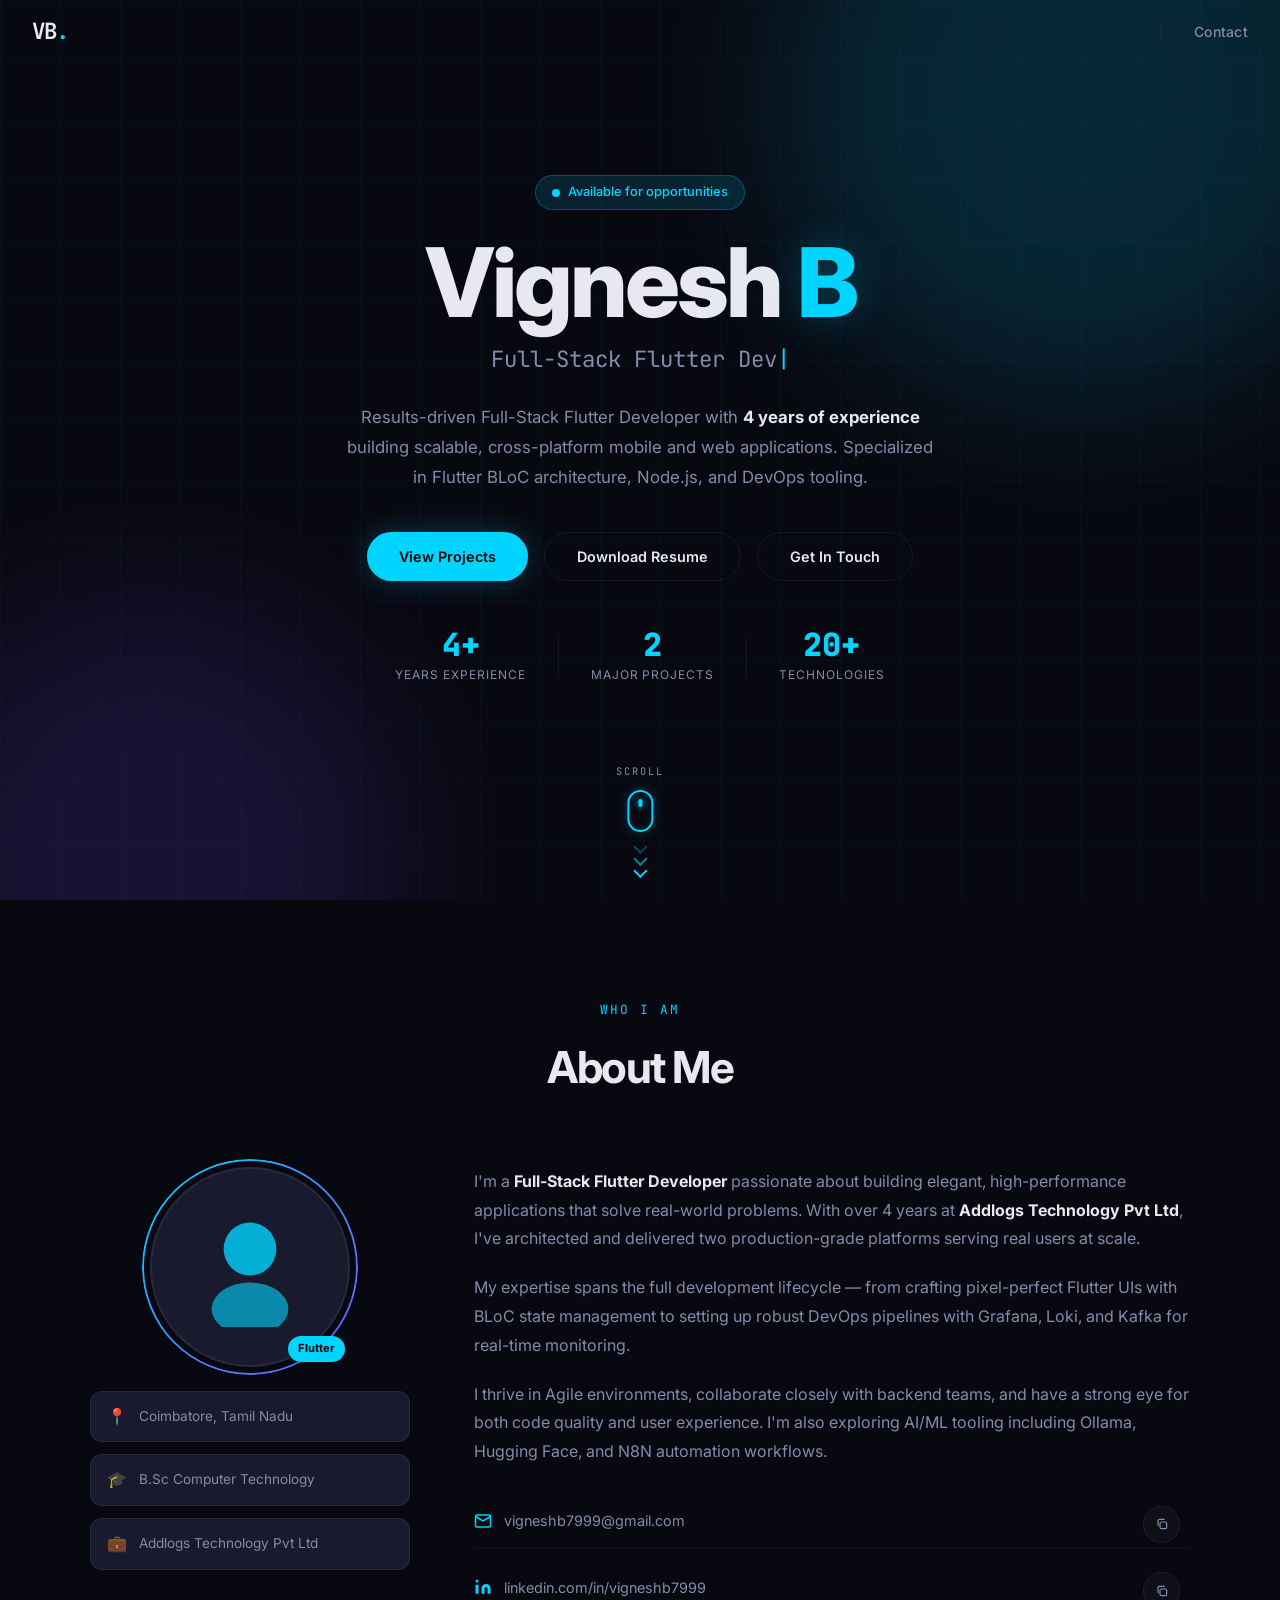
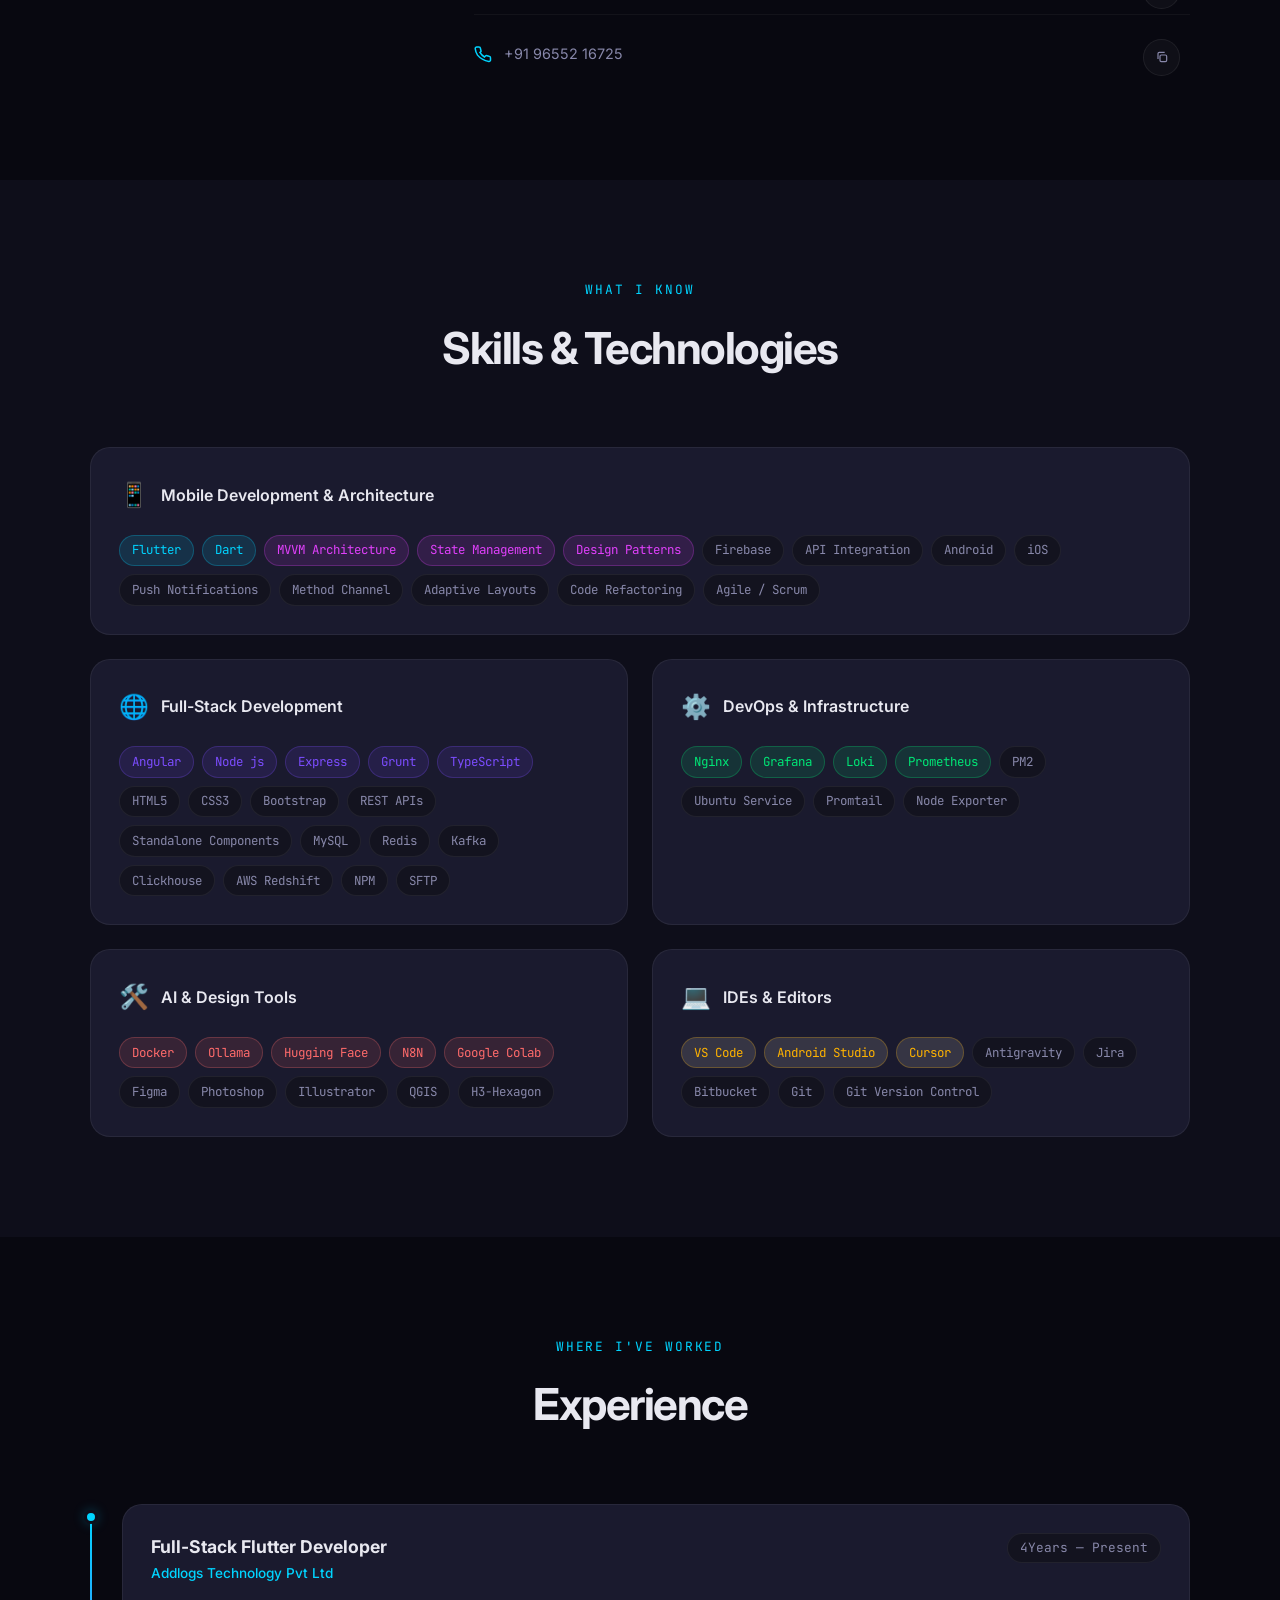
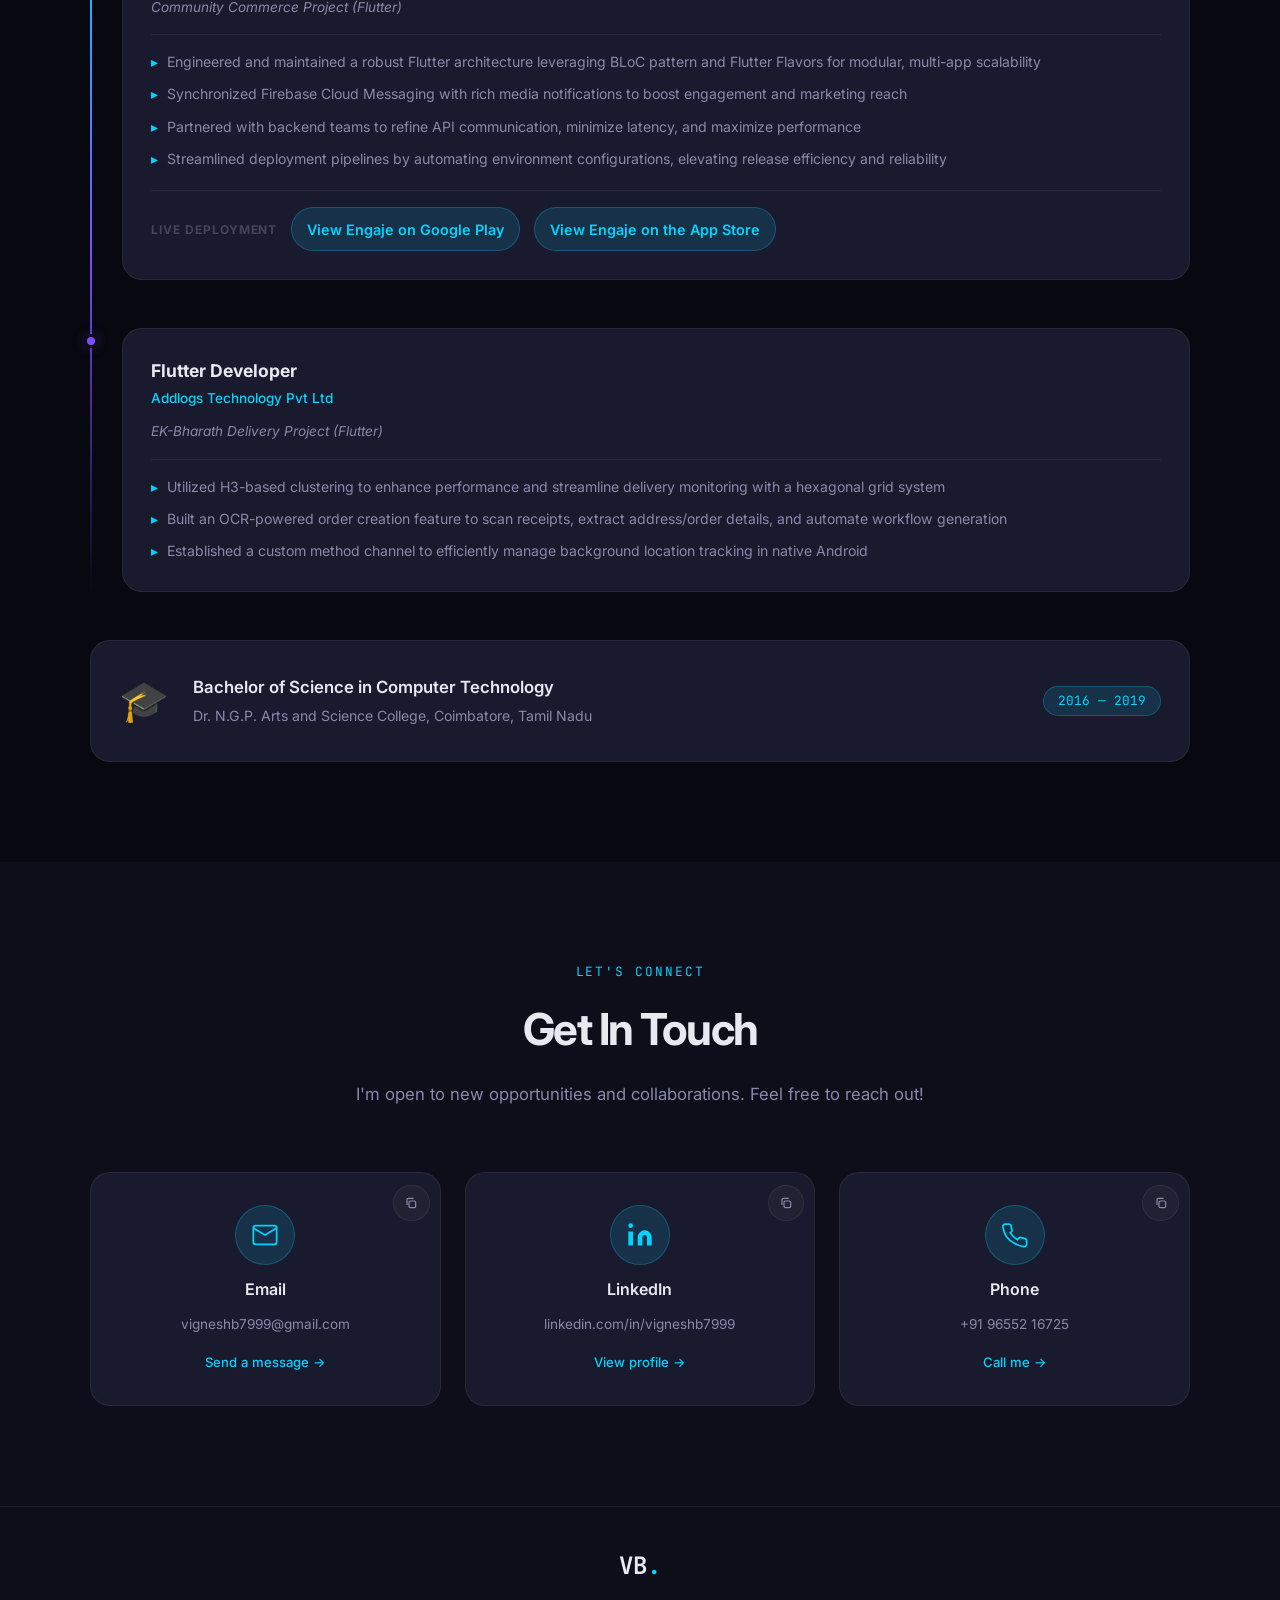
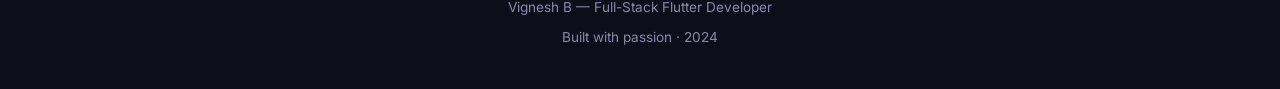
<file: index.html>
<!DOCTYPE html>
<html lang="en">
<head>
  <meta charset="UTF-8" />
  <meta name="viewport" content="width=device-width, initial-scale=1.0" />
  <title>Vignesh B — Full-Stack Flutter Developer</title>
  <link rel="icon" type="image/svg+xml" href="assets/favicon.svg" />
  <link rel="stylesheet" href="css/style.css" />
  <link href="https://fonts.googleapis.com/css2?family=Inter:wght@300;400;500;600;700;800&family=JetBrains+Mono:wght@400;500&display=swap" rel="stylesheet" />
</head>
<body>

  <!-- Navbar -->
  <nav class="navbar" id="navbar">
    <a href="index.html" class="nav-logo">VB<span class="dot">.</span></a>
    <ul class="nav-links">
      <!-- <li><a href="index.html" class="nav-active">Home</a></li> -->
      <!-- <li class="nav-sep"></li> -->
      <!-- <li><a href="flutter.html" class="nav-tech" style="--tc:#00d4ff">Flutter</a></li>
      <li><a href="angular.html" class="nav-tech" style="--tc:#dd0031">Angular</a></li>
      <li><a href="nodejs.html" class="nav-tech" style="--tc:#68a063">Node.js</a></li>
      <li><a href="devops.html" class="nav-tech" style="--tc:#ff9800">DevOps</a></li> -->
      <li class="nav-sep"></li>
      <li><a href="#contact">Contact</a></li>
    </ul>
    <!-- <button class="hamburger" id="hamburger" aria-label="Menu">
      <span></span><span></span><span></span>
    </button> -->
  </nav>

  <!-- Mobile Menu -->
  <!-- <div class="mobile-menu" id="mobileMenu">
    <ul>
      <li><a href="index.html" onclick="closeMobileMenu()">Home</a></li>
      <li><a href="flutter.html" onclick="closeMobileMenu()" style="color:#00d4ff">Flutter</a></li>
      <li><a href="angular.html" onclick="closeMobileMenu()" style="color:#dd0031">Angular</a></li>
      <li><a href="nodejs.html" onclick="closeMobileMenu()" style="color:#68a063">Node.js</a></li>
      <li><a href="devops.html" onclick="closeMobileMenu()" style="color:#ff9800">DevOps</a></li>
      <li><a href="#contact" onclick="closeMobileMenu()">Contact</a></li>
    </ul>
  </div> -->

  <!-- Hero Section -->
  <section class="hero" id="home">
    <div class="hero-bg">
      <div class="orb orb-1"></div>
      <div class="orb orb-2"></div>
      <div class="grid-overlay"></div>
    </div>
    <div class="hero-content">
      <div class="hero-badge">
        <span class="badge-dot"></span>
        Available for opportunities
      </div>
      <h1 class="hero-name">Vignesh <span class="highlight">B</span></h1>
      <div class="hero-title">
        <span class="typed-text" id="typedText"></span><span class="cursor">|</span>
      </div>
      <p class="hero-summary">
        Results-driven Full-Stack Flutter Developer with <strong>4 years of experience</strong> building
        scalable, cross-platform mobile and web applications. Specialized in Flutter BLoC architecture,
        Node.js, and DevOps tooling.
      </p>
      <div class="hero-actions">
        <a href="#projects" class="btn btn-primary">View Projects</a>
        <a href="assets/resume.pdf" class="btn btn-outline" download="Vignesh-B-Resume.pdf">Download Resume</a>
        <a href="#contact" class="btn btn-outline">Get In Touch</a>
      </div>
      <div class="hero-stats">
        <div class="stat">
          <span class="stat-num">4+</span>
          <span class="stat-label">Years Experience</span>
        </div>
        <div class="stat-divider"></div>
        <div class="stat">
          <span class="stat-num">2</span>
          <span class="stat-label">Major Projects</span>
        </div>
        <div class="stat-divider"></div>
        <div class="stat">
          <span class="stat-num">20+</span>
          <span class="stat-label">Technologies</span>
        </div>
      </div>
    </div>
    <div class="scroll-indicator">
      <span class="scroll-label">Scroll</span>
      <div class="scroll-mouse">
        <div class="scroll-wheel"></div>
      </div>
      <div class="scroll-arrows">
        <span></span>
        <span></span>
        <span></span>
      </div>
    </div>
  </section>

  <!-- About Section -->
  <section class="section" id="about">
    <div class="container">
      <div class="section-header">
        <span class="section-tag">Who I Am</span>
        <h2 class="section-title">About Me</h2>
      </div>
      <div class="about-grid">
        <div class="about-avatar">
          <div class="avatar-wrapper">
            <div class="avatar-placeholder">
              <svg viewBox="0 0 100 100" xmlns="http://www.w3.org/2000/svg">
                <circle cx="50" cy="35" r="22" fill="#00d4ff" opacity="0.8"/>
                <ellipse cx="50" cy="85" rx="32" ry="22" fill="#00d4ff" opacity="0.6"/>
              </svg>
            </div>
            <div class="avatar-ring"></div>
            <div class="avatar-badge">
              <span>Flutter</span>
            </div>
          </div>
          <div class="about-info-cards">
            <div class="info-card">
              <span class="info-icon">📍</span>
              <span>Coimbatore, Tamil Nadu</span>
            </div>
            <div class="info-card">
              <span class="info-icon">🎓</span>
              <span>B.Sc Computer Technology</span>
            </div>
            <div class="info-card">
              <span class="info-icon">💼</span>
              <span>Addlogs Technology Pvt Ltd</span>
            </div>
          </div>
        </div>
        <div class="about-text">
          <p>
            I'm a <strong>Full-Stack Flutter Developer</strong> passionate about building elegant,
            high-performance applications that solve real-world problems. With over 4 years at
            <strong>Addlogs Technology Pvt Ltd</strong>, I've architected and delivered two
            production-grade platforms serving real users at scale.
          </p>
          <p>
            My expertise spans the full development lifecycle — from crafting pixel-perfect Flutter UIs
            with BLoC state management to setting up robust DevOps pipelines with Grafana, Loki, and
            Kafka for real-time monitoring.
          </p>
          <p>
            I thrive in Agile environments, collaborate closely with backend teams, and have a strong
            eye for both code quality and user experience. I'm also exploring AI/ML tooling including
            Ollama, Hugging Face, and N8N automation workflows.
          </p>
          <div class="about-contact-links">
            <div class="contact-link-row">
              <button type="button" class="copy-btn contact-copy-corner" data-copy="vigneshb7999@gmail.com" data-label="Email" data-feedback="Copy" aria-label="Copy email address" title="Copy email address">
                <svg viewBox="0 0 24 24" fill="none" stroke="currentColor" stroke-width="1.8" aria-hidden="true">
                  <rect x="9" y="9" width="10" height="10" rx="2"></rect>
                  <path d="M6 15V7a2 2 0 0 1 2-2h8"></path>
                </svg>
                <span class="sr-only">Copy email address</span>
              </button>
              <a href="mailto:vigneshb7999@gmail.com" class="contact-link">
                <svg viewBox="0 0 24 24" fill="none" stroke="currentColor" stroke-width="2"><path d="M4 4h16c1.1 0 2 .9 2 2v12c0 1.1-.9 2-2 2H4c-1.1 0-2-.9-2-2V6c0-1.1.9-2 2-2z"/><polyline points="22,6 12,12 2,6"/></svg>
                vigneshb7999@gmail.com
              </a>
            </div>
            <div class="contact-link-row">
              <button type="button" class="copy-btn contact-copy-corner" data-copy="https://linkedin.com/in/vigneshb7999" data-label="LinkedIn URL" data-feedback="Copy" aria-label="Copy LinkedIn URL" title="Copy LinkedIn URL">
                <svg viewBox="0 0 24 24" fill="none" stroke="currentColor" stroke-width="1.8" aria-hidden="true">
                  <rect x="9" y="9" width="10" height="10" rx="2"></rect>
                  <path d="M6 15V7a2 2 0 0 1 2-2h8"></path>
                </svg>
                <span class="sr-only">Copy LinkedIn URL</span>
              </button>
              <a href="https://linkedin.com/in/vigneshb7999" target="_blank" rel="noopener noreferrer" class="contact-link">
                <svg viewBox="0 0 24 24" fill="currentColor"><path d="M16 8a6 6 0 0 1 6 6v7h-4v-7a2 2 0 0 0-2-2 2 2 0 0 0-2 2v7h-4v-7a6 6 0 0 1 6-6z"/><rect x="2" y="9" width="4" height="12"/><circle cx="4" cy="4" r="2"/></svg>
                linkedin.com/in/vigneshb7999
              </a>
            </div>
            <div class="contact-link-row">
              <button type="button" class="copy-btn contact-copy-corner" data-copy="+91 96552 16725" data-label="Phone number" data-feedback="Copy" aria-label="Copy phone number" title="Copy phone number">
                <svg viewBox="0 0 24 24" fill="none" stroke="currentColor" stroke-width="1.8" aria-hidden="true">
                  <rect x="9" y="9" width="10" height="10" rx="2"></rect>
                  <path d="M6 15V7a2 2 0 0 1 2-2h8"></path>
                </svg>
                <span class="sr-only">Copy phone number</span>
              </button>
              <a href="tel:+919655216725" class="contact-link">
                <svg viewBox="0 0 24 24" fill="none" stroke="currentColor" stroke-width="2"><path d="M22 16.92v3a2 2 0 0 1-2.18 2 19.79 19.79 0 0 1-8.63-3.07A19.5 19.5 0 0 1 4.69 13.5a19.79 19.79 0 0 1-3.07-8.67A2 2 0 0 1 3.6 2.69h3a2 2 0 0 1 2 1.72 12.84 12.84 0 0 0 .7 2.81 2 2 0 0 1-.45 2.11L7.91 9.91a16 16 0 0 0 6.08 6.08l1.27-1.27a2 2 0 0 1 2.11-.45 12.84 12.84 0 0 0 2.81.7A2 2 0 0 1 22 16.92z"/></svg>
                +91 96552 16725
              </a>
            </div>
          </div>
        </div>
      </div>
    </div>
  </section>

  <!-- Skills Section -->
  <section class="section section-alt" id="skills">
    <div class="container">
      <div class="section-header">
        <span class="section-tag">What I Know</span>
        <h2 class="section-title">Skills & Technologies</h2>
      </div>
      <div class="skills-grid">

        <div class="skill-category skill-category-wide">
          <div class="skill-category-header">
            <span class="skill-icon">📱</span>
            <h3>Mobile Development & Architecture</h3>
          </div>
          <div class="skill-tags">
            <span class="tag tag-primary">Flutter</span>
            <span class="tag tag-primary">Dart</span>
            <span class="tag tag-arch">MVVM Architecture</span>
            <span class="tag tag-arch">State Management</span>
            <span class="tag tag-arch">Design Patterns</span>
            <span class="tag">Firebase</span>
            <span class="tag">API Integration</span>
            <span class="tag">Android</span>
            <span class="tag">iOS</span>
            <span class="tag">Push Notifications</span>
            <span class="tag">Method Channel</span>
            <span class="tag">Adaptive Layouts</span>
            <span class="tag">Code Refactoring</span>
            <span class="tag">Agile / Scrum</span>
          </div>
        </div>

        <div class="skill-category">
          <div class="skill-category-header">
            <span class="skill-icon">🌐</span>
            <h3>Full-Stack Development</h3>
          </div>
          <div class="skill-tags">
            <span class="tag tag-secondary">Angular</span>
            <span class="tag tag-secondary">Node js</span>
            <span class="tag tag-secondary">Express</span>
            <span class="tag tag-secondary">Grunt</span>
            <span class="tag tag-secondary">TypeScript</span>
            <span class="tag">HTML5</span>
            <span class="tag">CSS3</span>
            <span class="tag">Bootstrap</span>
            <span class="tag">REST APIs</span>
            <span class="tag">Standalone Components</span>
            <span class="tag">MySQL</span>
            <span class="tag">Redis</span>
            <span class="tag">Kafka</span>
            <span class="tag">Clickhouse</span>
            <span class="tag">AWS Redshift</span>
            <span class="tag">NPM</span>
            <span class="tag">SFTP</span>
          </div>
        </div>

        <div class="skill-category">
          <div class="skill-category-header">
            <span class="skill-icon">⚙️</span>
            <h3>DevOps & Infrastructure</h3>
          </div>
          <div class="skill-tags">
            <span class="tag tag-devops">Nginx</span>
            <span class="tag tag-devops">Grafana</span>
            <span class="tag tag-devops">Loki</span>
            <span class="tag tag-devops">Prometheus</span>
            <span class="tag">PM2</span>
            <span class="tag">Ubuntu Service</span>
            <span class="tag">Promtail</span>
            <span class="tag">Node Exporter</span>
          </div>
        </div>

        <div class="skill-category">
          <div class="skill-category-header">
            <span class="skill-icon">🛠️</span>
            <h3>AI & Design Tools</h3>
          </div>
          <div class="skill-tags">
            <span class="tag tag-ai">Docker</span>
            <span class="tag tag-ai">Ollama</span>
            <span class="tag tag-ai">Hugging Face</span>
            <span class="tag tag-ai">N8N</span>
            <span class="tag tag-ai">Google Colab</span>
            <span class="tag">Figma</span>
            <span class="tag">Photoshop</span>
            <span class="tag">Illustrator</span>
            <span class="tag">QGIS</span>
            <span class="tag">H3-Hexagon</span>
          </div>
        </div>

        <div class="skill-category">
          <div class="skill-category-header">
            <span class="skill-icon">💻</span>
            <h3>IDEs & Editors</h3>
          </div>
          <div class="skill-tags">
            <span class="tag tag-ide">VS Code</span>
            <span class="tag tag-ide">Android Studio</span>
            <span class="tag tag-ide">Cursor</span>
            <span class="tag">Antigravity</span>
            <span class="tag">Jira</span>
            <span class="tag">Bitbucket</span>
            <span class="tag">Git</span>
            <span class="tag">Git Version Control</span>
          </div>
        </div>


      </div>
    </div>
  </section>

  <!-- Experience Section -->
  <section class="section" id="experience">
    <div class="container">
      <div class="section-header">
        <span class="section-tag">Where I've Worked</span>
        <h2 class="section-title">Experience</h2>
      </div>
      <div class="timeline">

        <div class="timeline-item">
          <div class="timeline-dot"></div>
          <div class="timeline-content">
            <div class="timeline-header">
              <div>
                <h3 class="timeline-role">Full-Stack Flutter Developer</h3>
                <span class="timeline-company">Addlogs Technology Pvt Ltd</span>
              </div>
              <span class="timeline-period">4Years — Present</span>
            </div>
            <p class="timeline-project">Community Commerce Project (Flutter)</p>
            <ul class="timeline-points">
              <li>Engineered and maintained a robust Flutter architecture leveraging BLoC pattern and Flutter Flavors for modular, multi-app scalability</li>
              <li>Synchronized Firebase Cloud Messaging with rich media notifications to boost engagement and marketing reach</li>
              <li>Partnered with backend teams to refine API communication, minimize latency, and maximize performance</li>
              <li>Streamlined deployment pipelines by automating environment configurations, elevating release efficiency and reliability</li>
            </ul>
            <div class="timeline-deployment">
              <span class="timeline-deployment-label">Live Deployment</span>
              <a
                href="https://play.google.com/store/apps/developer?id=Engaje+Community&hl=en"
                target="_blank"
                rel="noopener noreferrer"
                class="timeline-deployment-link"
              >
                View Engaje on Google Play
              </a>
              <a
                href="https://apps.apple.com/us/developer/ca-management-services-pty-ltd/id1517774663"
                target="_blank"
                rel="noopener noreferrer"
                class="timeline-deployment-link"
              >
                View Engaje on the App Store
              </a>
            </div>
          </div>
        </div>

        <div class="timeline-item">
          <div class="timeline-dot timeline-dot-secondary"></div>
          <div class="timeline-content">
            <div class="timeline-header">
              <div>
                <h3 class="timeline-role">Flutter Developer</h3>
                <span class="timeline-company">Addlogs Technology Pvt Ltd</span>
              </div>
            </div>
            <p class="timeline-project">EK-Bharath Delivery Project (Flutter)</p>
            <ul class="timeline-points">
              <li>Utilized H3-based clustering to enhance performance and streamline delivery monitoring with a hexagonal grid system</li>
              <li>Built an OCR-powered order creation feature to scan receipts, extract address/order details, and automate workflow generation</li>
              <li>Established a custom method channel to efficiently manage background location tracking in native Android</li>
            </ul>
          </div>
        </div>

      </div>

      <!-- Education -->
      <div class="education-card">
        <div class="education-icon">🎓</div>
        <div class="education-info">
          <h3>Bachelor of Science in Computer Technology</h3>
          <p>Dr. N.G.P. Arts and Science College, Coimbatore, Tamil Nadu</p>
        </div>
        <span class="education-period">2016 — 2019</span>
      </div>

    </div>
  </section>

  <!-- Contact Section -->
  <section class="section section-alt" id="contact">
    <div class="container">
      <div class="section-header">
        <span class="section-tag">Let's Connect</span>
        <h2 class="section-title">Get In Touch</h2>
        <p class="section-subtitle">
          I'm open to new opportunities and collaborations. Feel free to reach out!
        </p>
      </div>
      <div class="contact-grid">
        <div class="contact-card">
          <button type="button" class="copy-btn contact-copy-corner" data-copy="vigneshb7999@gmail.com" data-label="Email" data-feedback="Copy" aria-label="Copy email address" title="Copy email address">
            <svg viewBox="0 0 24 24" fill="none" stroke="currentColor" stroke-width="1.8" aria-hidden="true">
              <rect x="9" y="9" width="10" height="10" rx="2"></rect>
              <path d="M6 15V7a2 2 0 0 1 2-2h8"></path>
            </svg>
            <span class="sr-only">Copy email address</span>
          </button>
          <div class="contact-card-icon">
            <svg viewBox="0 0 24 24" fill="none" stroke="currentColor" stroke-width="1.5">
              <path d="M4 4h16c1.1 0 2 .9 2 2v12c0 1.1-.9 2-2 2H4c-1.1 0-2-.9-2-2V6c0-1.1.9-2 2-2z"/>
              <polyline points="22,6 12,12 2,6"/>
            </svg>
          </div>
          <h3>Email</h3>
          <p>vigneshb7999@gmail.com</p>
          <div class="contact-card-actions">
            <a href="mailto:vigneshb7999@gmail.com" class="contact-card-action">Send a message →</a>
          </div>
        </div>
        <div class="contact-card">
          <button type="button" class="copy-btn contact-copy-corner" data-copy="https://linkedin.com/in/vigneshb7999" data-label="LinkedIn URL" data-feedback="Copy" aria-label="Copy LinkedIn URL" title="Copy LinkedIn URL">
            <svg viewBox="0 0 24 24" fill="none" stroke="currentColor" stroke-width="1.8" aria-hidden="true">
              <rect x="9" y="9" width="10" height="10" rx="2"></rect>
              <path d="M6 15V7a2 2 0 0 1 2-2h8"></path>
            </svg>
            <span class="sr-only">Copy LinkedIn URL</span>
          </button>
          <div class="contact-card-icon">
            <svg viewBox="0 0 24 24" fill="currentColor">
              <path d="M16 8a6 6 0 0 1 6 6v7h-4v-7a2 2 0 0 0-2-2 2 2 0 0 0-2 2v7h-4v-7a6 6 0 0 1 6-6z"/>
              <rect x="2" y="9" width="4" height="12"/>
              <circle cx="4" cy="4" r="2"/>
            </svg>
          </div>
          <h3>LinkedIn</h3>
          <p>linkedin.com/in/vigneshb7999</p>
          <div class="contact-card-actions">
            <a href="https://linkedin.com/in/vigneshb7999" target="_blank" rel="noopener noreferrer" class="contact-card-action">View profile →</a>
          </div>
        </div>
        <div class="contact-card">
          <button type="button" class="copy-btn contact-copy-corner" data-copy="+91 96552 16725" data-label="Phone number" data-feedback="Copy" aria-label="Copy phone number" title="Copy phone number">
            <svg viewBox="0 0 24 24" fill="none" stroke="currentColor" stroke-width="1.8" aria-hidden="true">
              <rect x="9" y="9" width="10" height="10" rx="2"></rect>
              <path d="M6 15V7a2 2 0 0 1 2-2h8"></path>
            </svg>
            <span class="sr-only">Copy phone number</span>
          </button>
          <div class="contact-card-icon">
            <svg viewBox="0 0 24 24" fill="none" stroke="currentColor" stroke-width="1.5">
              <path d="M22 16.92v3a2 2 0 0 1-2.18 2 19.79 19.79 0 0 1-8.63-3.07A19.5 19.5 0 0 1 4.69 13.5a19.79 19.79 0 0 1-3.07-8.67A2 2 0 0 1 3.6 2.69h3a2 2 0 0 1 2 1.72 12.84 12.84 0 0 0 .7 2.81 2 2 0 0 1-.45 2.11L7.91 9.91a16 16 0 0 0 6.08 6.08l1.27-1.27a2 2 0 0 1 2.11-.45 12.84 12.84 0 0 0 2.81.7A2 2 0 0 1 22 16.92z"/>
            </svg>
          </div>
          <h3>Phone</h3>
          <p>+91 96552 16725</p>
          <div class="contact-card-actions">
            <a href="tel:+919655216725" class="contact-card-action">Call me →</a>
          </div>
        </div>
      </div>
    </div>
  </section>

  <!-- Footer -->
  <footer class="footer">
    <div class="container">
      <div class="footer-content">
        <div class="footer-logo">VB<span class="dot">.</span></div>
        <p>Vignesh B — Full-Stack Flutter Developer</p>
        <p class="footer-copy">Built with passion · 2024</p>
      </div>
    </div>
  </footer>

  <script src="js/script.js"></script>
</body>
</html>
</file>
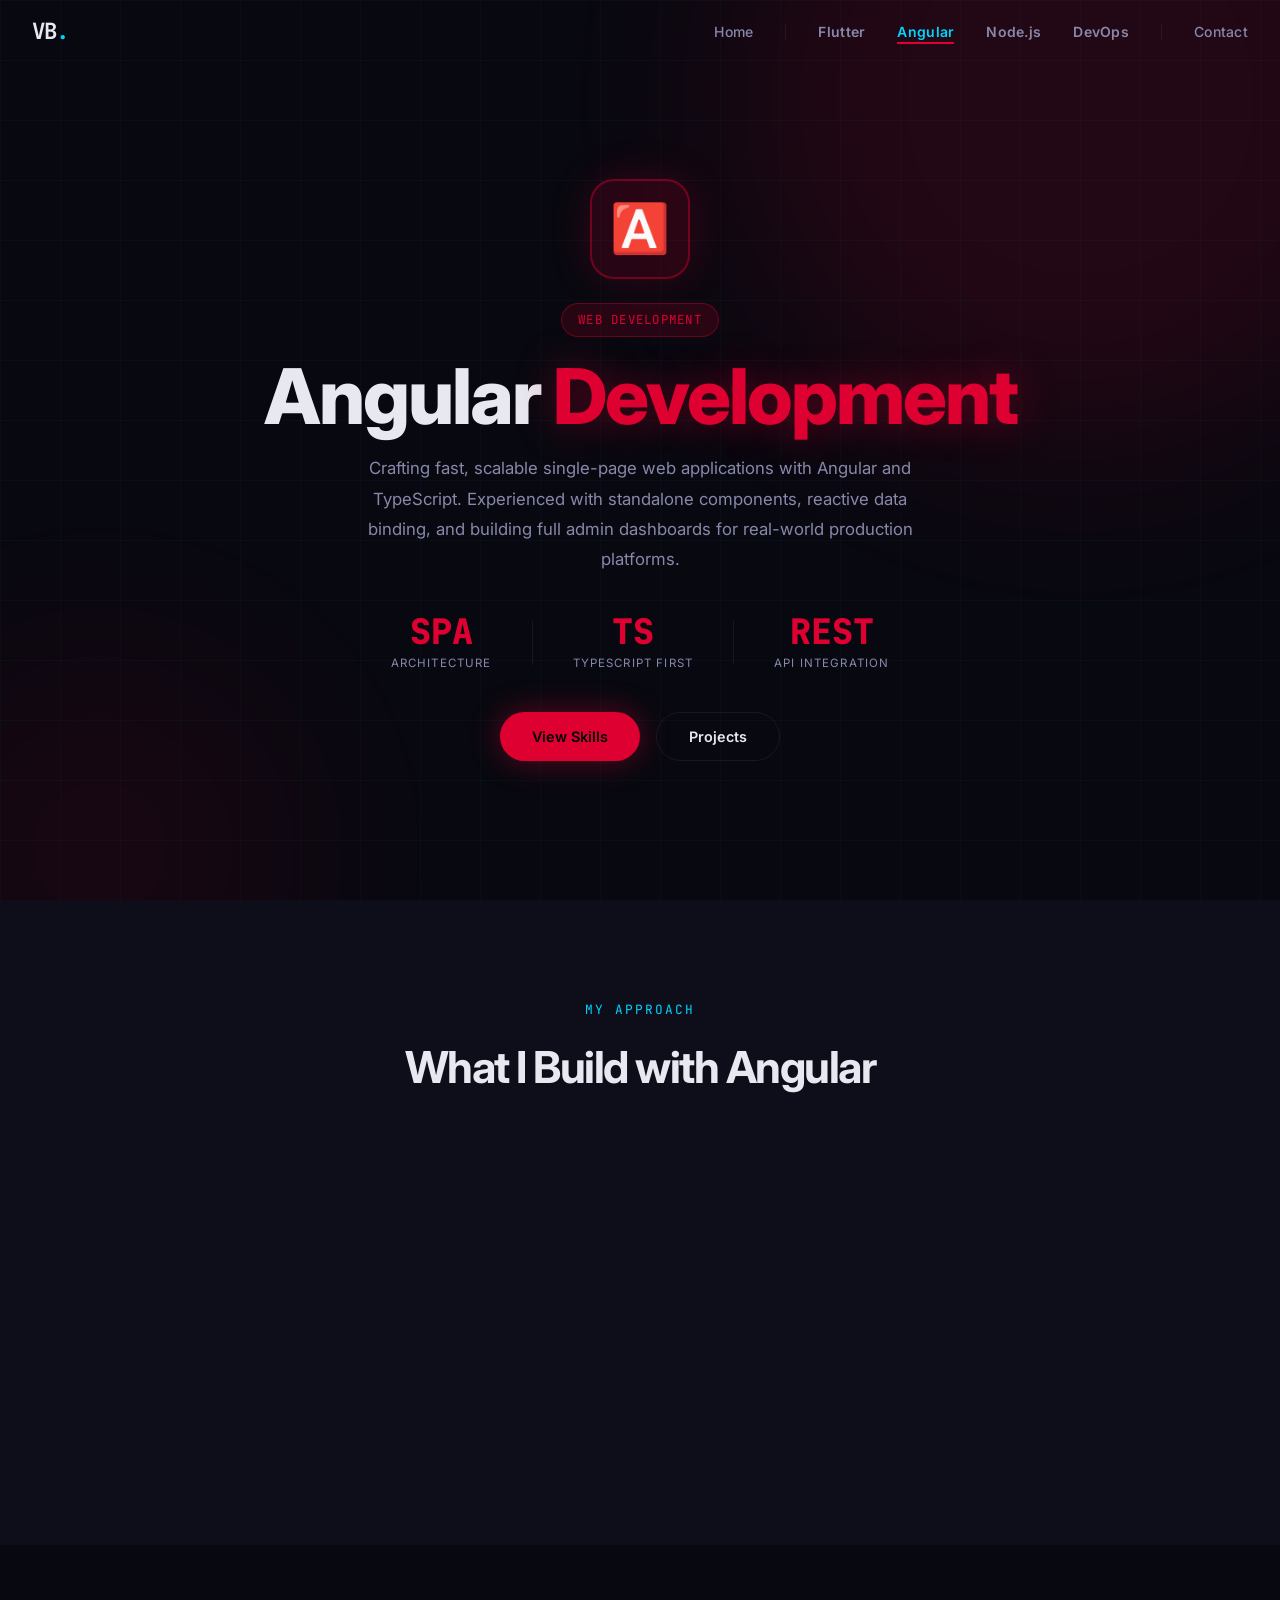
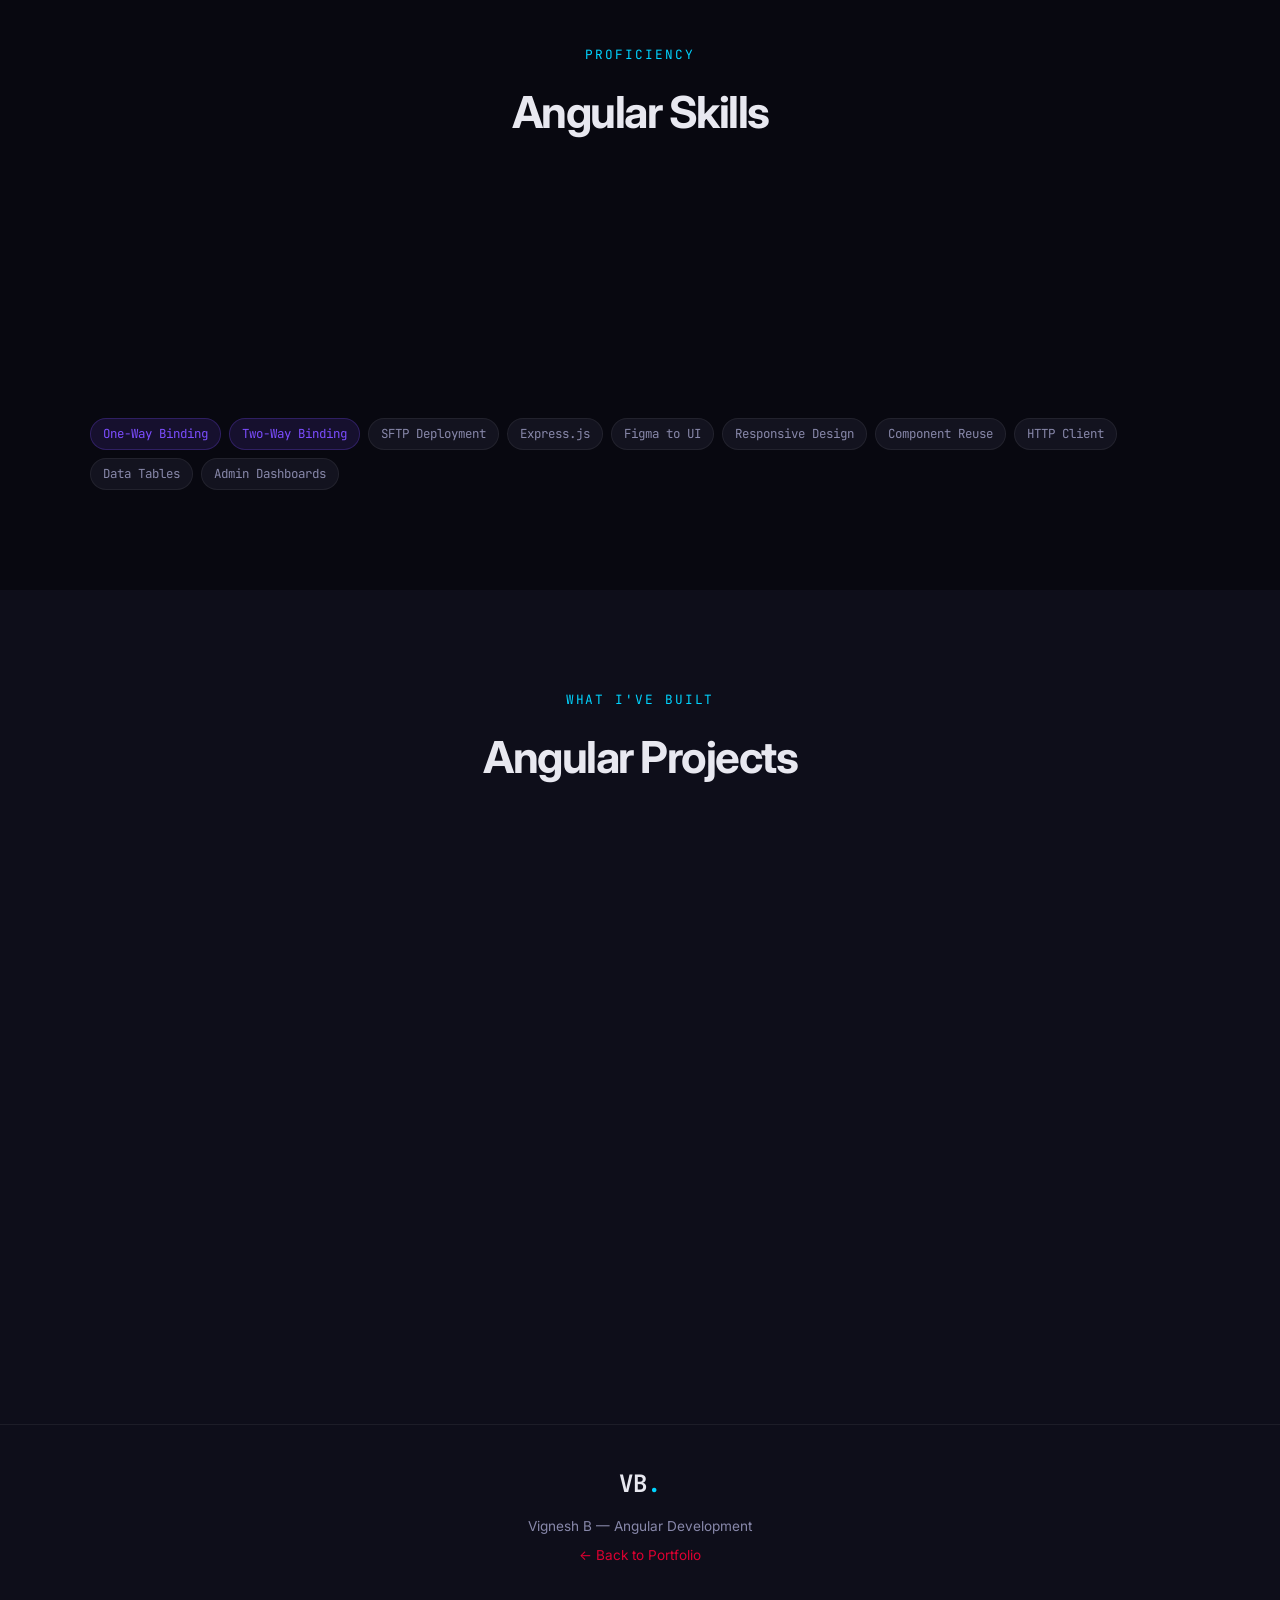
<file: angular.html>
<!DOCTYPE html>
<html lang="en">
<head>
  <meta charset="UTF-8" />
  <meta name="viewport" content="width=device-width, initial-scale=1.0" />
  <title>Angular — Vignesh B</title>
  <link rel="stylesheet" href="css/style.css" />
  <link href="https://fonts.googleapis.com/css2?family=Inter:wght@300;400;500;600;700;800&family=JetBrains+Mono:wght@400;500&display=swap" rel="stylesheet" />
  <style>:root { --pa: #dd0031; }</style>
</head>
<body>

  <!-- Navbar -->
  <nav class="navbar" id="navbar">
    <a href="index.html" class="nav-logo">VB<span class="dot">.</span></a>
    <ul class="nav-links">
      <li><a href="index.html">Home</a></li>
      <li class="nav-sep"></li>
      <li><a href="flutter.html" class="nav-tech" style="--tc:#00d4ff">Flutter</a></li>
      <li><a href="angular.html" class="nav-tech nav-active" style="--tc:#dd0031">Angular</a></li>
      <li><a href="nodejs.html" class="nav-tech" style="--tc:#68a063">Node.js</a></li>
      <li><a href="devops.html" class="nav-tech" style="--tc:#ff9800">DevOps</a></li>
      <li class="nav-sep"></li>
      <li><a href="index.html#contact">Contact</a></li>
    </ul>
    <button class="hamburger" id="hamburger" aria-label="Menu">
      <span></span><span></span><span></span>
    </button>
  </nav>

  <!-- Mobile Menu -->
  <div class="mobile-menu" id="mobileMenu">
    <ul>
      <li><a href="index.html" onclick="closeMobileMenu()">Home</a></li>
      <li><a href="flutter.html" onclick="closeMobileMenu()" style="color:#00d4ff">Flutter</a></li>
      <li><a href="angular.html" onclick="closeMobileMenu()" style="color:#dd0031">Angular</a></li>
      <li><a href="nodejs.html" onclick="closeMobileMenu()" style="color:#68a063">Node.js</a></li>
      <li><a href="devops.html" onclick="closeMobileMenu()" style="color:#ff9800">DevOps</a></li>
      <li><a href="index.html#contact" onclick="closeMobileMenu()">Contact</a></li>
    </ul>
  </div>

  <!-- Hero -->
  <section class="tech-hero">
    <div class="tech-hero-bg">
      <div class="tech-orb tech-orb-1"></div>
      <div class="tech-orb tech-orb-2"></div>
      <div class="grid-overlay"></div>
    </div>
    <div class="tech-hero-content">
      <div class="tech-icon-wrap">🅰️</div>
      <div class="tech-page-badge">Web Development</div>
      <h1 class="tech-hero-title">Angular <span>Development</span></h1>
      <p class="tech-hero-sub">
        Crafting fast, scalable single-page web applications with Angular and TypeScript.
        Experienced with standalone components, reactive data binding, and building
        full admin dashboards for real-world production platforms.
      </p>
      <div class="tech-stats">
        <div class="tech-stat">
          <span class="tech-stat-num">SPA</span>
          <span class="tech-stat-label">Architecture</span>
        </div>
        <div class="tech-stat-divider"></div>
        <div class="tech-stat">
          <span class="tech-stat-num">TS</span>
          <span class="tech-stat-label">TypeScript First</span>
        </div>
        <div class="tech-stat-divider"></div>
        <div class="tech-stat">
          <span class="tech-stat-num">REST</span>
          <span class="tech-stat-label">API Integration</span>
        </div>
      </div>
      <div class="tech-hero-actions">
        <a href="#skills" class="btn btn-tech">View Skills</a>
        <a href="#projects" class="btn btn-outline">Projects</a>
      </div>
    </div>
  </section>

  <!-- Overview -->
  <section class="section section-alt">
    <div class="container">
      <div class="section-header">
        <span class="section-tag">My Approach</span>
        <h2 class="section-title">What I Build with Angular</h2>
      </div>
      <div class="overview-grid">
        <div class="overview-card fade-up">
          <span class="overview-icon">🧩</span>
          <h3>Component Architecture</h3>
          <p>Building reusable, standalone Angular components with clean one-way and two-way data binding — structured for scalability and easy maintenance across large web apps.</p>
        </div>
        <div class="overview-card fade-up">
          <span class="overview-icon">🔗</span>
          <h3>API-Driven Interfaces</h3>
          <p>Integrating RESTful APIs with Angular's HTTP client to build dynamic dashboards, data tables, and real-time views — connecting seamlessly with Node.js backends.</p>
        </div>
        <div class="overview-card fade-up">
          <span class="overview-icon">📱</span>
          <h3>Responsive Web UIs</h3>
          <p>Creating mobile-friendly, responsive web interfaces with Bootstrap and CSS — matching design specs from Figma and delivering polished, production-ready layouts.</p>
        </div>
      </div>
    </div>
  </section>

  <!-- Skills -->
  <section class="section" id="skills">
    <div class="container">
      <div class="section-header">
        <span class="section-tag">Proficiency</span>
        <h2 class="section-title">Angular Skills</h2>
      </div>
      <div class="skill-bars-grid">
        <div class="skill-bar-item fade-up">
          <div class="skill-bar-meta">
            <span class="skill-bar-name">Angular</span>
            <span class="skill-bar-level">Advanced</span>
          </div>
          <div class="skill-bar-track"><div class="skill-bar-fill" style="--pct:82%"></div></div>
        </div>
        <div class="skill-bar-item fade-up">
          <div class="skill-bar-meta">
            <span class="skill-bar-name">TypeScript</span>
            <span class="skill-bar-level">Advanced</span>
          </div>
          <div class="skill-bar-track"><div class="skill-bar-fill" style="--pct:85%"></div></div>
        </div>
        <div class="skill-bar-item fade-up">
          <div class="skill-bar-meta">
            <span class="skill-bar-name">HTML5 & CSS3</span>
            <span class="skill-bar-level">Advanced</span>
          </div>
          <div class="skill-bar-track"><div class="skill-bar-fill" style="--pct:88%"></div></div>
        </div>
        <div class="skill-bar-item fade-up">
          <div class="skill-bar-meta">
            <span class="skill-bar-name">Bootstrap</span>
            <span class="skill-bar-level">Advanced</span>
          </div>
          <div class="skill-bar-track"><div class="skill-bar-fill" style="--pct:82%"></div></div>
        </div>
        <div class="skill-bar-item fade-up">
          <div class="skill-bar-meta">
            <span class="skill-bar-name">REST API Integration</span>
            <span class="skill-bar-level">Advanced</span>
          </div>
          <div class="skill-bar-track"><div class="skill-bar-fill" style="--pct:86%"></div></div>
        </div>
        <div class="skill-bar-item fade-up">
          <div class="skill-bar-meta">
            <span class="skill-bar-name">Standalone Components</span>
            <span class="skill-bar-level">Advanced</span>
          </div>
          <div class="skill-bar-track"><div class="skill-bar-fill" style="--pct:80%"></div></div>
        </div>
        <div class="skill-bar-item fade-up">
          <div class="skill-bar-meta">
            <span class="skill-bar-name">Grunt / Build Tools</span>
            <span class="skill-bar-level">Intermediate</span>
          </div>
          <div class="skill-bar-track"><div class="skill-bar-fill" style="--pct:72%"></div></div>
        </div>
        <div class="skill-bar-item fade-up">
          <div class="skill-bar-meta">
            <span class="skill-bar-name">NPM Packages</span>
            <span class="skill-bar-level">Advanced</span>
          </div>
          <div class="skill-bar-track"><div class="skill-bar-fill" style="--pct:80%"></div></div>
        </div>
      </div>
      <div class="tech-tags-row">
        <span class="tag tag-secondary">One-Way Binding</span>
        <span class="tag tag-secondary">Two-Way Binding</span>
        <span class="tag">SFTP Deployment</span>
        <span class="tag">Express.js</span>
        <span class="tag">Figma to UI</span>
        <span class="tag">Responsive Design</span>
        <span class="tag">Component Reuse</span>
        <span class="tag">HTTP Client</span>
        <span class="tag">Data Tables</span>
        <span class="tag">Admin Dashboards</span>
      </div>
    </div>
  </section>

  <!-- Projects -->
  <section class="section section-alt" id="projects">
    <div class="container">
      <div class="section-header">
        <span class="section-tag">What I've Built</span>
        <h2 class="section-title">Angular Projects</h2>
      </div>
      <div class="projects-grid">
        <div class="tech-project-card fade-up">
          <span class="tech-project-label">Angular · TypeScript · REST API</span>
          <div class="project-icon" style="margin-bottom:0.75rem">🏪</div>
          <h3 class="project-title">Community Commerce Web Portal</h3>
          <p class="project-desc">Admin and merchant web dashboard for the Community Commerce platform — built with Angular standalone components and integrated with the Node.js backend.</p>
          <ul class="project-highlights" style="margin-top:1rem">
            <li><span class="highlight-icon">📊</span><span>Real-time data dashboards with Angular's reactive HTTP client integration</span></li>
            <li><span class="highlight-icon">🧩</span><span>Standalone Angular components for modular, reusable UI architecture</span></li>
            <li><span class="highlight-icon">🎨</span><span>Pixel-perfect Figma-to-code implementation with Bootstrap responsive layout</span></li>
            <li><span class="highlight-icon">🔐</span><span>Role-based UI views for stores, admins, and service providers</span></li>
          </ul>
        </div>
        <div class="tech-project-card fade-up">
          <span class="tech-project-label">Angular · TypeScript · Data Visualization</span>
          <div class="project-icon" style="margin-bottom:0.75rem">🚚</div>
          <h3 class="project-title">EK-Bharath Operations Dashboard</h3>
          <p class="project-desc">Web-based operations dashboard for managing delivery partners, tracking orders, and visualizing logistics performance data in real time.</p>
          <ul class="project-highlights" style="margin-top:1rem">
            <li><span class="highlight-icon">📍</span><span>Live delivery partner tracking with map-based status views</span></li>
            <li><span class="highlight-icon">📈</span><span>Order analytics and performance reporting with dynamic data tables</span></li>
            <li><span class="highlight-icon">⚙️</span><span>REST API integration with the Node.js/Express backend services</span></li>
            <li><span class="highlight-icon">📱</span><span>Fully responsive layout for desktop and tablet management views</span></li>
          </ul>
        </div>
      </div>
    </div>
  </section>

  <!-- Footer -->
  <footer class="footer">
    <div class="container">
      <div class="footer-content">
        <div class="footer-logo">VB<span class="dot">.</span></div>
        <p>Vignesh B — Angular Development</p>
        <p class="footer-copy">
          <a href="index.html" style="color:var(--pa);text-decoration:none">← Back to Portfolio</a>
        </p>
      </div>
    </div>
  </footer>

  <script src="js/script.js"></script>
  <script>
    const fills = document.querySelectorAll('.skill-bar-fill');
    const barObserver = new IntersectionObserver((entries) => {
      entries.forEach(e => { if (e.isIntersecting) { e.target.classList.add('animated'); barObserver.unobserve(e.target); } });
    }, { threshold: 0.3 });
    fills.forEach(f => barObserver.observe(f));
  </script>
</body>
</html>
</file>
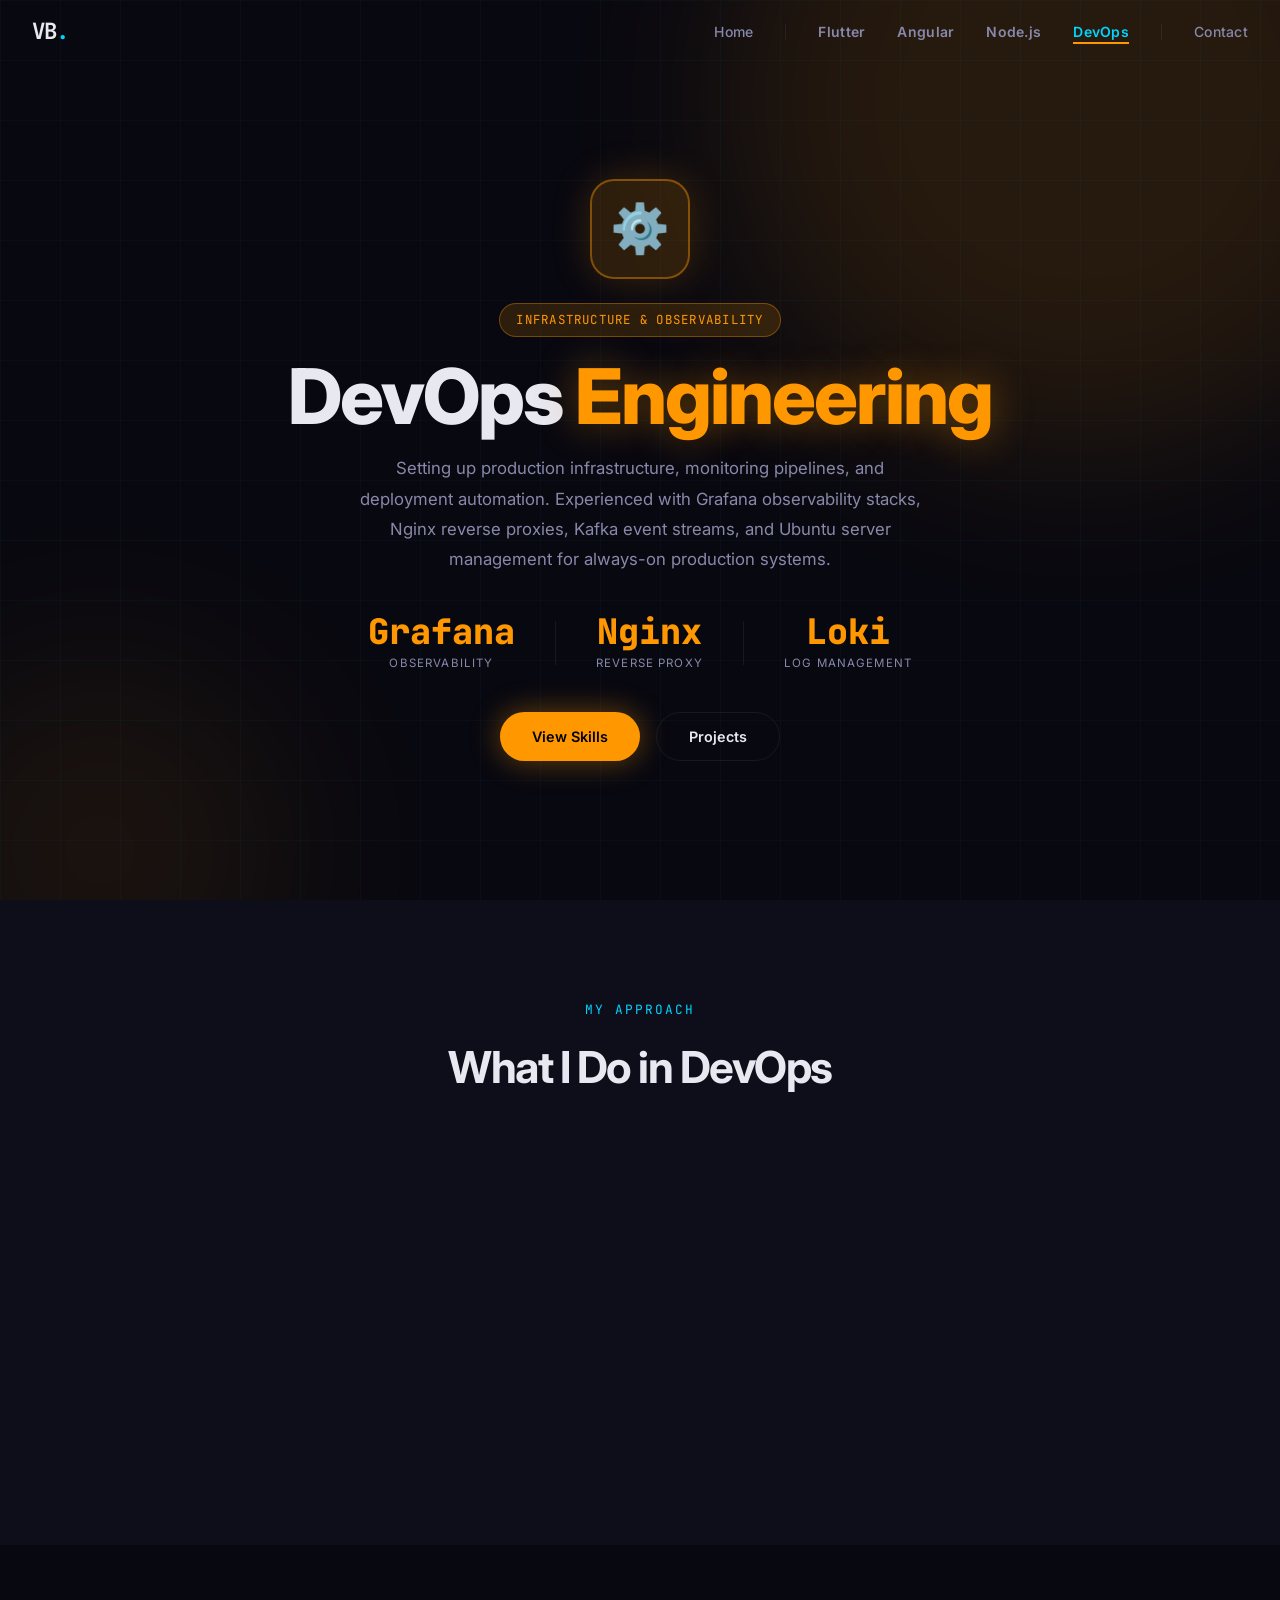
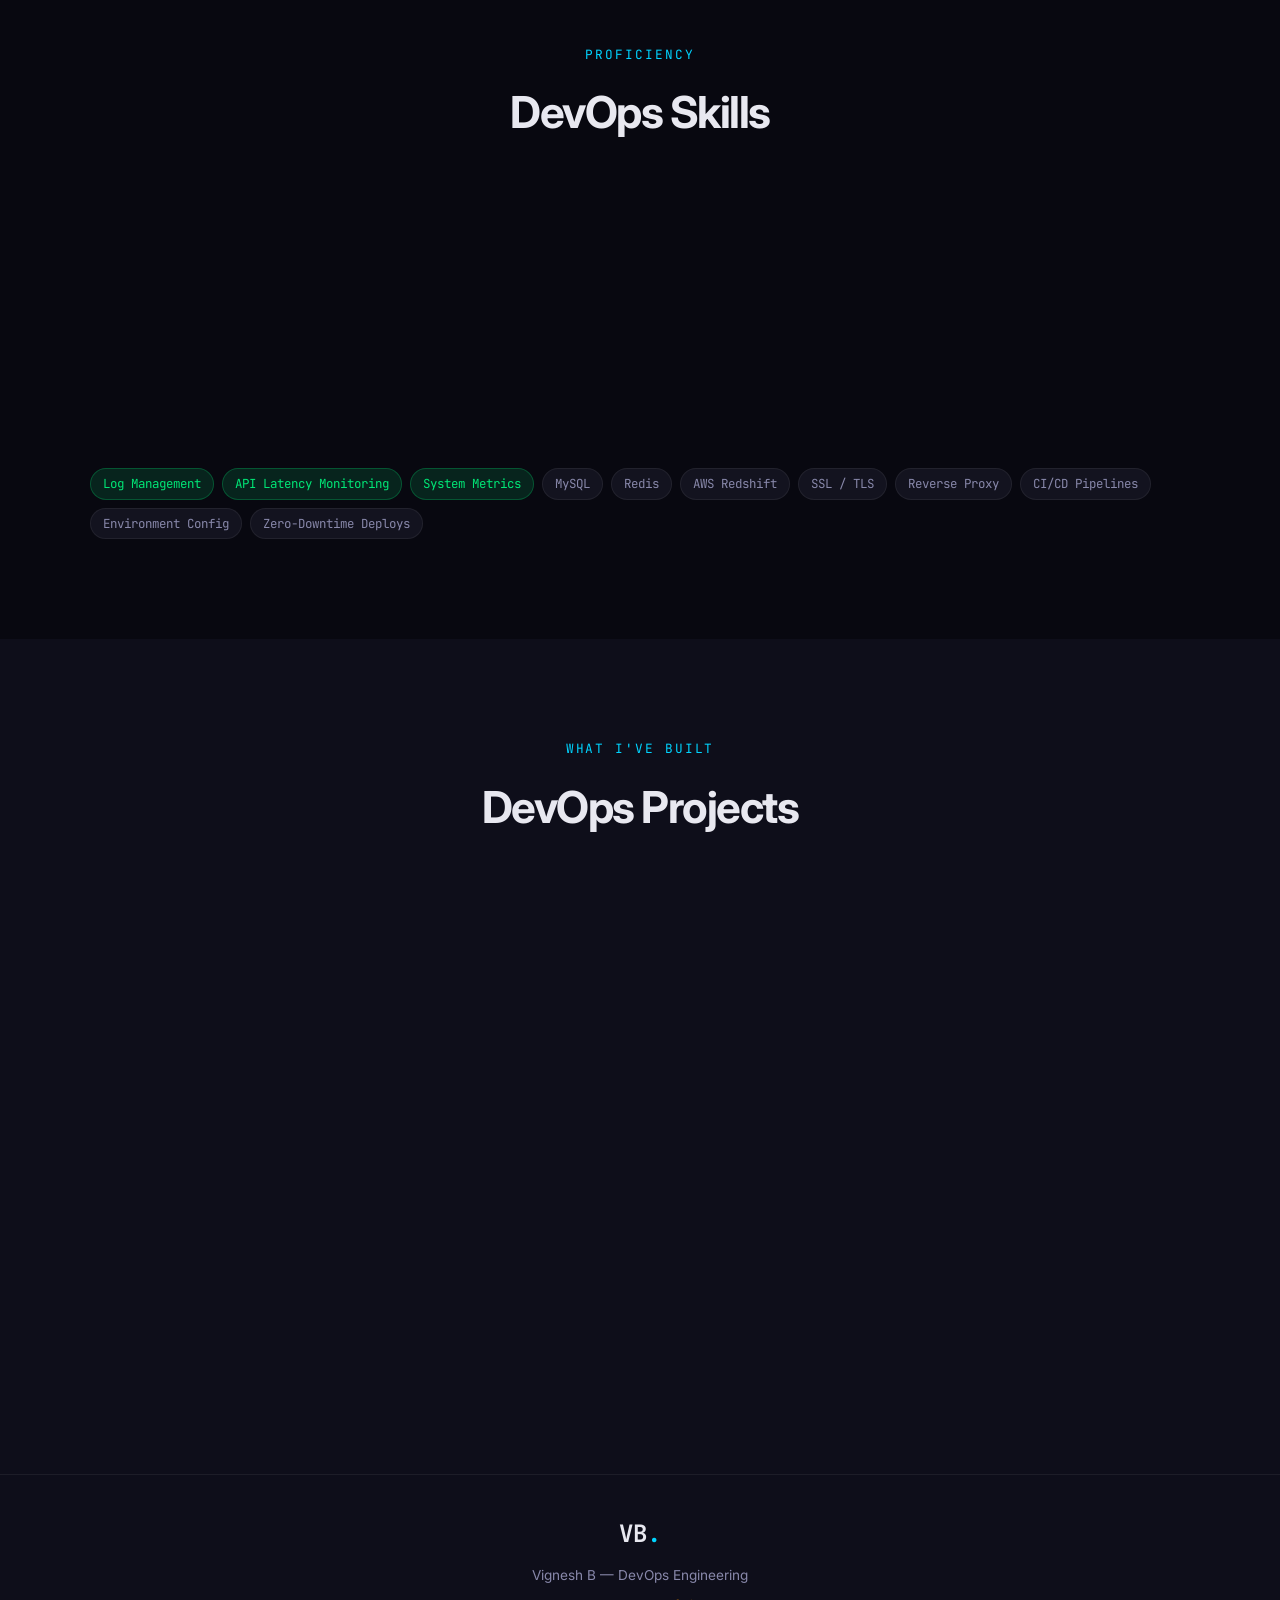
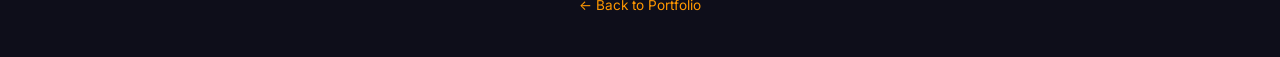
<file: devops.html>
<!DOCTYPE html>
<html lang="en">
<head>
  <meta charset="UTF-8" />
  <meta name="viewport" content="width=device-width, initial-scale=1.0" />
  <title>DevOps — Vignesh B</title>
  <link rel="stylesheet" href="css/style.css" />
  <link href="https://fonts.googleapis.com/css2?family=Inter:wght@300;400;500;600;700;800&family=JetBrains+Mono:wght@400;500&display=swap" rel="stylesheet" />
  <style>:root { --pa: #ff9800; }</style>
</head>
<body>

  <!-- Navbar -->
  <nav class="navbar" id="navbar">
    <a href="index.html" class="nav-logo">VB<span class="dot">.</span></a>
    <ul class="nav-links">
      <li><a href="index.html">Home</a></li>
      <li class="nav-sep"></li>
      <li><a href="flutter.html" class="nav-tech" style="--tc:#00d4ff">Flutter</a></li>
      <li><a href="angular.html" class="nav-tech" style="--tc:#dd0031">Angular</a></li>
      <li><a href="nodejs.html" class="nav-tech" style="--tc:#68a063">Node.js</a></li>
      <li><a href="devops.html" class="nav-tech nav-active" style="--tc:#ff9800">DevOps</a></li>
      <li class="nav-sep"></li>
      <li><a href="index.html#contact">Contact</a></li>
    </ul>
    <button class="hamburger" id="hamburger" aria-label="Menu">
      <span></span><span></span><span></span>
    </button>
  </nav>

  <!-- Mobile Menu -->
  <div class="mobile-menu" id="mobileMenu">
    <ul>
      <li><a href="index.html" onclick="closeMobileMenu()">Home</a></li>
      <li><a href="flutter.html" onclick="closeMobileMenu()" style="color:#00d4ff">Flutter</a></li>
      <li><a href="angular.html" onclick="closeMobileMenu()" style="color:#dd0031">Angular</a></li>
      <li><a href="nodejs.html" onclick="closeMobileMenu()" style="color:#68a063">Node.js</a></li>
      <li><a href="devops.html" onclick="closeMobileMenu()" style="color:#ff9800">DevOps</a></li>
      <li><a href="index.html#contact" onclick="closeMobileMenu()">Contact</a></li>
    </ul>
  </div>

  <!-- Hero -->
  <section class="tech-hero">
    <div class="tech-hero-bg">
      <div class="tech-orb tech-orb-1"></div>
      <div class="tech-orb tech-orb-2"></div>
      <div class="grid-overlay"></div>
    </div>
    <div class="tech-hero-content">
      <div class="tech-icon-wrap">⚙️</div>
      <div class="tech-page-badge">Infrastructure & Observability</div>
      <h1 class="tech-hero-title">DevOps <span>Engineering</span></h1>
      <p class="tech-hero-sub">
        Setting up production infrastructure, monitoring pipelines, and deployment automation.
        Experienced with Grafana observability stacks, Nginx reverse proxies, Kafka event streams,
        and Ubuntu server management for always-on production systems.
      </p>
      <div class="tech-stats">
        <div class="tech-stat">
          <span class="tech-stat-num">Grafana</span>
          <span class="tech-stat-label">Observability</span>
        </div>
        <div class="tech-stat-divider"></div>
        <div class="tech-stat">
          <span class="tech-stat-num">Nginx</span>
          <span class="tech-stat-label">Reverse Proxy</span>
        </div>
        <div class="tech-stat-divider"></div>
        <div class="tech-stat">
          <span class="tech-stat-num">Loki</span>
          <span class="tech-stat-label">Log Management</span>
        </div>
      </div>
      <div class="tech-hero-actions">
        <a href="#skills" class="btn btn-tech">View Skills</a>
        <a href="#projects" class="btn btn-outline">Projects</a>
      </div>
    </div>
  </section>

  <!-- Overview -->
  <section class="section section-alt">
    <div class="container">
      <div class="section-header">
        <span class="section-tag">My Approach</span>
        <h2 class="section-title">What I Do in DevOps</h2>
      </div>
      <div class="overview-grid">
        <div class="overview-card fade-up">
          <span class="overview-icon">📊</span>
          <h3>Full Observability Stack</h3>
          <p>Building end-to-end observability with Grafana dashboards, Loki log aggregation, Prometheus metrics, Promtail log shipping, and Node Exporter system monitoring — giving full visibility into production health.</p>
        </div>
        <div class="overview-card fade-up">
          <span class="overview-icon">🌐</span>
          <h3>Server & Deployment</h3>
          <p>Configuring Nginx as reverse proxy with SSL termination, managing Ubuntu services, running Node.js apps with PM2 in cluster mode, and automating environment configs for reliable deployments.</p>
        </div>
        <div class="overview-card fade-up">
          <span class="overview-icon">🔄</span>
          <h3>Event Infrastructure</h3>
          <p>Managing Apache Kafka clusters for high-throughput event streaming between services — ensuring reliable message delivery, consumer group management, and topic partitioning strategies.</p>
        </div>
      </div>
    </div>
  </section>

  <!-- Skills -->
  <section class="section" id="skills">
    <div class="container">
      <div class="section-header">
        <span class="section-tag">Proficiency</span>
        <h2 class="section-title">DevOps Skills</h2>
      </div>
      <div class="skill-bars-grid">
        <div class="skill-bar-item fade-up">
          <div class="skill-bar-meta">
            <span class="skill-bar-name">Grafana</span>
            <span class="skill-bar-level">Advanced</span>
          </div>
          <div class="skill-bar-track"><div class="skill-bar-fill" style="--pct:82%"></div></div>
        </div>
        <div class="skill-bar-item fade-up">
          <div class="skill-bar-meta">
            <span class="skill-bar-name">Nginx</span>
            <span class="skill-bar-level">Advanced</span>
          </div>
          <div class="skill-bar-track"><div class="skill-bar-fill" style="--pct:80%"></div></div>
        </div>
        <div class="skill-bar-item fade-up">
          <div class="skill-bar-meta">
            <span class="skill-bar-name">Loki (Log Aggregation)</span>
            <span class="skill-bar-level">Advanced</span>
          </div>
          <div class="skill-bar-track"><div class="skill-bar-fill" style="--pct:78%"></div></div>
        </div>
        <div class="skill-bar-item fade-up">
          <div class="skill-bar-meta">
            <span class="skill-bar-name">Prometheus</span>
            <span class="skill-bar-level">Intermediate</span>
          </div>
          <div class="skill-bar-track"><div class="skill-bar-fill" style="--pct:74%"></div></div>
        </div>
        <div class="skill-bar-item fade-up">
          <div class="skill-bar-meta">
            <span class="skill-bar-name">PM2 (Process Manager)</span>
            <span class="skill-bar-level">Advanced</span>
          </div>
          <div class="skill-bar-track"><div class="skill-bar-fill" style="--pct:82%"></div></div>
        </div>
        <div class="skill-bar-item fade-up">
          <div class="skill-bar-meta">
            <span class="skill-bar-name">Ubuntu Server</span>
            <span class="skill-bar-level">Advanced</span>
          </div>
          <div class="skill-bar-track"><div class="skill-bar-fill" style="--pct:80%"></div></div>
        </div>
        <div class="skill-bar-item fade-up">
          <div class="skill-bar-meta">
            <span class="skill-bar-name">Promtail</span>
            <span class="skill-bar-level">Intermediate</span>
          </div>
          <div class="skill-bar-track"><div class="skill-bar-fill" style="--pct:72%"></div></div>
        </div>
        <div class="skill-bar-item fade-up">
          <div class="skill-bar-meta">
            <span class="skill-bar-name">Node Exporter</span>
            <span class="skill-bar-level">Intermediate</span>
          </div>
          <div class="skill-bar-track"><div class="skill-bar-fill" style="--pct:70%"></div></div>
        </div>
        <div class="skill-bar-item fade-up">
          <div class="skill-bar-meta">
            <span class="skill-bar-name">Apache Kafka</span>
            <span class="skill-bar-level">Intermediate</span>
          </div>
          <div class="skill-bar-track"><div class="skill-bar-fill" style="--pct:74%"></div></div>
        </div>
        <div class="skill-bar-item fade-up">
          <div class="skill-bar-meta">
            <span class="skill-bar-name">Docker</span>
            <span class="skill-bar-level">Intermediate</span>
          </div>
          <div class="skill-bar-track"><div class="skill-bar-fill" style="--pct:68%"></div></div>
        </div>
      </div>
      <div class="tech-tags-row">
        <span class="tag tag-devops">Log Management</span>
        <span class="tag tag-devops">API Latency Monitoring</span>
        <span class="tag tag-devops">System Metrics</span>
        <span class="tag">MySQL</span>
        <span class="tag">Redis</span>
        <span class="tag">AWS Redshift</span>
        <span class="tag">SSL / TLS</span>
        <span class="tag">Reverse Proxy</span>
        <span class="tag">CI/CD Pipelines</span>
        <span class="tag">Environment Config</span>
        <span class="tag">Zero-Downtime Deploys</span>
      </div>
    </div>
  </section>

  <!-- Projects -->
  <section class="section section-alt" id="projects">
    <div class="container">
      <div class="section-header">
        <span class="section-tag">What I've Built</span>
        <h2 class="section-title">DevOps Projects</h2>
      </div>
      <div class="projects-grid">
        <div class="tech-project-card fade-up">
          <span class="tech-project-label">Grafana · Loki · Prometheus · Nginx</span>
          <div class="project-icon" style="margin-bottom:0.75rem">📊</div>
          <h3 class="project-title">Full Observability Stack</h3>
          <p class="project-desc">End-to-end monitoring and logging infrastructure for the Community Commerce and EK-Bharath platforms — giving the team real-time visibility into system health, API performance, and application logs.</p>
          <ul class="project-highlights" style="margin-top:1rem">
            <li><span class="highlight-icon">📈</span><span>Grafana dashboards with custom panels for API latency, error rates, and system metrics</span></li>
            <li><span class="highlight-icon">📝</span><span>Loki + Promtail for centralized log aggregation across all services</span></li>
            <li><span class="highlight-icon">🔔</span><span>Prometheus + Node Exporter for CPU, memory, and disk alerting</span></li>
            <li><span class="highlight-icon">🌐</span><span>Nginx reverse proxy routing with SSL termination for all services</span></li>
          </ul>
        </div>
        <div class="tech-project-card fade-up">
          <span class="tech-project-label">Kafka · PM2 · Ubuntu · Docker</span>
          <div class="project-icon" style="margin-bottom:0.75rem">🚀</div>
          <h3 class="project-title">Deployment & Event Infrastructure</h3>
          <p class="project-desc">Production deployment pipeline and Kafka event infrastructure supporting both platforms — ensuring high availability, automated environment configs, and reliable message streaming.</p>
          <ul class="project-highlights" style="margin-top:1rem">
            <li><span class="highlight-icon">⚡</span><span>Apache Kafka cluster for async event streaming between app services</span></li>
            <li><span class="highlight-icon">🔄</span><span>PM2 cluster mode for zero-downtime Node.js deployments</span></li>
            <li><span class="highlight-icon">⚙️</span><span>Automated environment configuration management for multi-stage deployments</span></li>
            <li><span class="highlight-icon">🐳</span><span>Docker-based service isolation for consistent, portable environments</span></li>
          </ul>
        </div>
      </div>
    </div>
  </section>

  <!-- Footer -->
  <footer class="footer">
    <div class="container">
      <div class="footer-content">
        <div class="footer-logo">VB<span class="dot">.</span></div>
        <p>Vignesh B — DevOps Engineering</p>
        <p class="footer-copy">
          <a href="index.html" style="color:var(--pa);text-decoration:none">← Back to Portfolio</a>
        </p>
      </div>
    </div>
  </footer>

  <script src="js/script.js"></script>
  <script>
    const fills = document.querySelectorAll('.skill-bar-fill');
    const barObserver = new IntersectionObserver((entries) => {
      entries.forEach(e => { if (e.isIntersecting) { e.target.classList.add('animated'); barObserver.unobserve(e.target); } });
    }, { threshold: 0.3 });
    fills.forEach(f => barObserver.observe(f));
  </script>
</body>
</html>
</file>
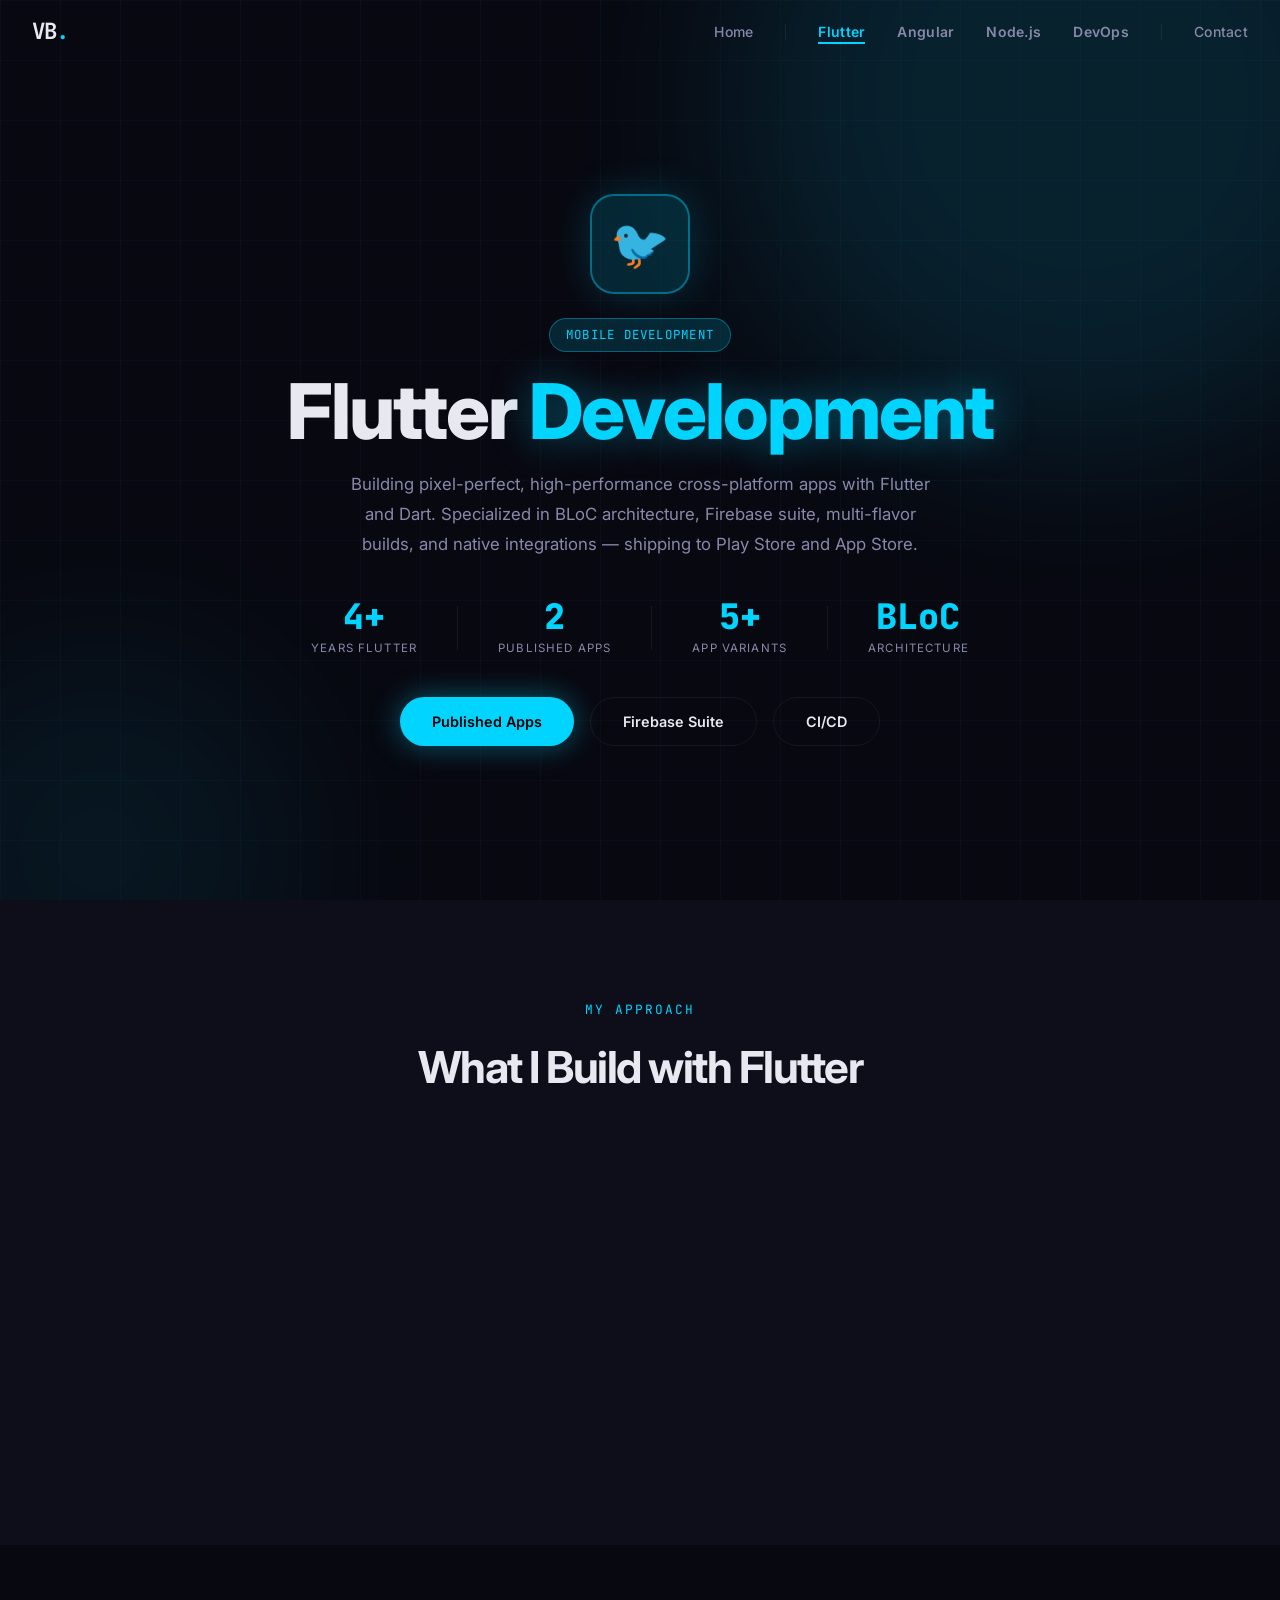
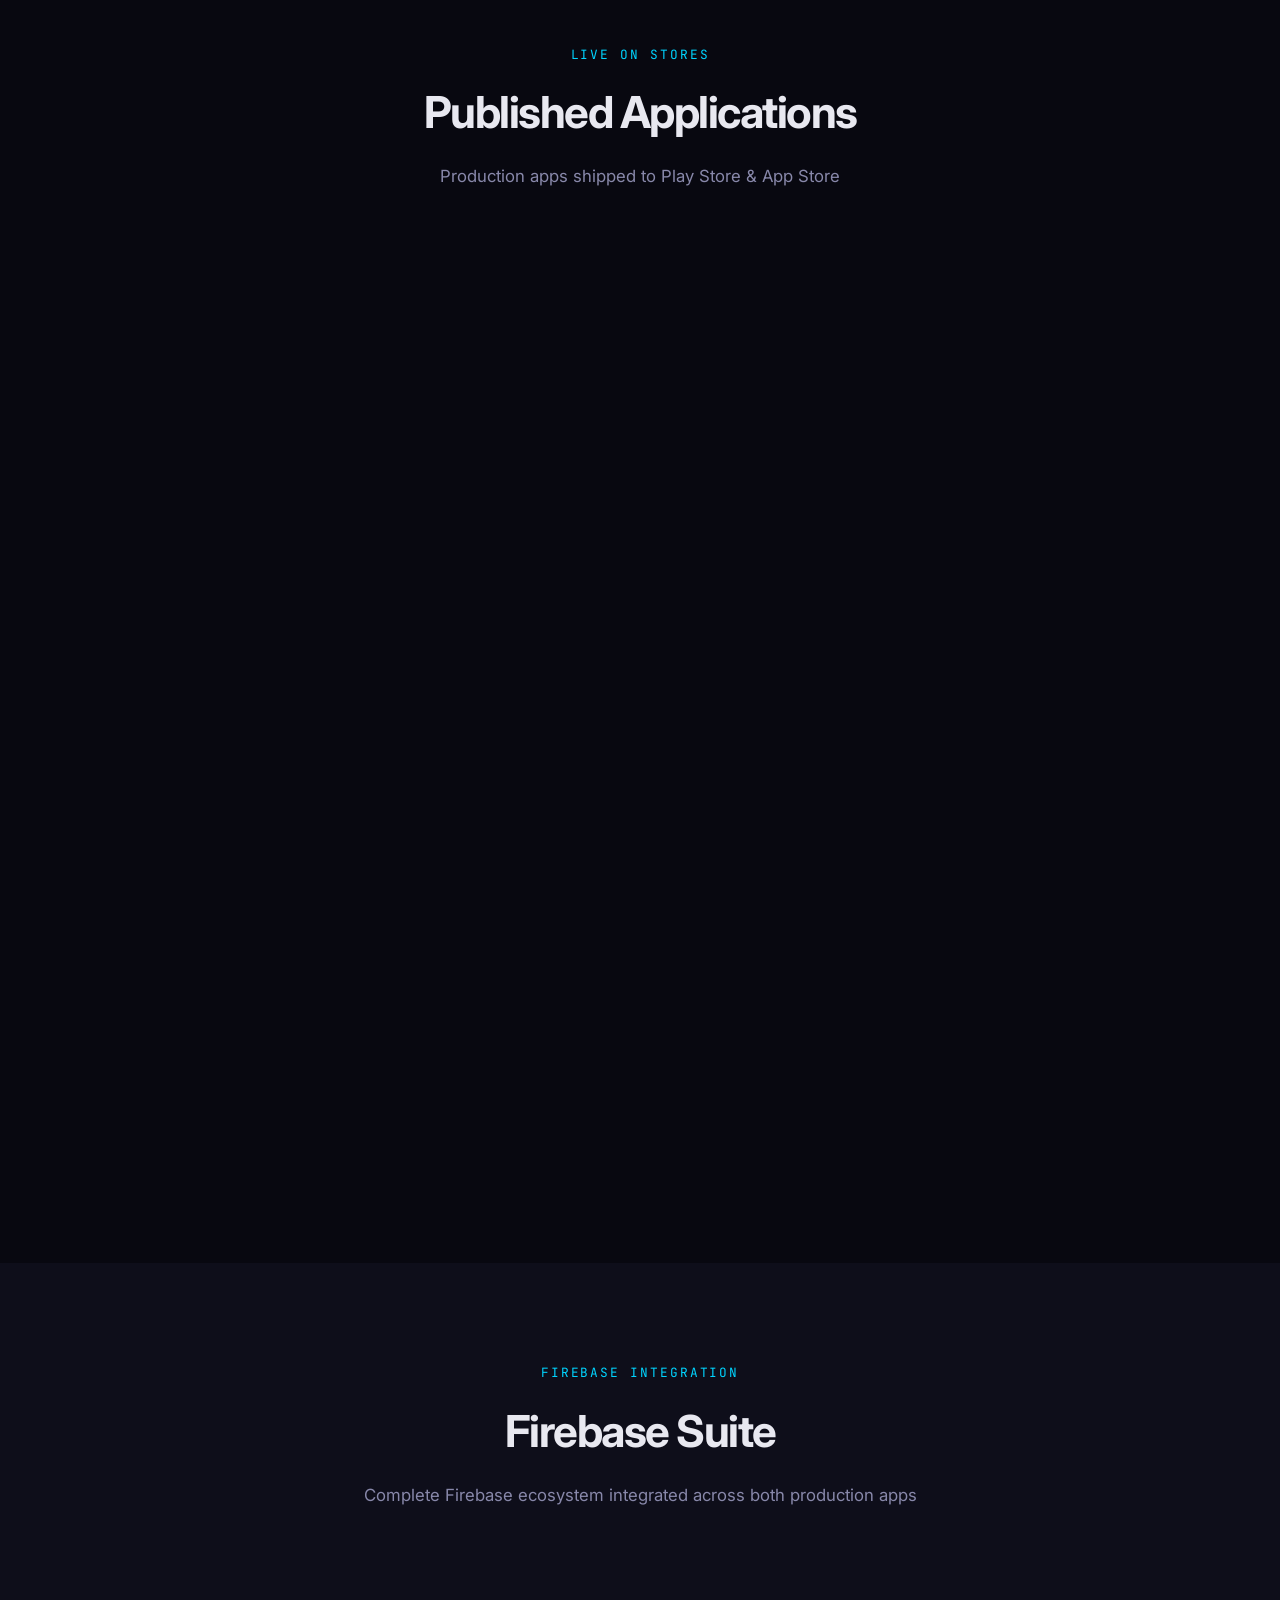
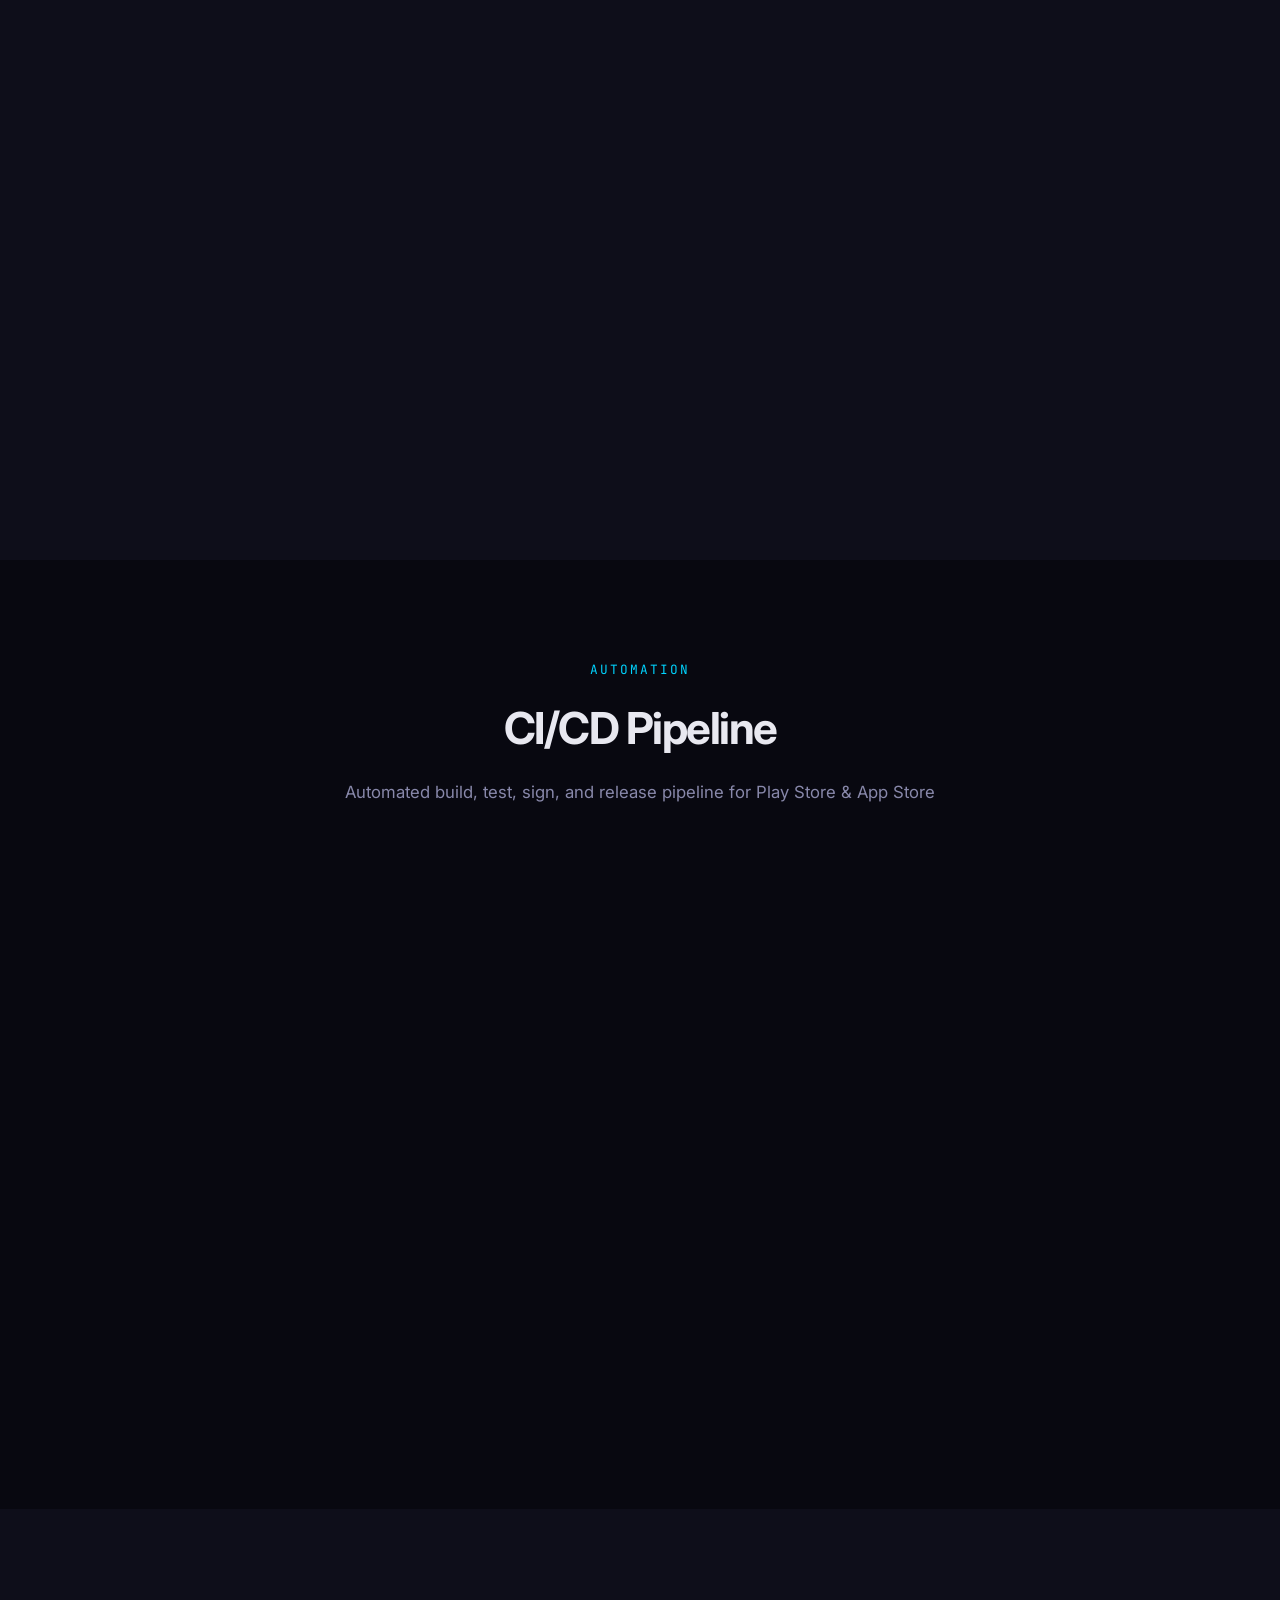
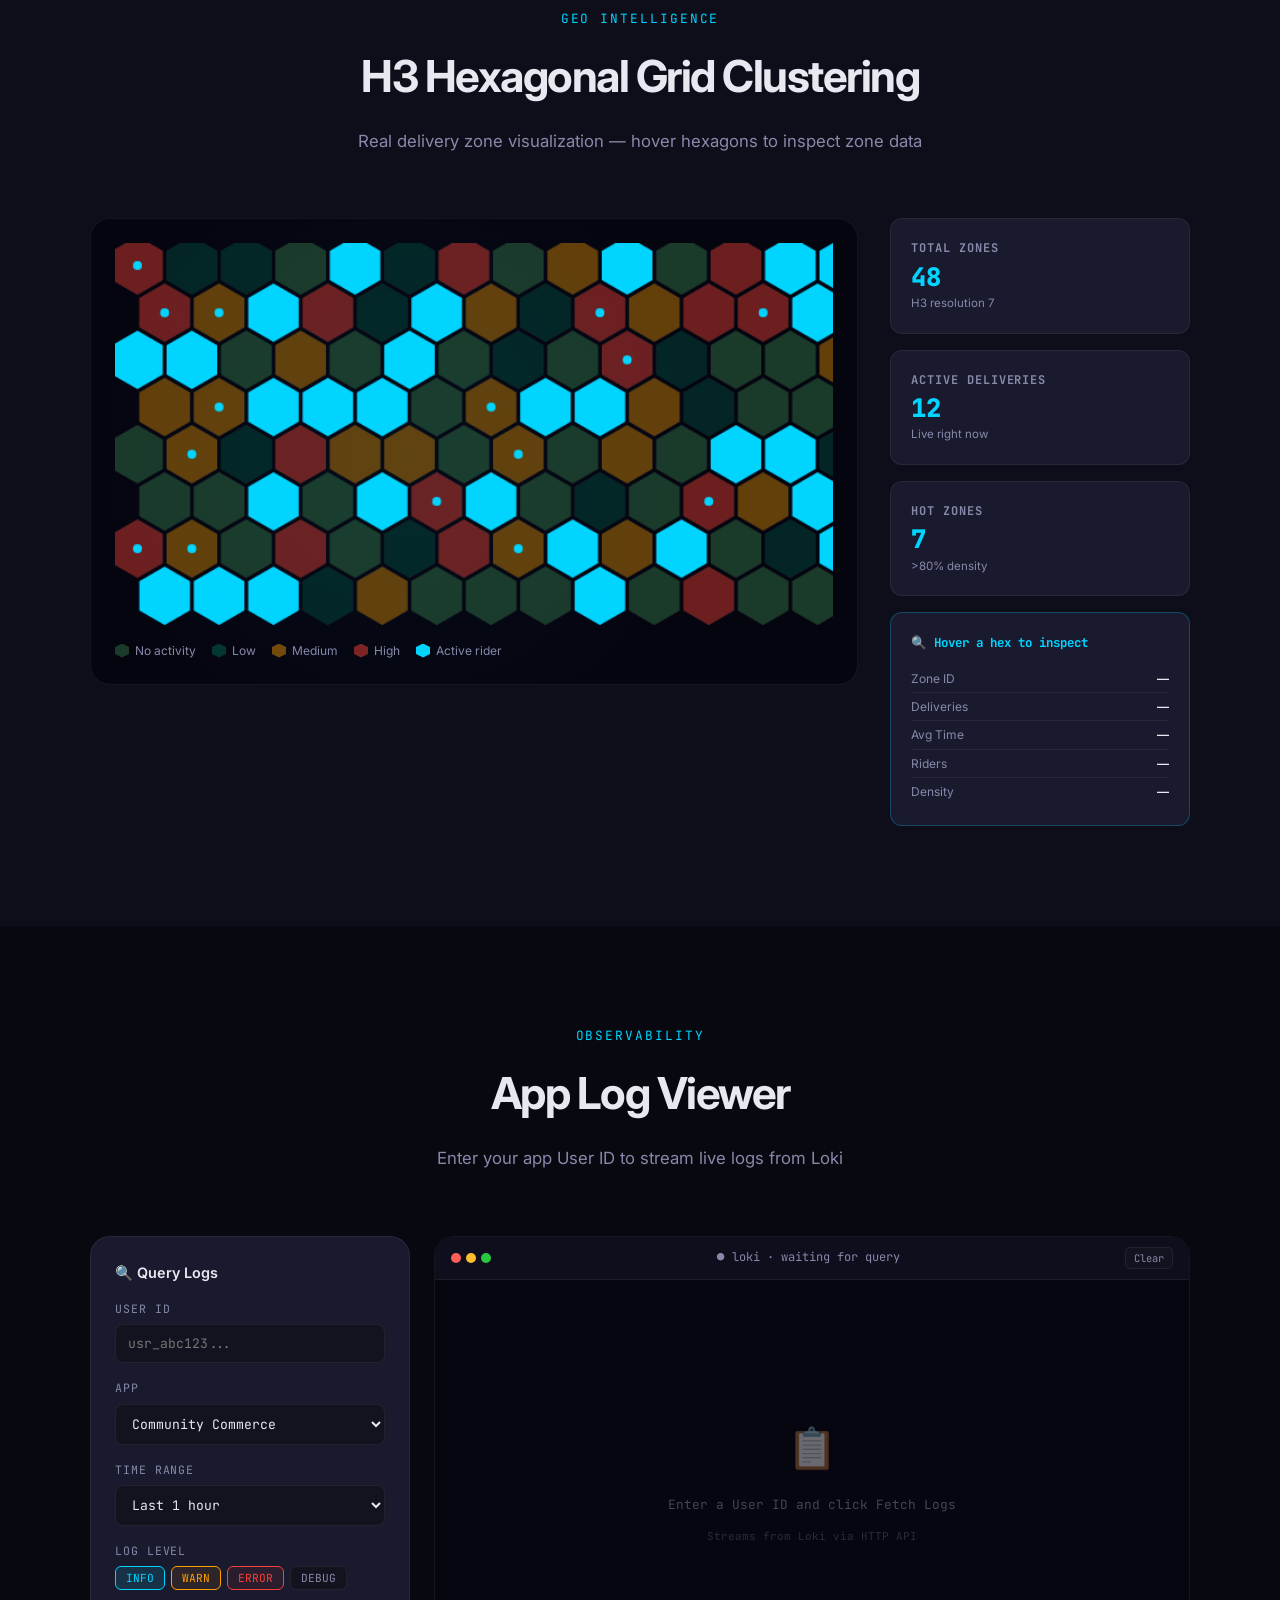
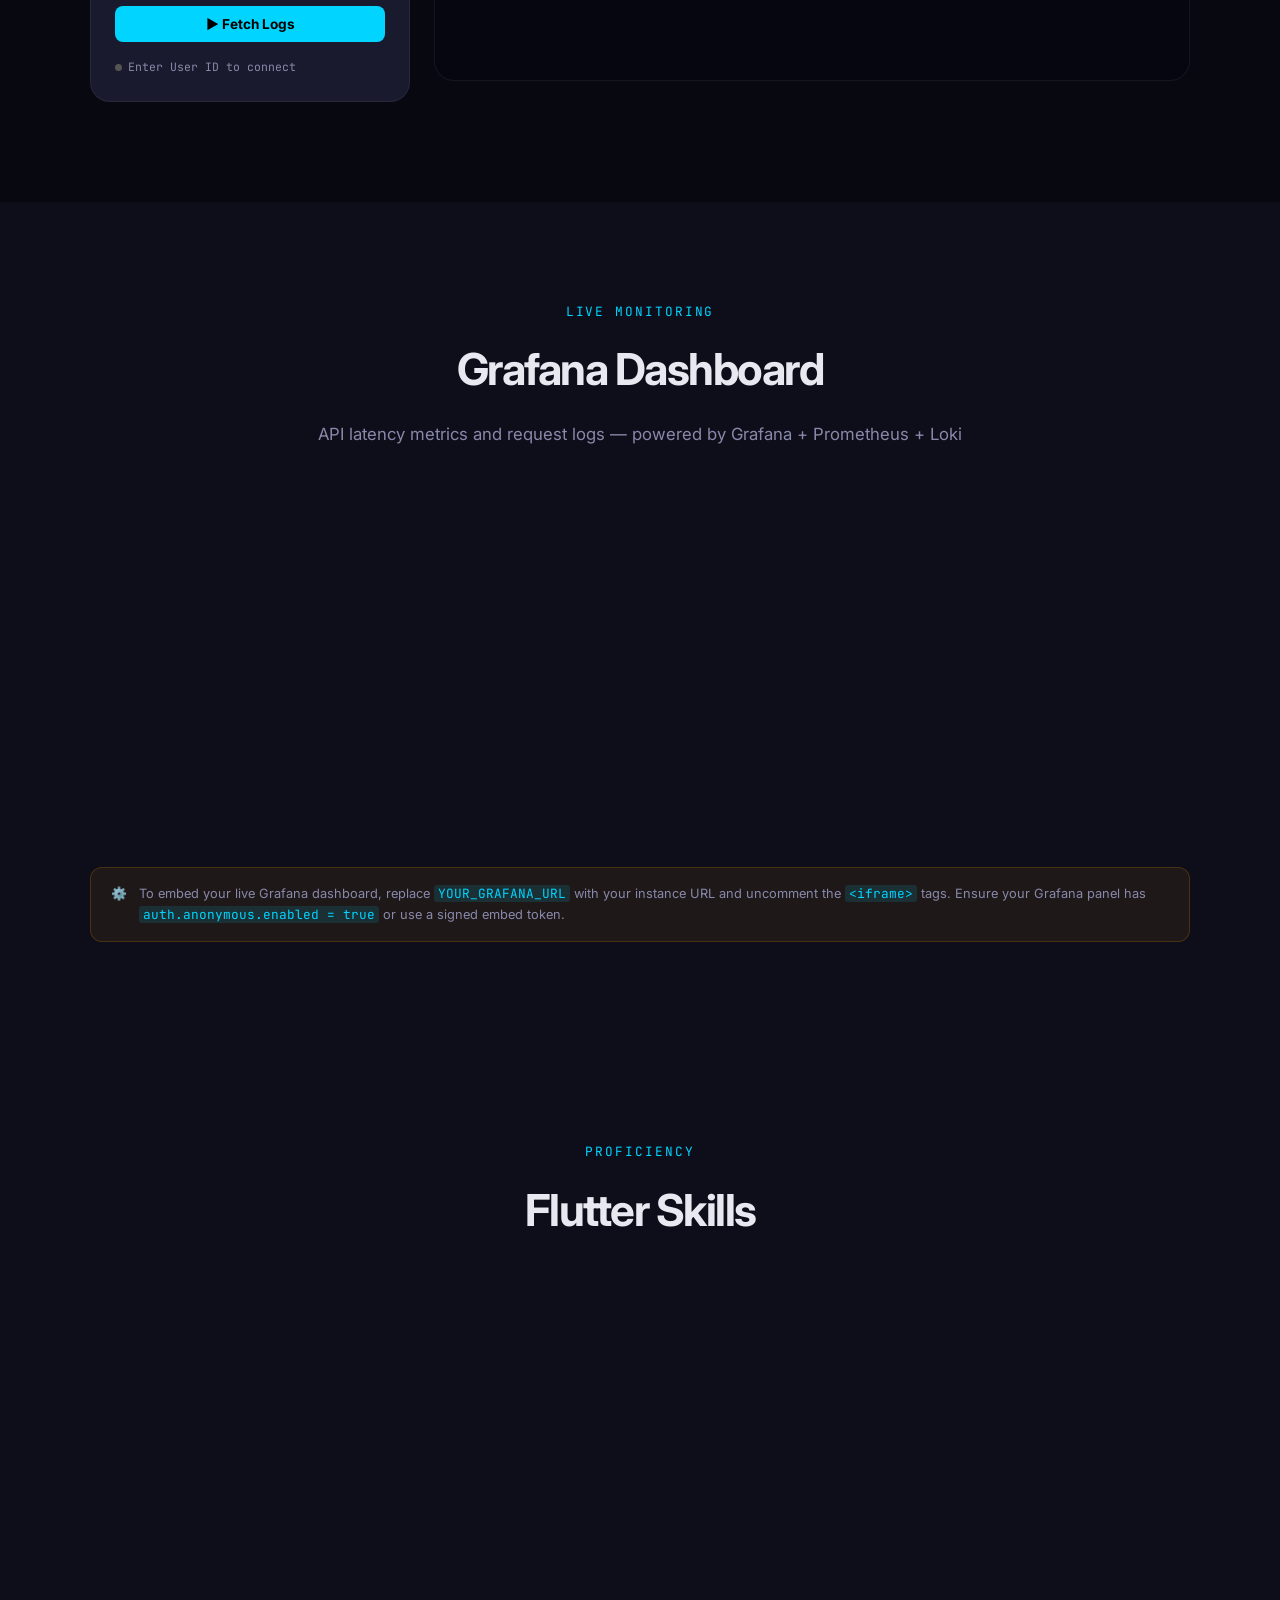
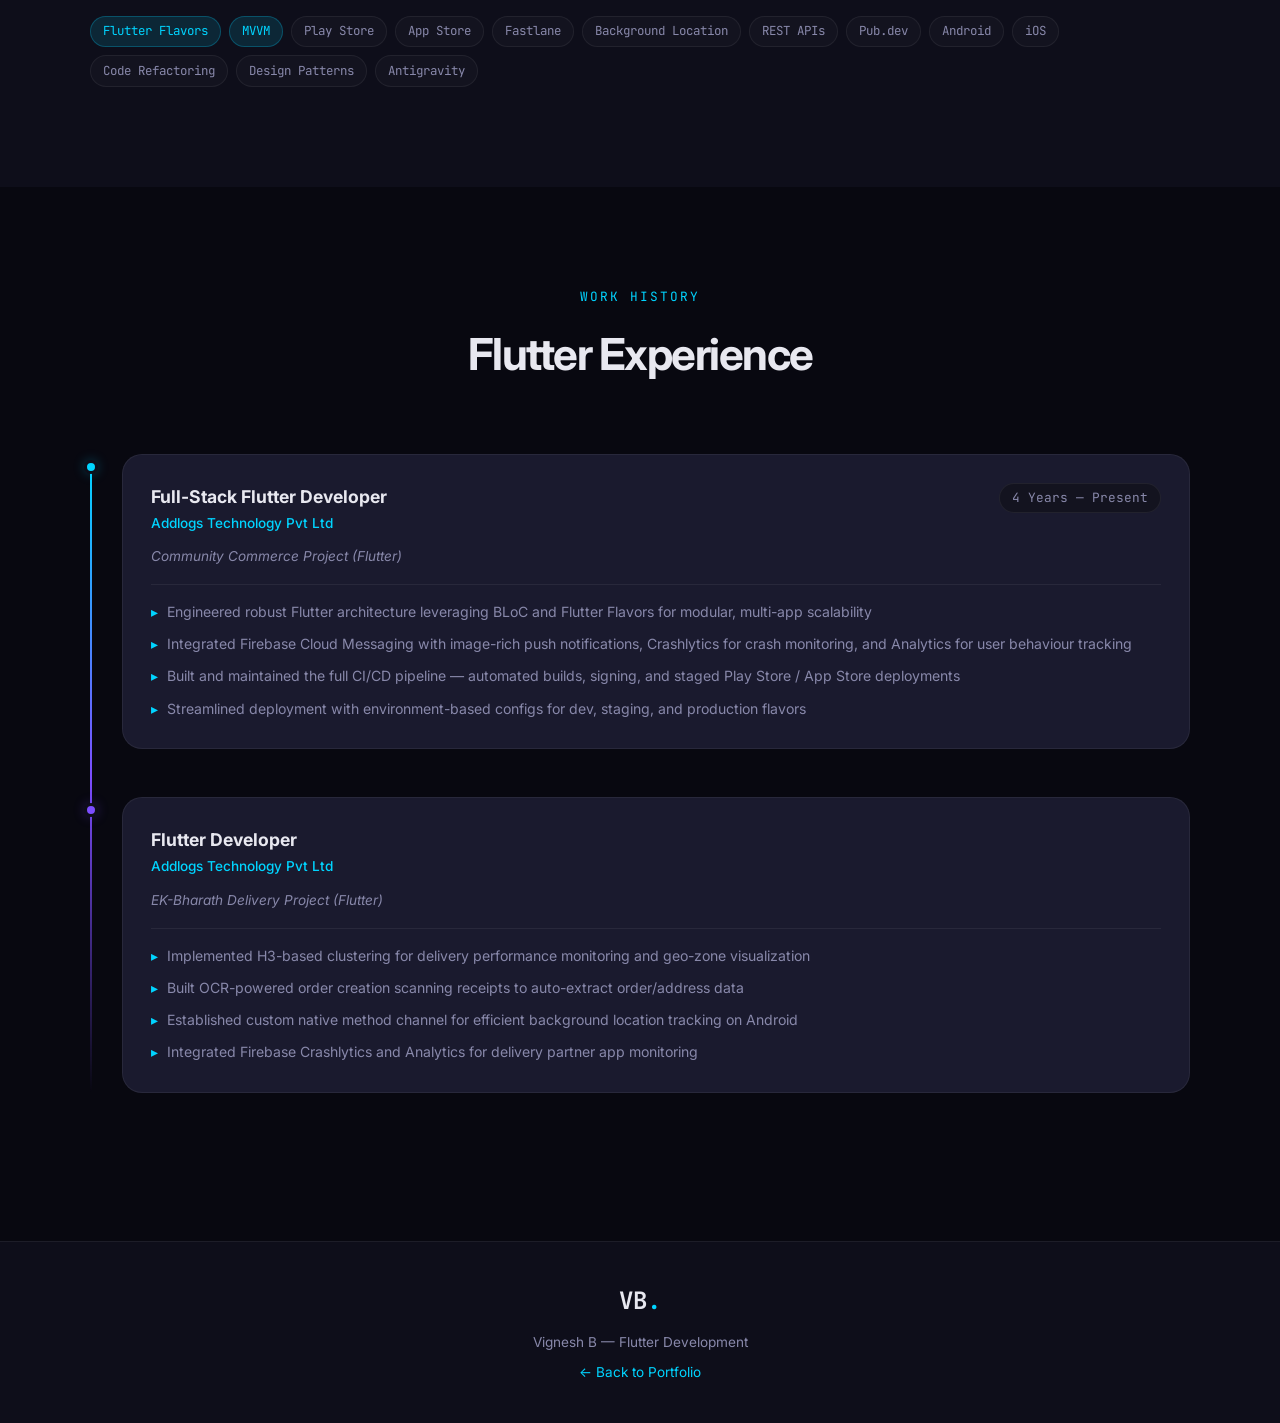
<file: flutter.html>
<!DOCTYPE html>
<html lang="en">
<head>
  <meta charset="UTF-8" />
  <meta name="viewport" content="width=device-width, initial-scale=1.0" />
  <title>Flutter — Vignesh B</title>
  <link rel="stylesheet" href="css/style.css" />
  <link href="https://fonts.googleapis.com/css2?family=Inter:wght@300;400;500;600;700;800&family=JetBrains+Mono:wght@400;500&display=swap" rel="stylesheet" />
  <style>:root { --pa: #00d4ff; }</style>
</head>
<body>

  <!-- Navbar -->
  <nav class="navbar" id="navbar">
    <a href="index.html" class="nav-logo">VB<span class="dot">.</span></a>
    <ul class="nav-links">
      <li><a href="index.html">Home</a></li>
      <li class="nav-sep"></li>
      <li><a href="flutter.html" class="nav-tech nav-active" style="--tc:#00d4ff">Flutter</a></li>
      <li><a href="angular.html" class="nav-tech" style="--tc:#dd0031">Angular</a></li>
      <li><a href="nodejs.html" class="nav-tech" style="--tc:#68a063">Node.js</a></li>
      <li><a href="devops.html" class="nav-tech" style="--tc:#ff9800">DevOps</a></li>
      <li class="nav-sep"></li>
      <li><a href="index.html#contact">Contact</a></li>
    </ul>
    <button class="hamburger" id="hamburger" aria-label="Menu">
      <span></span><span></span><span></span>
    </button>
  </nav>

  <!-- Mobile Menu -->
  <div class="mobile-menu" id="mobileMenu">
    <ul>
      <li><a href="index.html" onclick="closeMobileMenu()">Home</a></li>
      <li><a href="flutter.html" onclick="closeMobileMenu()" style="color:#00d4ff">Flutter</a></li>
      <li><a href="angular.html" onclick="closeMobileMenu()" style="color:#dd0031">Angular</a></li>
      <li><a href="nodejs.html" onclick="closeMobileMenu()" style="color:#68a063">Node.js</a></li>
      <li><a href="devops.html" onclick="closeMobileMenu()" style="color:#ff9800">DevOps</a></li>
      <li><a href="index.html#contact" onclick="closeMobileMenu()">Contact</a></li>
    </ul>
  </div>

  <!-- Hero -->
  <section class="tech-hero">
    <div class="tech-hero-bg">
      <div class="tech-orb tech-orb-1"></div>
      <div class="tech-orb tech-orb-2"></div>
      <div class="grid-overlay"></div>
    </div>
    <div class="tech-hero-content">
      <div class="tech-icon-wrap">🐦</div>
      <div class="tech-page-badge">Mobile Development</div>
      <h1 class="tech-hero-title">Flutter <span>Development</span></h1>
      <p class="tech-hero-sub">
        Building pixel-perfect, high-performance cross-platform apps with Flutter and Dart.
        Specialized in BLoC architecture, Firebase suite, multi-flavor builds, and native
        integrations — shipping to Play Store and App Store.
      </p>
      <div class="tech-stats">
        <div class="tech-stat">
          <span class="tech-stat-num">4+</span>
          <span class="tech-stat-label">Years Flutter</span>
        </div>
        <div class="tech-stat-divider"></div>
        <div class="tech-stat">
          <span class="tech-stat-num">2</span>
          <span class="tech-stat-label">Published Apps</span>
        </div>
        <div class="tech-stat-divider"></div>
        <div class="tech-stat">
          <span class="tech-stat-num">5+</span>
          <span class="tech-stat-label">App Variants</span>
        </div>
        <div class="tech-stat-divider"></div>
        <div class="tech-stat">
          <span class="tech-stat-num">BLoC</span>
          <span class="tech-stat-label">Architecture</span>
        </div>
      </div>
      <div class="tech-hero-actions">
        <a href="#published" class="btn btn-tech">Published Apps</a>
        <a href="#firebase" class="btn btn-outline">Firebase Suite</a>
        <a href="#cicd" class="btn btn-outline">CI/CD</a>
      </div>
    </div>
  </section>

  <!-- Overview -->
  <section class="section section-alt">
    <div class="container">
      <div class="section-header">
        <span class="section-tag">My Approach</span>
        <h2 class="section-title">What I Build with Flutter</h2>
      </div>
      <div class="overview-grid">
        <div class="overview-card fade-up">
          <span class="overview-icon">🏗️</span>
          <h3>BLoC Architecture</h3>
          <p>Clean, testable, and scalable state management using the BLoC pattern — keeping UI, business logic, and data layers clearly separated for maintainable codebases.</p>
        </div>
        <div class="overview-card fade-up">
          <span class="overview-icon">🌍</span>
          <h3>Multi-App Ecosystem</h3>
          <p>Generating multiple production apps (store, community, delivery partner) from a single Flutter codebase using Flutter Flavors — separate configs, assets, and environments.</p>
        </div>
        <div class="overview-card fade-up">
          <span class="overview-icon">⚡</span>
          <h3>Native Integrations</h3>
          <p>Custom method channels for background location tracking, OCR receipt scanning, H3-hexagon mapping, and deep native Android/iOS feature access.</p>
        </div>
      </div>
    </div>
  </section>

  <!-- Published Apps -->
  <section class="section" id="published">
    <div class="container">
      <div class="section-header">
        <span class="section-tag">Live on Stores</span>
        <h2 class="section-title">Published Applications</h2>
        <p class="section-subtitle">Production apps shipped to Play Store & App Store</p>
      </div>

      <div class="app-showcase">

        <!-- App 1: Community Commerce -->
        <div class="app-showcase-card fade-up">
          <div class="app-showcase-top">
            <div class="phone-frame" id="phone1">
              <div class="phone-notch"></div>
              <div class="phone-screen">

                <!-- Screen 1: Home -->
                <div class="app-screen active" id="p1s1">
                  <div class="app-statusbar"><span>9:41</span><span>●●●</span></div>
                  <div class="app-header">
                    <span>🛒 Community</span>
                    <span>🔔</span>
                  </div>
                  <div class="app-body">
                    <div class="app-row">
                      <div class="app-card-sm">🏪<span>Stores</span></div>
                      <div class="app-card-sm">🍕<span>Food</span></div>
                      <div class="app-card-sm">🛠️<span>Services</span></div>
                    </div>
                    <div class="app-card-wide">
                      <span class="aicon">🎉</span>
                      <div class="atext">
                        <div class="atitle">New Store Nearby</div>
                        <div class="asub">Open now · 0.3 km away</div>
                      </div>
                      <span class="app-badge-sm">NEW</span>
                    </div>
                    <div class="app-card-wide">
                      <span class="aicon">👷</span>
                      <div class="atext">
                        <div class="atitle">Electrician Available</div>
                        <div class="asub">⭐ 4.8 · Verified</div>
                      </div>
                      <span class="app-badge-sm">HIRE</span>
                    </div>
                    <div class="app-card-wide">
                      <span class="aicon">📅</span>
                      <div class="atext">
                        <div class="atitle">Community Event</div>
                        <div class="asub">Tonight · 50 going</div>
                      </div>
                      <span class="app-badge-sm">JOIN</span>
                    </div>
                  </div>
                  <div class="app-bottomnav">🏠 🛒 🔍 👤</div>
                </div>

                <!-- Screen 2: Push Notification -->
                <div class="app-screen" id="p1s2">
                  <div class="app-statusbar"><span>9:41</span><span>●●●</span></div>
                  <div class="app-header"><span>🔔 Notifications</span></div>
                  <div class="app-body">
                    <div class="notif-popup">
                      <div class="notif-header">
                        <div class="notif-app-icon">🛒</div>
                        <span class="notif-app-name">Community App</span>
                        <span class="notif-time">now</span>
                      </div>
                      <div class="notif-title">🎁 50% OFF Today Only!</div>
                      <div class="notif-body">Fresh groceries from Green Mart. Use code SAVE50 before midnight.</div>
                      <div class="notif-img">🛍️ Tap to Shop</div>
                    </div>
                    <div class="notif-popup" style="margin-top:6px;opacity:0.6">
                      <div class="notif-header">
                        <div class="notif-app-icon">🛒</div>
                        <span class="notif-app-name">Community App</span>
                        <span class="notif-time">2m ago</span>
                      </div>
                      <div class="notif-title">Your order is confirmed ✓</div>
                      <div class="notif-body">Order #4521 placed successfully.</div>
                    </div>
                  </div>
                  <div class="app-bottomnav">🏠 🛒 🔍 👤</div>
                </div>

                <!-- Screen 3: Store -->
                <div class="app-screen" id="p1s3">
                  <div class="app-statusbar"><span>9:41</span><span>●●●</span></div>
                  <div class="app-header"><span>🏪 My Store</span><span>⚙️</span></div>
                  <div class="app-body">
                    <div class="analytics-row">
                      <div class="analytics-card">
                        <div class="analytics-num">₹12.4K</div>
                        <div class="analytics-label">Today</div>
                      </div>
                      <div class="analytics-card">
                        <div class="analytics-num">48</div>
                        <div class="analytics-label">Orders</div>
                      </div>
                    </div>
                    <div class="mini-chart">
                      <div class="mini-bar" style="height:30%"></div>
                      <div class="mini-bar" style="height:50%"></div>
                      <div class="mini-bar" style="height:40%"></div>
                      <div class="mini-bar peak" style="height:90%"></div>
                      <div class="mini-bar" style="height:70%"></div>
                      <div class="mini-bar" style="height:60%"></div>
                      <div class="mini-bar peak" style="height:100%"></div>
                    </div>
                    <div class="app-card-wide"><span class="aicon">📦</span><div class="atext"><div class="atitle">Pending Orders</div><div class="asub">3 orders awaiting</div></div><span class="app-badge-sm">3</span></div>
                  </div>
                  <div class="app-bottomnav">📊 📦 🔔 ⚙️</div>
                </div>
              </div>
            </div>

            <div style="display:flex;flex-direction:column;align-items:center;gap:8px;position:relative;z-index:1">
              <div class="screen-tabs" id="tabs1">
                <button class="screen-tab active" onclick="switchScreen('p1',1,3)"></button>
                <button class="screen-tab" onclick="switchScreen('p1',2,3)"></button>
                <button class="screen-tab" onclick="switchScreen('p1',3,3)"></button>
              </div>
              <div class="screen-switcher-label">
                <button onclick="switchScreen('p1',1,3)">Home</button>
                <button onclick="switchScreen('p1',2,3)">Notif</button>
                <button onclick="switchScreen('p1',3,3)">Store</button>
              </div>
            </div>
          </div>

          <div class="app-showcase-bottom">
            <div class="app-store-meta">
              <div class="app-icon-large">🛒</div>
              <div class="app-store-info">
                <h3>Community Commerce App</h3>
                <p>Addlogs Technology Pvt Ltd · Social Commerce</p>
                <div class="app-rating">
                  <span class="stars">★★★★★</span>
                  <span class="rating-num">4.8</span>
                  <span class="rating-count">(1.2K reviews)</span>
                </div>
              </div>
            </div>
            <div class="app-features-list">
              <div class="app-feature-item">Flutter Flavors — 3 app variants from 1 codebase</div>
              <div class="app-feature-item">BLoC state management across all modules</div>
              <div class="app-feature-item">FCM image-rich push notifications</div>
              <div class="app-feature-item">Community store, services & events</div>
            </div>
            <div class="store-badges">
              <a href="#" class="store-badge">
                <svg viewBox="0 0 24 24" fill="currentColor"><path d="M3.18 23.76c.3.17.64.24.99.2l12.6-12.6L12.6 7.2 3.18 23.76zm16.7-10.2L16.7 11.4l-3.1 3.1 3.1 3.1 3.2-1.9c.9-.55.9-1.45 0-2zM3 .44C2.1-.07 1 .38 1 1.38v21.24c0 1 1.1 1.45 2 .94l11.6-11.56L3 .44zm10.5 11L3.18.24l10.32 10.32-1 .88z"/></svg>
                Play Store
              </a>
              <a href="#" class="store-badge">
                <svg viewBox="0 0 24 24" fill="currentColor"><path d="M18.71 19.5c-.83 1.24-1.71 2.45-3.05 2.47-1.34.03-1.77-.79-3.29-.79-1.53 0-2 .77-3.27.82-1.31.05-2.3-1.32-3.14-2.53C4.25 17 2.94 12.45 4.7 9.39c.87-1.52 2.43-2.48 4.12-2.51 1.28-.02 2.5.87 3.29.87.78 0 2.26-1.07 3.8-.91.65.03 2.47.26 3.64 1.98-.09.06-2.17 1.28-2.15 3.81.03 3.02 2.65 4.03 2.68 4.04-.03.07-.42 1.44-1.38 2.83M13 3.5c.73-.83 1.94-1.46 2.94-1.5.13 1.17-.34 2.35-1.04 3.19-.69.85-1.83 1.51-2.95 1.42-.15-1.15.41-2.35 1.05-3.11z"/></svg>
                App Store
              </a>
            </div>
          </div>
        </div>

        <!-- App 2: EK-Bharath -->
        <div class="app-showcase-card fade-up">
          <div class="app-showcase-top">
            <div class="phone-frame" id="phone2">
              <div class="phone-notch"></div>
              <div class="phone-screen">

                <!-- Screen 1: Map -->
                <div class="app-screen active" id="p2s1">
                  <div class="app-statusbar"><span>9:41</span><span>●●●</span></div>
                  <div class="app-header"><span>🚚 EK-Bharath</span><span>📍</span></div>
                  <div class="app-body">
                    <div class="app-map-bg" style="flex:1">
                      <div class="hex-grid">
                        <div class="hex"></div><div class="hex active"></div><div class="hex hot"></div><div class="hex active"></div><div class="hex"></div>
                        <div class="hex active"></div><div class="hex hot"></div><div class="hex hot"></div><div class="hex active"></div><div class="hex"></div>
                        <div class="hex"></div><div class="hex active"></div><div class="hex hot"></div><div class="hex"></div><div class="hex active"></div>
                        <div class="hex active"></div><div class="hex"></div><div class="hex active"></div><div class="hex active"></div><div class="hex"></div>
                      </div>
                      <div class="map-pin" style="top:35%;left:48%">📍</div>
                    </div>
                    <div class="app-card-wide" style="margin-top:6px"><span class="aicon">🟢</span><div class="atext"><div class="atitle">Online · Ready for orders</div><div class="asub">Today: 12 deliveries</div></div><span class="app-badge-sm">GO</span></div>
                  </div>
                  <div class="app-bottomnav">🗺️ 📦 💰 👤</div>
                </div>

                <!-- Screen 2: OCR Scan -->
                <div class="app-screen" id="p2s2">
                  <div class="app-statusbar"><span>9:41</span><span>●●●</span></div>
                  <div class="app-header"><span>📷 Scan Receipt</span></div>
                  <div class="app-body">
                    <div style="background:#0e1a0e;border-radius:12px;height:130px;display:flex;align-items:center;justify-content:center;position:relative;border:2px solid #00e67650;overflow:hidden">
                      <div style="font-size:2rem">🧾</div>
                      <div style="position:absolute;top:0;left:0;right:0;height:3px;background:linear-gradient(90deg,transparent,#00e676,transparent);animation:scan 2s ease infinite"></div>
                    </div>
                    <div class="app-card-wide" style="margin-top:4px"><span class="aicon">✅</span><div class="atext"><div class="atitle">Address Detected</div><div class="asub">123, Gandhi Nagar, Coimbatore</div></div></div>
                    <div class="app-card-wide"><span class="aicon">📦</span><div class="atext"><div class="atitle">2 Items Extracted</div><div class="asub">Auto-filled order form</div></div></div>
                    <div style="margin-top:6px;background:#00d4ff;border-radius:10px;padding:8px;text-align:center;font-size:0.6rem;font-weight:700;color:#000">CONFIRM ORDER</div>
                  </div>
                  <div class="app-bottomnav">🗺️ 📦 💰 👤</div>
                </div>

                <!-- Screen 3: Analytics -->
                <div class="app-screen" id="p2s3">
                  <div class="app-statusbar"><span>9:41</span><span>●●●</span></div>
                  <div class="app-header"><span>💰 Earnings</span></div>
                  <div class="app-body">
                    <div class="analytics-row">
                      <div class="analytics-card">
                        <div class="analytics-num">₹840</div>
                        <div class="analytics-label">Today</div>
                      </div>
                      <div class="analytics-card">
                        <div class="analytics-num">12</div>
                        <div class="analytics-label">Trips</div>
                      </div>
                      <div class="analytics-card">
                        <div class="analytics-num">4.9⭐</div>
                        <div class="analytics-label">Rating</div>
                      </div>
                    </div>
                    <div class="mini-chart" style="height:40px">
                      <div class="mini-bar" style="height:40%"></div>
                      <div class="mini-bar peak" style="height:80%"></div>
                      <div class="mini-bar" style="height:55%"></div>
                      <div class="mini-bar" style="height:70%"></div>
                      <div class="mini-bar peak" style="height:100%"></div>
                      <div class="mini-bar" style="height:65%"></div>
                      <div class="mini-bar" style="height:75%"></div>
                    </div>
                    <div class="app-card-wide"><span class="aicon">🏆</span><div class="atext"><div class="atitle">Top Performer</div><div class="asub">Top 5% in your zone</div></div><span class="app-badge-sm">✓</span></div>
                  </div>
                  <div class="app-bottomnav">🗺️ 📦 💰 👤</div>
                </div>
              </div>
            </div>

            <div style="display:flex;flex-direction:column;align-items:center;gap:8px;position:relative;z-index:1">
              <div class="screen-tabs" id="tabs2">
                <button class="screen-tab active" onclick="switchScreen('p2',1,3)"></button>
                <button class="screen-tab" onclick="switchScreen('p2',2,3)"></button>
                <button class="screen-tab" onclick="switchScreen('p2',3,3)"></button>
              </div>
              <div class="screen-switcher-label">
                <button onclick="switchScreen('p2',1,3)">Map</button>
                <button onclick="switchScreen('p2',2,3)">OCR</button>
                <button onclick="switchScreen('p2',3,3)">Earnings</button>
              </div>
            </div>
          </div>

          <div class="app-showcase-bottom">
            <div class="app-store-meta">
              <div class="app-icon-large" style="background:linear-gradient(135deg,#00d4ff,#00e676)">🚚</div>
              <div class="app-store-info">
                <h3>EK-Bharath Delivery</h3>
                <p>Addlogs Technology Pvt Ltd · Logistics</p>
                <div class="app-rating">
                  <span class="stars">★★★★★</span>
                  <span class="rating-num">4.7</span>
                  <span class="rating-count">(860 reviews)</span>
                </div>
              </div>
            </div>
            <div class="app-features-list">
              <div class="app-feature-item">H3-hexagon geo-clustering for delivery zones</div>
              <div class="app-feature-item">OCR receipt scanning for order automation</div>
              <div class="app-feature-item">Background location tracking via method channel</div>
              <div class="app-feature-item">Real-time earnings and trip analytics</div>
            </div>
            <div class="store-badges">
              <a href="#" class="store-badge">
                <svg viewBox="0 0 24 24" fill="currentColor"><path d="M3.18 23.76c.3.17.64.24.99.2l12.6-12.6L12.6 7.2 3.18 23.76zm16.7-10.2L16.7 11.4l-3.1 3.1 3.1 3.1 3.2-1.9c.9-.55.9-1.45 0-2zM3 .44C2.1-.07 1 .38 1 1.38v21.24c0 1 1.1 1.45 2 .94l11.6-11.56L3 .44zm10.5 11L3.18.24l10.32 10.32-1 .88z"/></svg>
                Play Store
              </a>
              <a href="#" class="store-badge">
                <svg viewBox="0 0 24 24" fill="currentColor"><path d="M18.71 19.5c-.83 1.24-1.71 2.45-3.05 2.47-1.34.03-1.77-.79-3.29-.79-1.53 0-2 .77-3.27.82-1.31.05-2.3-1.32-3.14-2.53C4.25 17 2.94 12.45 4.7 9.39c.87-1.52 2.43-2.48 4.12-2.51 1.28-.02 2.5.87 3.29.87.78 0 2.26-1.07 3.8-.91.65.03 2.47.26 3.64 1.98-.09.06-2.17 1.28-2.15 3.81.03 3.02 2.65 4.03 2.68 4.04-.03.07-.42 1.44-1.38 2.83M13 3.5c.73-.83 1.94-1.46 2.94-1.5.13 1.17-.34 2.35-1.04 3.19-.69.85-1.83 1.51-2.95 1.42-.15-1.15.41-2.35 1.05-3.11z"/></svg>
                App Store
              </a>
            </div>
          </div>
        </div>

      </div>
    </div>
  </section>

  <!-- Firebase Suite -->
  <section class="section section-alt" id="firebase">
    <div class="container">
      <div class="section-header">
        <span class="section-tag">Firebase Integration</span>
        <h2 class="section-title">Firebase Suite</h2>
        <p class="section-subtitle">Complete Firebase ecosystem integrated across both production apps</p>
      </div>
      <div class="firebase-grid">

        <!-- FCM -->
        <div class="firebase-card fade-up" style="--fb-color:#ffa000">
          <div class="firebase-icon" style="--fb-color:#ffa000">🔔</div>
          <h3>Push Notifications (FCM)</h3>
          <p>Firebase Cloud Messaging integrated for targeted, image-rich promotional campaigns and transactional alerts — driving engagement across store, community, and delivery apps.</p>
          <div class="firebase-features">
            <div class="firebase-feature" style="--fb-color:#ffa000">
              <div class="firebase-feature-dot"></div>Image-rich notifications with BigPicture style
            </div>
            <div class="firebase-feature" style="--fb-color:#ffa000">
              <div class="firebase-feature-dot"></div>Topic-based targeting for user segments
            </div>
            <div class="firebase-feature" style="--fb-color:#ffa000">
              <div class="firebase-feature-dot"></div>Background & foreground notification handling
            </div>
            <div class="firebase-feature" style="--fb-color:#ffa000">
              <div class="firebase-feature-dot"></div>Deep link routing on notification tap
            </div>
            <div class="firebase-feature" style="--fb-color:#ffa000">
              <div class="firebase-feature-dot"></div>FCM token refresh & device registration
            </div>
          </div>
        </div>

        <!-- Crashlytics -->
        <div class="firebase-card fade-up" style="--fb-color:#f44336">
          <div class="firebase-icon" style="--fb-color:#f44336">🛡️</div>
          <h3>Firebase Crashlytics</h3>
          <p>Real-time crash reporting and non-fatal error monitoring — catching production issues across all app flavors before users notice, with detailed stack traces and device context.</p>
          <div class="firebase-features">
            <div class="firebase-feature" style="--fb-color:#f44336">
              <div class="firebase-feature-dot"></div>Auto crash reporting with full stack traces
            </div>
            <div class="firebase-feature" style="--fb-color:#f44336">
              <div class="firebase-feature-dot"></div>Non-fatal error logging with custom keys
            </div>
            <div class="firebase-feature" style="--fb-color:#f44336">
              <div class="firebase-feature-dot"></div>User identifier tagging for crash context
            </div>
            <div class="firebase-feature" style="--fb-color:#f44336">
              <div class="firebase-feature-dot"></div>Flutter-specific Dart exception capture
            </div>
            <div class="firebase-feature" style="--fb-color:#f44336">
              <div class="firebase-feature-dot"></div>Crash-free user rate monitoring
            </div>
          </div>
        </div>

        <!-- Analytics -->
        <div class="firebase-card fade-up" style="--fb-color:#4caf50">
          <div class="firebase-icon" style="--fb-color:#4caf50">📊</div>
          <h3>Firebase Analytics</h3>
          <p>Event-driven user behaviour analytics tracking screen views, user journeys, conversion funnels, and custom events — informing product decisions with real data.</p>
          <div class="firebase-features">
            <div class="firebase-feature" style="--fb-color:#4caf50">
              <div class="firebase-feature-dot"></div>Custom event logging (add_to_cart, checkout)
            </div>
            <div class="firebase-feature" style="--fb-color:#4caf50">
              <div class="firebase-feature-dot"></div>Screen view tracking with navigator observer
            </div>
            <div class="firebase-feature" style="--fb-color:#4caf50">
              <div class="firebase-feature-dot"></div>User property tagging (role, region, flavor)
            </div>
            <div class="firebase-feature" style="--fb-color:#4caf50">
              <div class="firebase-feature-dot"></div>Funnel analysis for order completion rate
            </div>
            <div class="firebase-feature" style="--fb-color:#4caf50">
              <div class="firebase-feature-dot"></div>Audience segmentation for FCM campaigns
            </div>
          </div>
        </div>

      </div>
    </div>
  </section>

  <!-- CI/CD Pipeline -->
  <section class="section" id="cicd">
    <div class="container">
      <div class="section-header">
        <span class="section-tag">Automation</span>
        <h2 class="section-title">CI/CD Pipeline</h2>
        <p class="section-subtitle">Automated build, test, sign, and release pipeline for Play Store & App Store</p>
      </div>

      <!-- Pipeline Flow -->
      <div class="cicd-wrapper fade-up">
        <div class="cicd-pipeline">

          <div class="pipeline-step">
            <div class="pipeline-node">💻</div>
            <div class="pipeline-label">
              <h4>Code Push</h4>
              <p>Feature branch merged to main</p>
              <span class="pipeline-tool">Bitbucket</span>
            </div>
          </div>

          <div class="pipeline-step">
            <div class="pipeline-connector"></div>
            <div class="pipeline-node">🏗️</div>
            <div class="pipeline-label">
              <h4>Build</h4>
              <p>Multi-flavor app bundle / IPA</p>
              <span class="pipeline-tool">flutter build</span>
            </div>
          </div>

          <div class="pipeline-step">
            <div class="pipeline-connector"></div>
            <div class="pipeline-node">🧪</div>
            <div class="pipeline-label">
              <h4>Test</h4>
              <p>Unit & widget test suite</p>
              <span class="pipeline-tool">flutter test</span>
            </div>
          </div>

          <div class="pipeline-step">
            <div class="pipeline-connector"></div>
            <div class="pipeline-node">🔐</div>
            <div class="pipeline-label">
              <h4>Sign</h4>
              <p>Keystore (Android) / Certificate (iOS)</p>
              <span class="pipeline-tool">jarsigner</span>
            </div>
          </div>

          <div class="pipeline-step">
            <div class="pipeline-connector"></div>
            <div class="pipeline-node">📤</div>
            <div class="pipeline-label">
              <h4>Upload</h4>
              <p>Internal track / TestFlight</p>
              <span class="pipeline-tool">fastlane</span>
            </div>
          </div>

          <div class="pipeline-step">
            <div class="pipeline-connector"></div>
            <div class="pipeline-node">🚀</div>
            <div class="pipeline-label">
              <h4>Release</h4>
              <p>Staged rollout to production</p>
              <span class="pipeline-tool">Play Console</span>
            </div>
          </div>

        </div>
      </div>

      <!-- Android & iOS Tracks -->
      <div class="cicd-tracks">

        <div class="cicd-track-card fade-up">
          <div class="cicd-track-header">
            <span class="cicd-track-icon">🤖</span>
            <div>
              <h3>Android — Play Store</h3>
              <p>AAB via Google Play Console</p>
            </div>
          </div>
          <div class="cicd-steps-list">
            <div class="cicd-step-row">
              <div class="cicd-step-num">1</div>
              <span>Build release App Bundle</span>
              <code>build appbundle</code>
            </div>
            <div class="cicd-step-row">
              <div class="cicd-step-num">2</div>
              <span>Sign with Keystore</span>
              <code>key.jks</code>
            </div>
            <div class="cicd-step-row">
              <div class="cicd-step-num">3</div>
              <span>Flavor-specific build config</span>
              <code>--flavor prod</code>
            </div>
            <div class="cicd-step-row">
              <div class="cicd-step-num">4</div>
              <span>Upload to internal track</span>
              <code>Play Console</code>
            </div>
            <div class="cicd-step-row">
              <div class="cicd-step-num">5</div>
              <span>Promote to production</span>
              <code>Staged 10%→100%</code>
            </div>
          </div>
        </div>

        <div class="cicd-track-card fade-up">
          <div class="cicd-track-header">
            <span class="cicd-track-icon">🍎</span>
            <div>
              <h3>iOS — App Store</h3>
              <p>IPA via App Store Connect</p>
            </div>
          </div>
          <div class="cicd-steps-list">
            <div class="cicd-step-row">
              <div class="cicd-step-num">1</div>
              <span>Build release IPA archive</span>
              <code>build ipa</code>
            </div>
            <div class="cicd-step-row">
              <div class="cicd-step-num">2</div>
              <span>Code signing with certificate</span>
              <code>.p12 cert</code>
            </div>
            <div class="cicd-step-row">
              <div class="cicd-step-num">3</div>
              <span>Flavor target scheme</span>
              <code>--flavor prod</code>
            </div>
            <div class="cicd-step-row">
              <div class="cicd-step-num">4</div>
              <span>Upload to TestFlight</span>
              <code>altool / xcrun</code>
            </div>
            <div class="cicd-step-row">
              <div class="cicd-step-num">5</div>
              <span>Submit for App Review</span>
              <code>App Store Connect</code>
            </div>
          </div>
        </div>

      </div>
    </div>
  </section>

  <!-- H3 Hexagonal Clustering Demo -->
  <section class="section section-alt" id="h3demo">
    <div class="container">
      <div class="section-header">
        <span class="section-tag">Geo Intelligence</span>
        <h2 class="section-title">H3 Hexagonal Grid Clustering</h2>
        <p class="section-subtitle">Real delivery zone visualization — hover hexagons to inspect zone data</p>
      </div>
      <div class="h3-demo-wrapper">
        <div>
          <div class="h3-canvas-wrap">
            <canvas id="h3Canvas" width="640" height="340"></canvas>
            <div class="h3-legend">
              <div class="h3-legend-item"><div class="h3-legend-dot" style="background:#1a3a2a"></div>No activity</div>
              <div class="h3-legend-item"><div class="h3-legend-dot" style="background:#00876460"></div>Low</div>
              <div class="h3-legend-item"><div class="h3-legend-dot" style="background:#ffa00070"></div>Medium</div>
              <div class="h3-legend-item"><div class="h3-legend-dot" style="background:#f4433680"></div>High</div>
              <div class="h3-legend-item"><div class="h3-legend-dot" style="background:#00d4ff"></div>Active rider</div>
            </div>
          </div>
        </div>
        <div class="h3-stats-panel">
          <div class="h3-stat-card">
            <h4>Total Zones</h4>
            <div class="h3-stat-val" id="h3TotalZones">48</div>
            <div class="h3-stat-sub">H3 resolution 7</div>
          </div>
          <div class="h3-stat-card">
            <h4>Active Deliveries</h4>
            <div class="h3-stat-val" id="h3ActiveDel">12</div>
            <div class="h3-stat-sub">Live right now</div>
          </div>
          <div class="h3-stat-card">
            <h4>Hot Zones</h4>
            <div class="h3-stat-val" id="h3HotZones">7</div>
            <div class="h3-stat-sub">&gt;80% density</div>
          </div>
          <div class="h3-hover-info" id="h3HoverInfo">
            <h4>🔍 Hover a hex to inspect</h4>
            <div class="h3-info-row"><span>Zone ID</span><span id="h3ZoneId">—</span></div>
            <div class="h3-info-row"><span>Deliveries</span><span id="h3ZoneDel">—</span></div>
            <div class="h3-info-row"><span>Avg Time</span><span id="h3ZoneTime">—</span></div>
            <div class="h3-info-row"><span>Riders</span><span id="h3ZoneRiders">—</span></div>
            <div class="h3-info-row"><span>Density</span><span id="h3ZoneDensity">—</span></div>
          </div>
        </div>
      </div>
    </div>
  </section>

  <!-- Loki App Log Viewer -->
  <section class="section" id="logs">
    <div class="container">
      <div class="section-header">
        <span class="section-tag">Observability</span>
        <h2 class="section-title">App Log Viewer</h2>
        <p class="section-subtitle">Enter your app User ID to stream live logs from Loki</p>
      </div>
      <div class="log-viewer-wrap">
        <div class="log-search-panel">
          <h3>🔍 Query Logs</h3>
          <div class="log-input-group">
            <label>User ID</label>
            <input class="log-input" id="logUserId" placeholder="usr_abc123..." />
          </div>
          <div class="log-input-group">
            <label>App</label>
            <select class="log-input" id="logApp">
              <option value="community">Community Commerce</option>
              <option value="ekbharath">EK-Bharath Delivery</option>
              <option value="adlogs">Adloggs</option>
              <option value="engaje">Engaje</option>
            </select>
          </div>
          <div class="log-input-group">
            <label>Time Range</label>
            <select class="log-input" id="logRange">
              <option value="15m">Last 15 minutes</option>
              <option value="1h" selected>Last 1 hour</option>
              <option value="24h">Last 24 hours</option>
              <option value="7d">Last 7 days</option>
            </select>
          </div>
          <div class="log-input-group">
            <label>Log Level</label>
            <div class="log-filter-row">
              <button class="log-filter-btn active" onclick="toggleFilter(this,'INFO')">INFO</button>
              <button class="log-filter-btn warn active" onclick="toggleFilter(this,'WARN')">WARN</button>
              <button class="log-filter-btn error active" onclick="toggleFilter(this,'ERROR')">ERROR</button>
              <button class="log-filter-btn debug" onclick="toggleFilter(this,'DEBUG')">DEBUG</button>
            </div>
          </div>
          <button class="btn-fetch-logs" onclick="fetchLogs()">▶ Fetch Logs</button>
          <div class="log-status">
            <div class="log-status-dot" id="lokiStatusDot"></div>
            <span id="lokiStatusText">Enter User ID to connect</span>
          </div>
        </div>
        <div class="log-terminal">
          <div class="log-terminal-header">
            <div class="log-terminal-dots">
              <span></span><span></span><span></span>
            </div>
            <div class="log-terminal-title">
              <span>●</span>
              <span id="logTerminalTitle">loki · waiting for query</span>
            </div>
            <button class="grafana-action-btn" onclick="clearLogs()">Clear</button>
          </div>
          <div class="log-output" id="logOutput">
            <div class="log-empty">
              <div class="log-empty-icon">📋</div>
              <span>Enter a User ID and click Fetch Logs</span>
              <span style="font-size:0.68rem;opacity:0.6">Streams from Loki via HTTP API</span>
            </div>
          </div>
        </div>
      </div>
    </div>
  </section>

  <!-- Grafana Dashboard Embed -->
  <section class="section section-alt" id="monitoring">
    <div class="container">
      <div class="section-header">
        <span class="section-tag">Live Monitoring</span>
        <h2 class="section-title">Grafana Dashboard</h2>
        <p class="section-subtitle">API latency metrics and request logs — powered by Grafana + Prometheus + Loki</p>
      </div>
      <div class="grafana-section-grid">

        <!-- API Latency Panel -->
        <div class="grafana-panel fade-up">
          <div class="grafana-panel-header">
            <div class="grafana-panel-title">
              <div class="grafana-live-dot"></div>
              API Latency — p50 / p95 / p99
            </div>
            <div class="grafana-panel-actions">
              <a href="YOUR_GRAFANA_URL/d/api-latency" target="_blank" class="grafana-action-btn">Open ↗</a>
            </div>
          </div>
          <div class="grafana-iframe-wrap">
            <!-- Replace src with your Grafana panel embed URL -->
            <!-- <iframe src="YOUR_GRAFANA_URL/d-solo/DASHBOARD_ID/api-latency?orgId=1&panelId=1&refresh=10s&theme=dark"></iframe> -->
            <div class="grafana-placeholder">
              <div class="sim-chart">
                <svg viewBox="0 0 400 100" style="width:100%;height:120px">
                  <defs>
                    <linearGradient id="lg1" x1="0" y1="0" x2="0" y2="1">
                      <stop offset="0%" stop-color="#00d4ff" stop-opacity="0.3"/>
                      <stop offset="100%" stop-color="#00d4ff" stop-opacity="0"/>
                    </linearGradient>
                    <linearGradient id="lg2" x1="0" y1="0" x2="0" y2="1">
                      <stop offset="0%" stop-color="#ffa000" stop-opacity="0.2"/>
                      <stop offset="100%" stop-color="#ffa000" stop-opacity="0"/>
                    </linearGradient>
                  </defs>
                  <!-- p50 area -->
                  <path d="M0,70 C40,65 80,60 120,58 C160,56 200,62 240,55 C280,48 320,52 360,50 C380,49 400,51 400,51 L400,100 L0,100 Z" fill="url(#lg1)"/>
                  <path d="M0,70 C40,65 80,60 120,58 C160,56 200,62 240,55 C280,48 320,52 360,50 C380,49 400,51 400,51" fill="none" stroke="#00d4ff" stroke-width="2"/>
                  <!-- p95 area -->
                  <path d="M0,85 C40,78 80,75 120,72 C160,69 200,74 240,68 C280,62 320,66 360,60 C380,57 400,59 400,59 L400,100 L0,100 Z" fill="url(#lg2)"/>
                  <path d="M0,85 C40,78 80,75 120,72 C160,69 200,74 240,68 C280,62 320,66 360,60 C380,57 400,59 400,59" fill="none" stroke="#ffa000" stroke-width="1.5" stroke-dasharray="4,2"/>
                  <!-- Y axis labels -->
                  <text x="4" y="55" fill="#555" font-size="8" font-family="monospace">200ms</text>
                  <text x="4" y="72" fill="#555" font-size="8" font-family="monospace">120ms</text>
                  <text x="4" y="90" fill="#555" font-size="8" font-family="monospace">50ms</text>
                  <!-- X axis -->
                  <text x="10" y="98" fill="#444" font-size="7" font-family="monospace">-1h</text>
                  <text x="185" y="98" fill="#444" font-size="7" font-family="monospace">-30m</text>
                  <text x="370" y="98" fill="#444" font-size="7" font-family="monospace">now</text>
                  <!-- Legend -->
                  <line x1="280" y1="12" x2="295" y2="12" stroke="#00d4ff" stroke-width="2"/>
                  <text x="298" y="16" fill="#00d4ff" font-size="8" font-family="monospace">p50</text>
                  <line x1="320" y1="12" x2="335" y2="12" stroke="#ffa000" stroke-width="1.5" stroke-dasharray="3,2"/>
                  <text x="338" y="16" fill="#ffa000" font-size="8" font-family="monospace">p95</text>
                </svg>
                <div style="display:flex;gap:1rem;justify-content:center;margin-top:0.5rem">
                  <div style="text-align:center"><div style="font-size:1.2rem;font-weight:800;color:#00d4ff;font-family:monospace">62ms</div><div style="font-size:0.65rem;color:#555">p50 avg</div></div>
                  <div style="text-align:center"><div style="font-size:1.2rem;font-weight:800;color:#ffa000;font-family:monospace">148ms</div><div style="font-size:0.65rem;color:#555">p95 avg</div></div>
                  <div style="text-align:center"><div style="font-size:1.2rem;font-weight:800;color:#f44336;font-family:monospace">320ms</div><div style="font-size:0.65rem;color:#555">p99 max</div></div>
                </div>
              </div>
            </div>
          </div>
        </div>

        <!-- API Request Logs Panel -->
        <div class="grafana-panel fade-up">
          <div class="grafana-panel-header">
            <div class="grafana-panel-title">
              <div class="grafana-live-dot"></div>
              Live API Request Logs — Loki
            </div>
            <div class="grafana-panel-actions">
              <a href="YOUR_GRAFANA_URL/explore" target="_blank" class="grafana-action-btn">Explore ↗</a>
            </div>
          </div>
          <div class="grafana-iframe-wrap">
            <!-- Replace src with your Grafana Loki explore embed URL -->
            <!-- <iframe src="YOUR_GRAFANA_URL/d-solo/DASHBOARD_ID/api-logs?orgId=1&panelId=2&refresh=5s&theme=dark"></iframe> -->
            <div class="sim-log-lines" id="grafanaLogs">
              <!-- populated by JS -->
            </div>
          </div>
        </div>

      </div>
      <div class="grafana-config-note">
        <span>⚙️</span>
        <div>
          To embed your live Grafana dashboard, replace <code>YOUR_GRAFANA_URL</code> with your instance URL
          and uncomment the <code>&lt;iframe&gt;</code> tags. Ensure your Grafana panel has
          <code>auth.anonymous.enabled = true</code> or use a signed embed token.
        </div>
      </div>
    </div>
  </section>

  <!-- Skills -->
  <section class="section section-alt" id="skills">
    <div class="container">
      <div class="section-header">
        <span class="section-tag">Proficiency</span>
        <h2 class="section-title">Flutter Skills</h2>
      </div>
      <div class="skill-bars-grid">
        <div class="skill-bar-item fade-up">
          <div class="skill-bar-meta"><span class="skill-bar-name">Flutter</span><span class="skill-bar-level">Expert</span></div>
          <div class="skill-bar-track"><div class="skill-bar-fill" style="--pct:95%"></div></div>
        </div>
        <div class="skill-bar-item fade-up">
          <div class="skill-bar-meta"><span class="skill-bar-name">Dart</span><span class="skill-bar-level">Expert</span></div>
          <div class="skill-bar-track"><div class="skill-bar-fill" style="--pct:92%"></div></div>
        </div>
        <div class="skill-bar-item fade-up">
          <div class="skill-bar-meta"><span class="skill-bar-name">BLoC Pattern</span><span class="skill-bar-level">Expert</span></div>
          <div class="skill-bar-track"><div class="skill-bar-fill" style="--pct:92%"></div></div>
        </div>
        <div class="skill-bar-item fade-up">
          <div class="skill-bar-meta"><span class="skill-bar-name">Firebase (FCM, Crashlytics, Analytics)</span><span class="skill-bar-level">Advanced</span></div>
          <div class="skill-bar-track"><div class="skill-bar-fill" style="--pct:86%"></div></div>
        </div>
        <div class="skill-bar-item fade-up">
          <div class="skill-bar-meta"><span class="skill-bar-name">Provider</span><span class="skill-bar-level">Advanced</span></div>
          <div class="skill-bar-track"><div class="skill-bar-fill" style="--pct:85%"></div></div>
        </div>
        <div class="skill-bar-item fade-up">
          <div class="skill-bar-meta"><span class="skill-bar-name">Method Channel (Native)</span><span class="skill-bar-level">Advanced</span></div>
          <div class="skill-bar-track"><div class="skill-bar-fill" style="--pct:82%"></div></div>
        </div>
        <div class="skill-bar-item fade-up">
          <div class="skill-bar-meta"><span class="skill-bar-name">CI/CD (Play Store / App Store)</span><span class="skill-bar-level">Advanced</span></div>
          <div class="skill-bar-track"><div class="skill-bar-fill" style="--pct:80%"></div></div>
        </div>
        <div class="skill-bar-item fade-up">
          <div class="skill-bar-meta"><span class="skill-bar-name">Adaptive Layouts</span><span class="skill-bar-level">Advanced</span></div>
          <div class="skill-bar-track"><div class="skill-bar-fill" style="--pct:80%"></div></div>
        </div>
        <div class="skill-bar-item fade-up">
          <div class="skill-bar-meta"><span class="skill-bar-name">Unit Testing</span><span class="skill-bar-level">Intermediate</span></div>
          <div class="skill-bar-track"><div class="skill-bar-fill" style="--pct:74%"></div></div>
        </div>
        <div class="skill-bar-item fade-up">
          <div class="skill-bar-meta"><span class="skill-bar-name">Rive Animation</span><span class="skill-bar-level">Intermediate</span></div>
          <div class="skill-bar-track"><div class="skill-bar-fill" style="--pct:70%"></div></div>
        </div>
        <div class="skill-bar-item fade-up">
          <div class="skill-bar-meta"><span class="skill-bar-name">H3-Hexagon Mapping</span><span class="skill-bar-level">Intermediate</span></div>
          <div class="skill-bar-track"><div class="skill-bar-fill" style="--pct:75%"></div></div>
        </div>
        <div class="skill-bar-item fade-up">
          <div class="skill-bar-meta"><span class="skill-bar-name">OCR Integration</span><span class="skill-bar-level">Intermediate</span></div>
          <div class="skill-bar-track"><div class="skill-bar-fill" style="--pct:72%"></div></div>
        </div>
      </div>
      <div class="tech-tags-row">
        <span class="tag tag-primary">Flutter Flavors</span>
        <span class="tag tag-primary">MVVM</span>
        <span class="tag">Play Store</span>
        <span class="tag">App Store</span>
        <span class="tag">Fastlane</span>
        <span class="tag">Background Location</span>
        <span class="tag">REST APIs</span>
        <span class="tag">Pub.dev</span>
        <span class="tag">Android</span>
        <span class="tag">iOS</span>
        <span class="tag">Code Refactoring</span>
        <span class="tag">Design Patterns</span>
        <span class="tag">Antigravity</span>
      </div>
    </div>
  </section>

  <!-- Experience -->
  <section class="section" id="experience">
    <div class="container">
      <div class="section-header">
        <span class="section-tag">Work History</span>
        <h2 class="section-title">Flutter Experience</h2>
      </div>
      <div class="timeline">
        <div class="timeline-item fade-up">
          <div class="timeline-dot"></div>
          <div class="timeline-content">
            <div class="timeline-header">
              <div>
                <h3 class="timeline-role">Full-Stack Flutter Developer</h3>
                <span class="timeline-company">Addlogs Technology Pvt Ltd</span>
              </div>
              <span class="timeline-period">4 Years — Present</span>
            </div>
            <p class="timeline-project">Community Commerce Project (Flutter)</p>
            <ul class="timeline-points">
              <li>Engineered robust Flutter architecture leveraging BLoC and Flutter Flavors for modular, multi-app scalability</li>
              <li>Integrated Firebase Cloud Messaging with image-rich push notifications, Crashlytics for crash monitoring, and Analytics for user behaviour tracking</li>
              <li>Built and maintained the full CI/CD pipeline — automated builds, signing, and staged Play Store / App Store deployments</li>
              <li>Streamlined deployment with environment-based configs for dev, staging, and production flavors</li>
            </ul>
          </div>
        </div>
        <div class="timeline-item fade-up">
          <div class="timeline-dot timeline-dot-secondary"></div>
          <div class="timeline-content">
            <div class="timeline-header">
              <div>
                <h3 class="timeline-role">Flutter Developer</h3>
                <span class="timeline-company">Addlogs Technology Pvt Ltd</span>
              </div>
            </div>
            <p class="timeline-project">EK-Bharath Delivery Project (Flutter)</p>
            <ul class="timeline-points">
              <li>Implemented H3-based clustering for delivery performance monitoring and geo-zone visualization</li>
              <li>Built OCR-powered order creation scanning receipts to auto-extract order/address data</li>
              <li>Established custom native method channel for efficient background location tracking on Android</li>
              <li>Integrated Firebase Crashlytics and Analytics for delivery partner app monitoring</li>
            </ul>
          </div>
        </div>
      </div>
    </div>
  </section>

  <!-- Footer -->
  <footer class="footer">
    <div class="container">
      <div class="footer-content">
        <div class="footer-logo">VB<span class="dot">.</span></div>
        <p>Vignesh B — Flutter Development</p>
        <p class="footer-copy">
          <a href="index.html" style="color:var(--primary);text-decoration:none">← Back to Portfolio</a>
        </p>
      </div>
    </div>
  </footer>

  <script src="js/script.js"></script>
  <script>
    // ── Skill bars ──────────────────────────────────────
    const fills = document.querySelectorAll('.skill-bar-fill');
    const barObserver = new IntersectionObserver((entries) => {
      entries.forEach(e => { if (e.isIntersecting) { e.target.classList.add('animated'); barObserver.unobserve(e.target); } });
    }, { threshold: 0.3 });
    fills.forEach(f => barObserver.observe(f));

    // ── Phone screen switcher ───────────────────────────
    function switchScreen(phone, num, total) {
      for (let i = 1; i <= total; i++) {
        const s = document.getElementById(phone + 's' + i);
        if (s) s.classList.toggle('active', i === num);
      }
      const tabs = document.getElementById('tabs' + phone.replace('p',''));
      if (tabs) tabs.querySelectorAll('.screen-tab').forEach((t, i) => t.classList.toggle('active', i === num - 1));
      const phoneEl = document.getElementById('phone' + phone.replace('p',''));
      if (phoneEl) {
        const btns = phoneEl.closest('.app-showcase-top').querySelectorAll('.screen-switcher-label button');
        btns.forEach((b, i) => b.classList.toggle('active', i === num - 1));
      }
    }
    function autoRotate(phone, total) {
      let current = 1;
      setInterval(() => { current = current >= total ? 1 : current + 1; switchScreen(phone, current, total); }, 3000);
    }
    autoRotate('p1', 3);
    autoRotate('p2', 3);

    // ── H3 Hexagonal Canvas ─────────────────────────────
    (function() {
      const canvas = document.getElementById('h3Canvas');
      if (!canvas) return;
      const ctx = canvas.getContext('2d');
      const W = canvas.width, H = canvas.height;
      const R = 28; // hex radius
      const rows = 8, cols = 14;
      const hexes = [];

      const DENSITIES = [0,0,0,1,1,2,2,2,3,3,3,3,4,4];

      function hexPath(cx, cy, r) {
        ctx.beginPath();
        for (let i = 0; i < 6; i++) {
          const a = Math.PI / 180 * (60 * i - 30);
          const x = cx + r * Math.cos(a);
          const y = cy + r * Math.sin(a);
          i === 0 ? ctx.moveTo(x, y) : ctx.lineTo(x, y);
        }
        ctx.closePath();
      }

      const colorMap = ['#1a3a2a','#00876440','#ffa00060','#f4433670','#00d4ff'];
      const labelMap = ['Empty','Low','Medium','High','Active'];

      // Build hex data
      for (let row = 0; row < rows; row++) {
        for (let col = 0; col < cols; col++) {
          const ox = col * R * Math.sqrt(3);
          const oy = row * R * 1.5;
          const cx = 20 + ox + (row % 2 === 0 ? 0 : R * Math.sqrt(3) / 2);
          const cy = 20 + oy;
          const density = DENSITIES[Math.floor(Math.random() * DENSITIES.length)];
          const deliveries = density === 0 ? 0 : Math.floor(density * 8 + Math.random() * 10);
          const riders = density >= 3 ? Math.floor(Math.random() * 3) + 1 : density >= 1 ? 1 : 0;
          hexes.push({ cx, cy, density, deliveries, riders,
            avgTime: `${Math.floor(8 + Math.random() * 15)}m`,
            id: `7c${row.toString().padStart(2,'0')}${col.toString().padStart(2,'0')}`,
            hovered: false
          });
        }
      }

      let hoveredHex = null;

      function draw() {
        ctx.clearRect(0, 0, W, H);
        hexes.forEach(h => {
          hexPath(h.cx, h.cy, R - 2);
          ctx.fillStyle = h.hovered ? '#00d4ff30' : colorMap[h.density];
          ctx.fill();
          ctx.strokeStyle = h.hovered ? '#00d4ff' : '#ffffff08';
          ctx.lineWidth = h.hovered ? 2 : 1;
          ctx.stroke();
          // rider dot
          if (h.density === 4 || (h.density >= 2 && Math.random() > 0.7)) {
            ctx.beginPath();
            ctx.arc(h.cx, h.cy, 4, 0, Math.PI * 2);
            ctx.fillStyle = '#00d4ff';
            ctx.fill();
          }
        });
      }

      // Animate active hexes
      let frame = 0;
      function animate() {
        frame++;
        hexes.forEach(h => {
          if (h.density >= 3 && frame % 40 === 0) {
            h.density = h.density === 4 ? 3 : 4;
          }
        });
        draw();
        requestAnimationFrame(animate);
      }
      animate();

      // Hover detection
      canvas.addEventListener('mousemove', (e) => {
        const rect = canvas.getBoundingClientRect();
        const scaleX = W / rect.width;
        const scaleY = H / rect.height;
        const mx = (e.clientX - rect.left) * scaleX;
        const my = (e.clientY - rect.top) * scaleY;
        let found = null;
        hexes.forEach(h => {
          h.hovered = false;
          const d = Math.sqrt((mx - h.cx) ** 2 + (my - h.cy) ** 2);
          if (d < R - 2) { h.hovered = true; found = h; }
        });
        hoveredHex = found;
        if (found) {
          document.getElementById('h3ZoneId').textContent = found.id;
          document.getElementById('h3ZoneDel').textContent = found.deliveries;
          document.getElementById('h3ZoneTime').textContent = found.avgTime;
          document.getElementById('h3ZoneRiders').textContent = found.riders;
          document.getElementById('h3ZoneDensity').textContent = labelMap[found.density];
        }
      });

      canvas.addEventListener('mouseleave', () => {
        hexes.forEach(h => h.hovered = false);
        ['h3ZoneId','h3ZoneDel','h3ZoneTime','h3ZoneRiders','h3ZoneDensity'].forEach(id => {
          document.getElementById(id).textContent = '—';
        });
      });
    })();

    // ── Loki Log Viewer ─────────────────────────────────
    const activeFilters = new Set(['INFO','WARN','ERROR']);

    function toggleFilter(btn, level) {
      if (activeFilters.has(level)) {
        activeFilters.delete(level);
        btn.classList.remove('active');
      } else {
        activeFilters.add(level);
        btn.classList.add('active');
      }
    }

    const LOG_TEMPLATES = [
      { l:'INFO',  msgs: [
        'App started · user_id: <em>{uid}</em>',
        'FirebaseAuth token refreshed',
        'BLoC/HomeBloc → HomeLoadEvent dispatched',
        'GET /api/community/stores 200 <em>{ms}ms</em>',
        'POST /api/orders 201 <em>{ms}ms</em>',
        'FCM notification received · campaign_id: <em>{cid}</em>',
        'Navigator pushed route: /store/<em>{sid}</em>',
        'Order <em>#{oid}</em> confirmed successfully',
        'GET /api/user/profile 200 <em>{ms}ms</em>',
        'BLoC/CartBloc → AddItemEvent dispatched',
      ]},
      { l:'DEBUG', msgs: [
        'BLoC/HomeBloc state: HomeLoaded',
        'SharedPreferences loaded · keys: 14',
        'HTTP interceptor: added auth header',
        'Image cache hit · url: cdn.app.com/img/<em>{sid}</em>',
        'BLoC/AuthBloc state: Authenticated',
        'WebSocket connected · ping: <em>{ms}ms</em>',
      ]},
      { l:'WARN',  msgs: [
        'NetworkHelper: retry attempt 1 for /api/orders',
        'Image load timeout · retrying…',
        'FCM token stale · refreshing',
        'Cache miss for key: <em>store_{sid}</em>',
        'Slow API response: GET /api/map <em>{ms}ms</em>',
      ]},
      { l:'ERROR', msgs: [
        'Crashlytics: NullPointerException @ OrderBloc.dart:142',
        'HTTP 500 on POST /api/checkout',
        'FCM token registration failed · retrying in 30s',
        'BLoC/PaymentBloc: PaymentFailedEvent',
      ]},
    ];

    function rand(arr) { return arr[Math.floor(Math.random() * arr.length)]; }
    function uid() { return document.getElementById('logUserId').value || 'usr_' + Math.random().toString(36).slice(2,8); }
    function fmtTemplate(t) {
      return t.replace('{uid}', uid())
               .replace('{ms}', Math.floor(40 + Math.random()*200))
               .replace('{cid}', 'promo_' + Math.floor(Math.random()*100))
               .replace('{sid}', Math.floor(Math.random()*9999))
               .replace('{oid}', Math.floor(Math.random()*9999));
    }

    function buildLogLine(offset) {
      const pool = LOG_TEMPLATES.filter(t => activeFilters.has(t.l));
      if (!pool.length) return null;
      const entry = rand(pool);
      const now = new Date(Date.now() - offset * 1000);
      const ts = now.toTimeString().slice(0,8) + '.' + String(now.getMilliseconds()).padStart(3,'0');
      return { ts, level: entry.l, msg: fmtTemplate(rand(entry.msgs)) };
    }

    function clearLogs() {
      document.getElementById('logOutput').innerHTML = '<div class="log-empty"><div class="log-empty-icon">📋</div><span>Cleared</span></div>';
    }

    function fetchLogs() {
      const userId = document.getElementById('logUserId').value.trim();
      const app = document.getElementById('logApp').value;
      const range = document.getElementById('logRange').value;
      const dot = document.getElementById('lokiStatusDot');
      const status = document.getElementById('lokiStatusText');
      const terminal = document.getElementById('logTerminalTitle');
      const output = document.getElementById('logOutput');

      if (!userId) {
        dot.className = 'log-status-dot error';
        status.textContent = 'User ID required';
        return;
      }

      dot.className = 'log-status-dot';
      status.textContent = 'Connecting to Loki…';
      terminal.textContent = `loki · {app="${app}",user_id="${userId}"} · ${range}`;
      output.innerHTML = '<div class="log-empty"><div class="log-empty-icon" style="animation:spin 1s linear infinite">⚙️</div><span>Fetching logs…</span></div>';

      setTimeout(() => {
        dot.className = 'log-status-dot connected';
        status.textContent = `Connected · ${app} · ${range}`;
        output.innerHTML = '';

        // Generate sample log lines (newest first)
        const count = { '15m': 20, '1h': 40, '24h': 60, '7d': 80 }[range] || 40;
        const lines = [];
        for (let i = 0; i < count; i++) {
          const line = buildLogLine(i * (range === '15m' ? 45 : range === '1h' ? 90 : 3600));
          if (line) lines.push(line);
        }

        lines.forEach((line, i) => {
          const div = document.createElement('div');
          div.className = 'log-line';
          div.style.animationDelay = `${i * 0.03}s`;
          div.innerHTML = `<span class="log-ts">${line.ts}</span><span class="log-level ${line.level}">${line.level}</span><span class="log-msg">${line.msg}</span>`;
          output.appendChild(div);
        });

        output.scrollTop = output.scrollHeight;

        // Stream new logs every 4s
        const interval = setInterval(() => {
          if (!document.getElementById('logOutput')) { clearInterval(interval); return; }
          const line = buildLogLine(0);
          if (!line) return;
          const div = document.createElement('div');
          div.className = 'log-line';
          div.innerHTML = `<span class="log-ts">${new Date().toTimeString().slice(0,8)}</span><span class="log-level ${line.level}">${line.level}</span><span class="log-msg">${line.msg}</span>`;
          output.insertBefore(div, output.firstChild);
          if (output.children.length > 150) output.lastChild.remove();
        }, 4000);

      }, 1200);
    }

    // ── Grafana simulated log stream ────────────────────
    const API_ROUTES = [
      ['GET','/api/community/stores','ok',62],
      ['POST','/api/orders','ok',118],
      ['GET','/api/map/zones','ok',84],
      ['GET','/api/user/profile','ok',45],
      ['PUT','/api/cart','ok',55],
      ['POST','/api/auth/refresh','ok',38],
      ['GET','/api/notifications','ok',72],
      ['POST','/api/checkout','warn',310],
      ['GET','/api/riders/nearby','ok',95],
      ['POST','/api/ocr/parse','ok',420],
    ];

    function grafanaLogLine() {
      const route = API_ROUTES[Math.floor(Math.random() * API_ROUTES.length)];
      const dur = Math.floor(route[3] * (0.6 + Math.random() * 0.8));
      const slow = dur > 250;
      const ts = new Date().toTimeString().slice(0,8);
      const status = route[2] === 'ok' ? (slow ? 'warn' : 'ok') : 'err';
      const code = status === 'ok' ? (route[0] === 'POST' ? '201' : '200') : status === 'warn' ? '200' : '500';
      const div = document.createElement('div');
      div.className = 'sim-log-line';
      div.innerHTML = `<span class="sim-ts">${ts}</span><span class="sim-method">${route[0]}</span><span class="sim-path">${route[1]}</span><span class="sim-status ${status}">${code}</span><span class="sim-dur ${slow?'slow':''}">${dur}ms</span>`;
      return div;
    }

    const gLogs = document.getElementById('grafanaLogs');
    if (gLogs) {
      for (let i = 0; i < 18; i++) {
        const line = grafanaLogLine();
        line.style.animationDelay = `${i * 0.05}s`;
        gLogs.appendChild(line);
      }
      setInterval(() => {
        const line = grafanaLogLine();
        gLogs.insertBefore(line, gLogs.firstChild);
        if (gLogs.children.length > 30) gLogs.lastChild.remove();
      }, 1500);
    }
  </script>

  <style>
    @keyframes scan { 0% { top:0;opacity:1; } 100% { top:100%;opacity:0.3; } }
    @keyframes spin  { from { transform: rotate(0deg); } to { transform: rotate(360deg); } }
  </style>
</body>
</html>
</file>
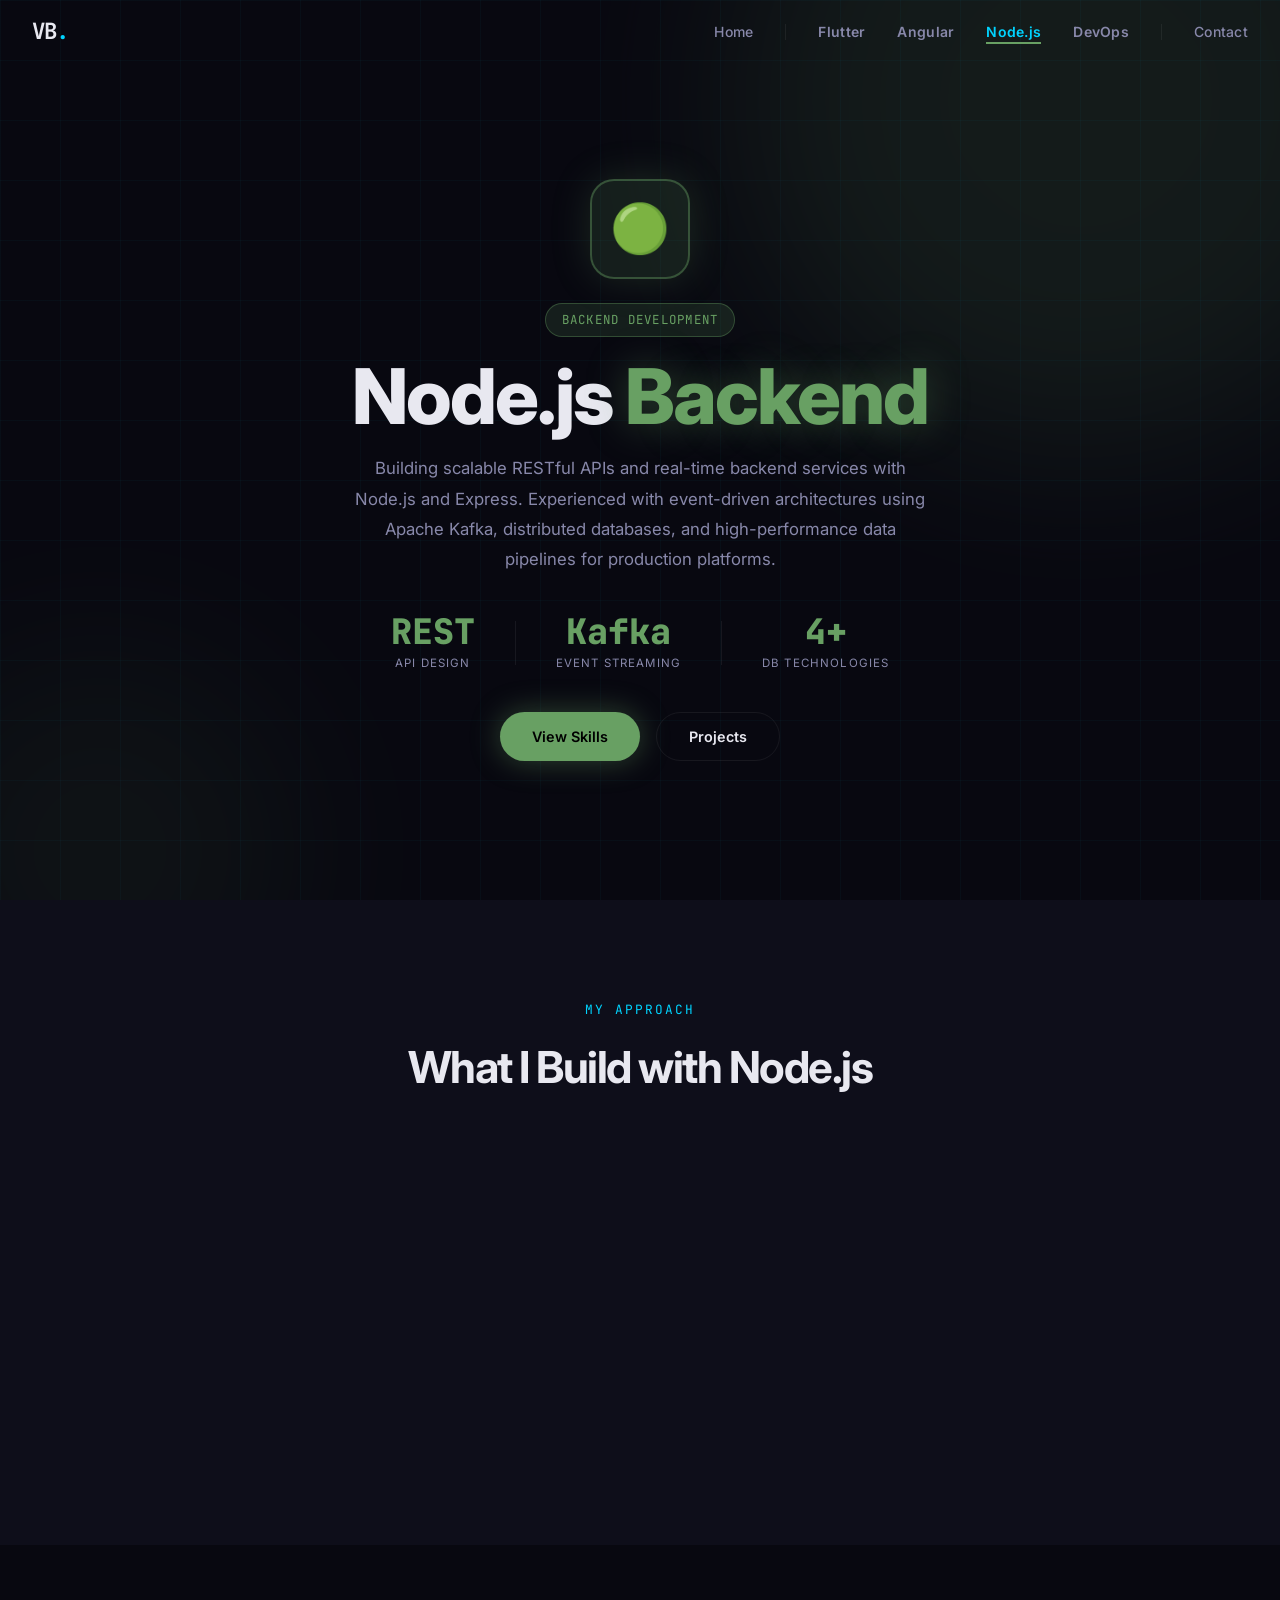
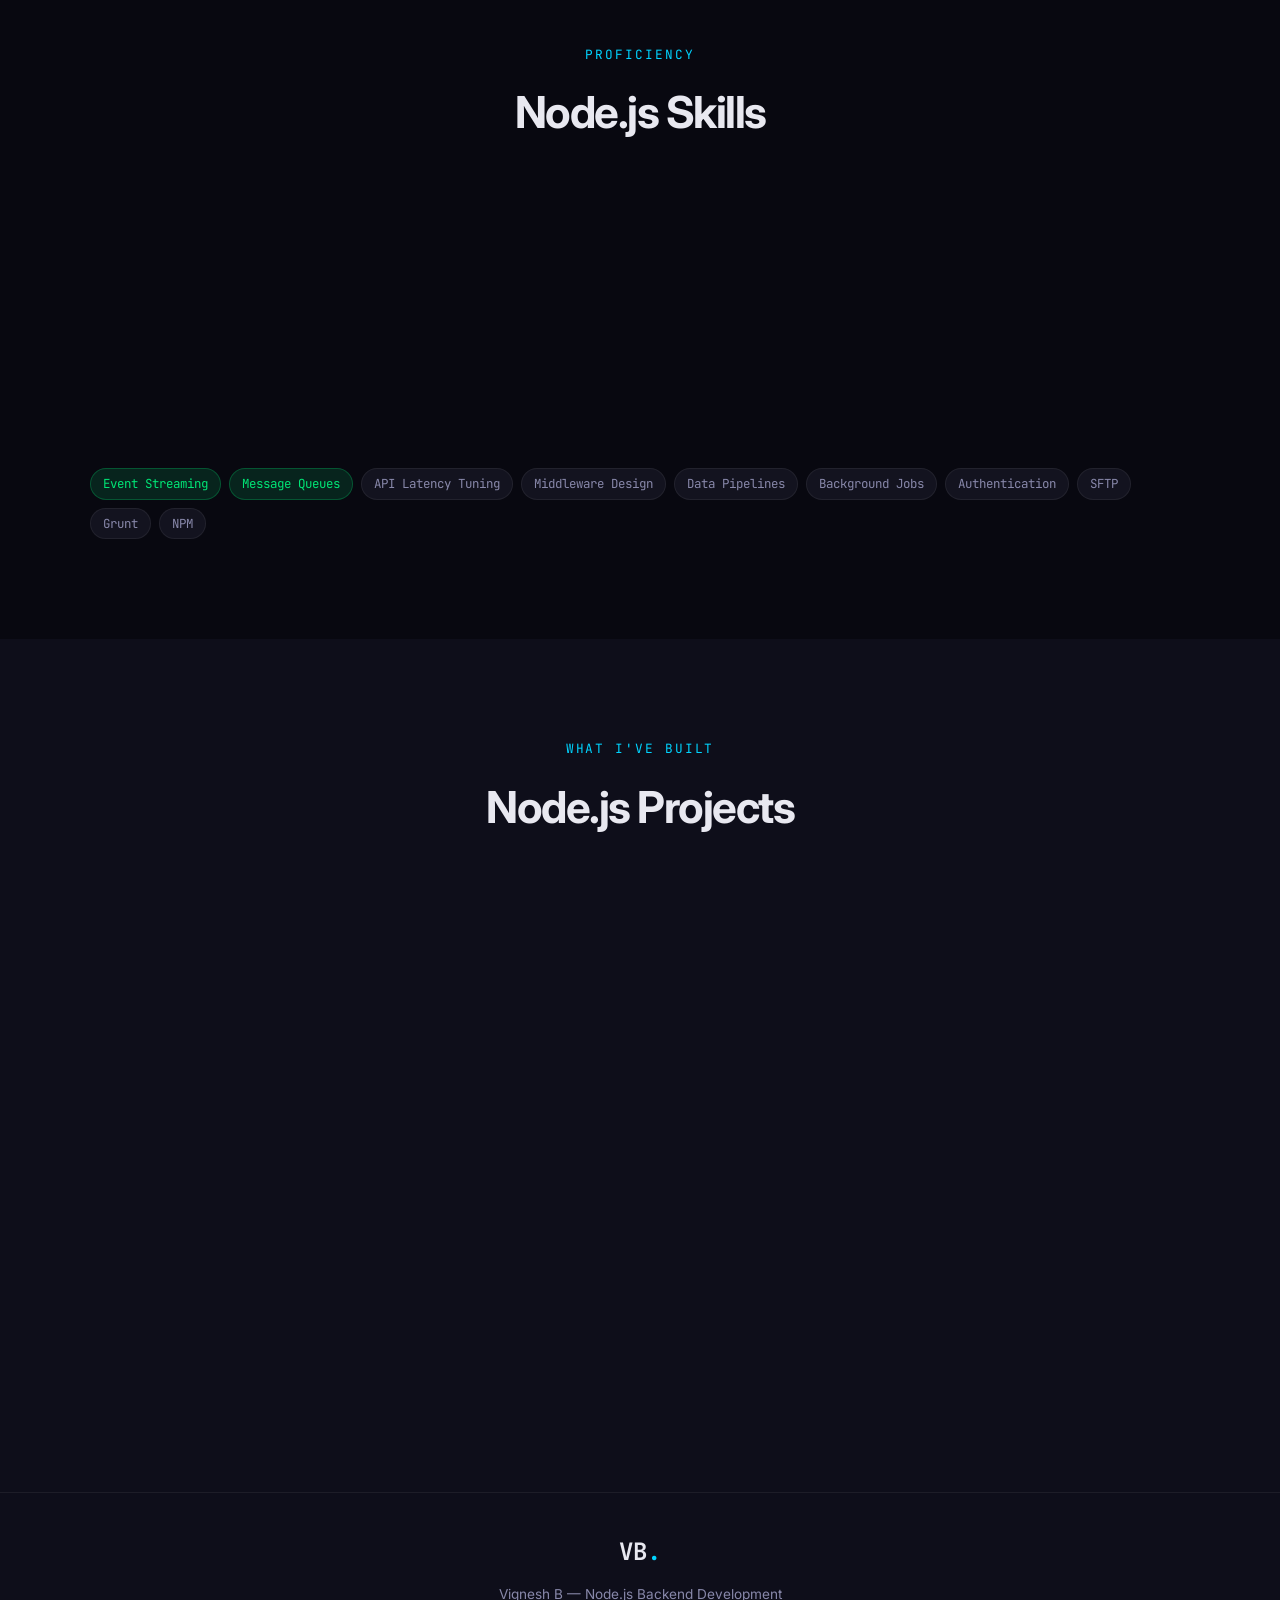
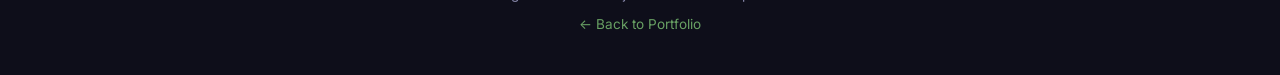
<file: nodejs.html>
<!DOCTYPE html>
<html lang="en">
<head>
  <meta charset="UTF-8" />
  <meta name="viewport" content="width=device-width, initial-scale=1.0" />
  <title>Node.js — Vignesh B</title>
  <link rel="stylesheet" href="css/style.css" />
  <link href="https://fonts.googleapis.com/css2?family=Inter:wght@300;400;500;600;700;800&family=JetBrains+Mono:wght@400;500&display=swap" rel="stylesheet" />
  <style>:root { --pa: #68a063; }</style>
</head>
<body>

  <!-- Navbar -->
  <nav class="navbar" id="navbar">
    <a href="index.html" class="nav-logo">VB<span class="dot">.</span></a>
    <ul class="nav-links">
      <li><a href="index.html">Home</a></li>
      <li class="nav-sep"></li>
      <li><a href="flutter.html" class="nav-tech" style="--tc:#00d4ff">Flutter</a></li>
      <li><a href="angular.html" class="nav-tech" style="--tc:#dd0031">Angular</a></li>
      <li><a href="nodejs.html" class="nav-tech nav-active" style="--tc:#68a063">Node.js</a></li>
      <li><a href="devops.html" class="nav-tech" style="--tc:#ff9800">DevOps</a></li>
      <li class="nav-sep"></li>
      <li><a href="index.html#contact">Contact</a></li>
    </ul>
    <button class="hamburger" id="hamburger" aria-label="Menu">
      <span></span><span></span><span></span>
    </button>
  </nav>

  <!-- Mobile Menu -->
  <div class="mobile-menu" id="mobileMenu">
    <ul>
      <li><a href="index.html" onclick="closeMobileMenu()">Home</a></li>
      <li><a href="flutter.html" onclick="closeMobileMenu()" style="color:#00d4ff">Flutter</a></li>
      <li><a href="angular.html" onclick="closeMobileMenu()" style="color:#dd0031">Angular</a></li>
      <li><a href="nodejs.html" onclick="closeMobileMenu()" style="color:#68a063">Node.js</a></li>
      <li><a href="devops.html" onclick="closeMobileMenu()" style="color:#ff9800">DevOps</a></li>
      <li><a href="index.html#contact" onclick="closeMobileMenu()">Contact</a></li>
    </ul>
  </div>

  <!-- Hero -->
  <section class="tech-hero">
    <div class="tech-hero-bg">
      <div class="tech-orb tech-orb-1"></div>
      <div class="tech-orb tech-orb-2"></div>
      <div class="grid-overlay"></div>
    </div>
    <div class="tech-hero-content">
      <div class="tech-icon-wrap">🟢</div>
      <div class="tech-page-badge">Backend Development</div>
      <h1 class="tech-hero-title">Node.js <span>Backend</span></h1>
      <p class="tech-hero-sub">
        Building scalable RESTful APIs and real-time backend services with Node.js and Express.
        Experienced with event-driven architectures using Apache Kafka, distributed databases,
        and high-performance data pipelines for production platforms.
      </p>
      <div class="tech-stats">
        <div class="tech-stat">
          <span class="tech-stat-num">REST</span>
          <span class="tech-stat-label">API Design</span>
        </div>
        <div class="tech-stat-divider"></div>
        <div class="tech-stat">
          <span class="tech-stat-num">Kafka</span>
          <span class="tech-stat-label">Event Streaming</span>
        </div>
        <div class="tech-stat-divider"></div>
        <div class="tech-stat">
          <span class="tech-stat-num">4+</span>
          <span class="tech-stat-label">DB Technologies</span>
        </div>
      </div>
      <div class="tech-hero-actions">
        <a href="#skills" class="btn btn-tech">View Skills</a>
        <a href="#projects" class="btn btn-outline">Projects</a>
      </div>
    </div>
  </section>

  <!-- Overview -->
  <section class="section section-alt">
    <div class="container">
      <div class="section-header">
        <span class="section-tag">My Approach</span>
        <h2 class="section-title">What I Build with Node.js</h2>
      </div>
      <div class="overview-grid">
        <div class="overview-card fade-up">
          <span class="overview-icon">🔌</span>
          <h3>RESTful API Services</h3>
          <p>Designing and building scalable REST APIs with Node.js and Express — handling authentication, data validation, error handling, and efficient database queries for mobile and web clients.</p>
        </div>
        <div class="overview-card fade-up">
          <span class="overview-icon">⚡</span>
          <h3>Event-Driven Systems</h3>
          <p>Implementing Apache Kafka-based event streaming for asynchronous, high-throughput data pipelines — decoupling services and ensuring reliable message processing at scale.</p>
        </div>
        <div class="overview-card fade-up">
          <span class="overview-icon">🗄️</span>
          <h3>Multi-Database Architecture</h3>
          <p>Working across MySQL, Redis (caching), AWS Redshift (analytics), and Clickhouse (OLAP) — choosing the right store for each use case to balance performance and cost.</p>
        </div>
      </div>
    </div>
  </section>

  <!-- Skills -->
  <section class="section" id="skills">
    <div class="container">
      <div class="section-header">
        <span class="section-tag">Proficiency</span>
        <h2 class="section-title">Node.js Skills</h2>
      </div>
      <div class="skill-bars-grid">
        <div class="skill-bar-item fade-up">
          <div class="skill-bar-meta">
            <span class="skill-bar-name">Node.js</span>
            <span class="skill-bar-level">Advanced</span>
          </div>
          <div class="skill-bar-track"><div class="skill-bar-fill" style="--pct:82%"></div></div>
        </div>
        <div class="skill-bar-item fade-up">
          <div class="skill-bar-meta">
            <span class="skill-bar-name">Express.js</span>
            <span class="skill-bar-level">Advanced</span>
          </div>
          <div class="skill-bar-track"><div class="skill-bar-fill" style="--pct:80%"></div></div>
        </div>
        <div class="skill-bar-item fade-up">
          <div class="skill-bar-meta">
            <span class="skill-bar-name">REST API Design</span>
            <span class="skill-bar-level">Advanced</span>
          </div>
          <div class="skill-bar-track"><div class="skill-bar-fill" style="--pct:85%"></div></div>
        </div>
        <div class="skill-bar-item fade-up">
          <div class="skill-bar-meta">
            <span class="skill-bar-name">MySQL</span>
            <span class="skill-bar-level">Advanced</span>
          </div>
          <div class="skill-bar-track"><div class="skill-bar-fill" style="--pct:78%"></div></div>
        </div>
        <div class="skill-bar-item fade-up">
          <div class="skill-bar-meta">
            <span class="skill-bar-name">Apache Kafka</span>
            <span class="skill-bar-level">Intermediate</span>
          </div>
          <div class="skill-bar-track"><div class="skill-bar-fill" style="--pct:74%"></div></div>
        </div>
        <div class="skill-bar-item fade-up">
          <div class="skill-bar-meta">
            <span class="skill-bar-name">Redis (Caching)</span>
            <span class="skill-bar-level">Intermediate</span>
          </div>
          <div class="skill-bar-track"><div class="skill-bar-fill" style="--pct:72%"></div></div>
        </div>
        <div class="skill-bar-item fade-up">
          <div class="skill-bar-meta">
            <span class="skill-bar-name">AWS Redshift</span>
            <span class="skill-bar-level">Intermediate</span>
          </div>
          <div class="skill-bar-track"><div class="skill-bar-fill" style="--pct:68%"></div></div>
        </div>
        <div class="skill-bar-item fade-up">
          <div class="skill-bar-meta">
            <span class="skill-bar-name">Clickhouse (OLAP)</span>
            <span class="skill-bar-level">Intermediate</span>
          </div>
          <div class="skill-bar-track"><div class="skill-bar-fill" style="--pct:65%"></div></div>
        </div>
        <div class="skill-bar-item fade-up">
          <div class="skill-bar-meta">
            <span class="skill-bar-name">TypeScript</span>
            <span class="skill-bar-level">Advanced</span>
          </div>
          <div class="skill-bar-track"><div class="skill-bar-fill" style="--pct:82%"></div></div>
        </div>
        <div class="skill-bar-item fade-up">
          <div class="skill-bar-meta">
            <span class="skill-bar-name">PM2 (Process Manager)</span>
            <span class="skill-bar-level">Advanced</span>
          </div>
          <div class="skill-bar-track"><div class="skill-bar-fill" style="--pct:80%"></div></div>
        </div>
      </div>
      <div class="tech-tags-row">
        <span class="tag tag-devops">Event Streaming</span>
        <span class="tag tag-devops">Message Queues</span>
        <span class="tag">API Latency Tuning</span>
        <span class="tag">Middleware Design</span>
        <span class="tag">Data Pipelines</span>
        <span class="tag">Background Jobs</span>
        <span class="tag">Authentication</span>
        <span class="tag">SFTP</span>
        <span class="tag">Grunt</span>
        <span class="tag">NPM</span>
      </div>
    </div>
  </section>

  <!-- Projects -->
  <section class="section section-alt" id="projects">
    <div class="container">
      <div class="section-header">
        <span class="section-tag">What I've Built</span>
        <h2 class="section-title">Node.js Projects</h2>
      </div>
      <div class="projects-grid">
        <div class="tech-project-card fade-up">
          <span class="tech-project-label">Node.js · Express · MySQL · Kafka</span>
          <div class="project-icon" style="margin-bottom:0.75rem">🛒</div>
          <h3 class="project-title">Community Commerce Backend</h3>
          <p class="project-desc">RESTful API backend powering the Community Commerce mobile and web apps — handling user management, store operations, notifications, and event-driven order workflows.</p>
          <ul class="project-highlights" style="margin-top:1rem">
            <li><span class="highlight-icon">🔌</span><span>REST APIs consumed by Flutter mobile apps and Angular web dashboard</span></li>
            <li><span class="highlight-icon">⚡</span><span>Kafka-based event streaming for async notification and order processing</span></li>
            <li><span class="highlight-icon">🗄️</span><span>MySQL for relational data, Redis for session caching and fast lookups</span></li>
            <li><span class="highlight-icon">🚀</span><span>PM2 process manager for zero-downtime deployments and cluster mode</span></li>
          </ul>
        </div>
        <div class="tech-project-card fade-up">
          <span class="tech-project-label">Node.js · Kafka · Redshift · Clickhouse</span>
          <div class="project-icon" style="margin-bottom:0.75rem">🚚</div>
          <h3 class="project-title">EK-Bharath Logistics API</h3>
          <p class="project-desc">High-throughput backend for the delivery platform — managing real-time order routing, delivery partner coordination, and analytics data pipelines at scale.</p>
          <ul class="project-highlights" style="margin-top:1rem">
            <li><span class="highlight-icon">📍</span><span>Real-time location data ingestion and routing via event-driven Kafka topics</span></li>
            <li><span class="highlight-icon">📊</span><span>Analytics pipeline pushing delivery metrics to AWS Redshift and Clickhouse</span></li>
            <li><span class="highlight-icon">🤖</span><span>OCR webhook handler processing receipt scan data from the Flutter app</span></li>
            <li><span class="highlight-icon">⚙️</span><span>API latency optimization with Redis caching for frequent lookups</span></li>
          </ul>
        </div>
      </div>
    </div>
  </section>

  <!-- Footer -->
  <footer class="footer">
    <div class="container">
      <div class="footer-content">
        <div class="footer-logo">VB<span class="dot">.</span></div>
        <p>Vignesh B — Node.js Backend Development</p>
        <p class="footer-copy">
          <a href="index.html" style="color:var(--pa);text-decoration:none">← Back to Portfolio</a>
        </p>
      </div>
    </div>
  </footer>

  <script src="js/script.js"></script>
  <script>
    const fills = document.querySelectorAll('.skill-bar-fill');
    const barObserver = new IntersectionObserver((entries) => {
      entries.forEach(e => { if (e.isIntersecting) { e.target.classList.add('animated'); barObserver.unobserve(e.target); } });
    }, { threshold: 0.3 });
    fills.forEach(f => barObserver.observe(f));
  </script>
</body>
</html>
</file>
<file: css/style.css>
/* ===== RESET & BASE ===== */
*, *::before, *::after {
  margin: 0;
  padding: 0;
  box-sizing: border-box;
}

:root {
  --bg: #080810;
  --bg-alt: #0e0e1a;
  --surface: #13131f;
  --card: #1a1a2e;
  --card-hover: #1f1f38;
  --border: #ffffff10;
  --border-hover: #00d4ff40;

  --primary: #00d4ff;
  --primary-dim: #00d4ff20;
  --primary-glow: #00d4ff40;
  --secondary: #7c4dff;
  --secondary-dim: #7c4dff20;
  --devops: #00e676;
  --devops-dim: #00e67620;
  --ai: #ff6b6b;
  --ai-dim: #ff6b6b20;

  --text: #e8e8f0;
  --text-muted: #8888aa;
  --text-faint: #44445a;

  --font: 'Inter', sans-serif;
  --mono: 'JetBrains Mono', monospace;

  --radius: 12px;
  --radius-lg: 20px;
  --transition: 0.3s cubic-bezier(0.4, 0, 0.2, 1);
}

html {
  scroll-behavior: smooth;
  scroll-padding-top: 70px;
}

body {
  background: var(--bg);
  color: var(--text);
  font-family: var(--font);
  line-height: 1.6;
  overflow-x: hidden;
}

/* ===== SCROLLBAR ===== */
::-webkit-scrollbar { width: 6px; }
::-webkit-scrollbar-track { background: var(--bg); }
::-webkit-scrollbar-thumb { background: var(--primary); border-radius: 3px; }

/* ===== NAVBAR ===== */
.navbar {
  position: fixed;
  top: 0;
  left: 0;
  right: 0;
  z-index: 1000;
  display: flex;
  align-items: center;
  justify-content: space-between;
  padding: 0 2rem;
  height: 64px;
  background: transparent;
  transition: var(--transition);
}

.navbar.scrolled {
  background: rgba(8, 8, 16, 0.95);
  backdrop-filter: blur(20px);
  border-bottom: 1px solid var(--border);
}

.nav-logo {
  font-family: var(--mono);
  font-size: 1.4rem;
  font-weight: 700;
  color: var(--text);
  letter-spacing: -1px;
}

.dot { color: var(--primary); }

.nav-links {
  display: flex;
  gap: 2rem;
  list-style: none;
}

.nav-links a {
  color: var(--text-muted);
  text-decoration: none;
  font-size: 0.875rem;
  font-weight: 500;
  letter-spacing: 0.02em;
  transition: var(--transition);
  position: relative;
}

.nav-links a::after {
  content: '';
  position: absolute;
  bottom: -4px;
  left: 0;
  width: 0;
  height: 2px;
  background: var(--primary);
  transition: var(--transition);
}

.nav-links a:hover {
  color: var(--primary);
}

.nav-links a:hover::after {
  width: 100%;
}

.hamburger {
  display: none;
  flex-direction: column;
  gap: 5px;
  background: none;
  border: none;
  cursor: pointer;
  padding: 4px;
}

.hamburger span {
  display: block;
  width: 24px;
  height: 2px;
  background: var(--text);
  border-radius: 2px;
  transition: var(--transition);
}

/* ===== MOBILE MENU ===== */
.mobile-menu {
  position: fixed;
  top: 0;
  left: 0;
  right: 0;
  bottom: 0;
  z-index: 999;
  background: rgba(8, 8, 16, 0.98);
  backdrop-filter: blur(20px);
  display: flex;
  align-items: center;
  justify-content: center;
  transform: translateX(100%);
  transition: transform 0.4s cubic-bezier(0.4, 0, 0.2, 1);
}

.mobile-menu.open {
  transform: translateX(0);
}

.mobile-menu ul {
  list-style: none;
  text-align: center;
  display: flex;
  flex-direction: column;
  gap: 2rem;
}

.mobile-menu a {
  color: var(--text);
  text-decoration: none;
  font-size: 2rem;
  font-weight: 600;
  transition: var(--transition);
}

.mobile-menu a:hover { color: var(--primary); }

/* ===== HERO ===== */
.hero {
  min-height: 100vh;
  display: flex;
  align-items: center;
  justify-content: center;
  position: relative;
  overflow: hidden;
  padding: 100px 2rem 60px;
}

.hero-bg {
  position: absolute;
  inset: 0;
  z-index: 0;
}

.orb {
  position: absolute;
  border-radius: 50%;
  filter: blur(80px);
  opacity: 0.15;
  animation: float 8s ease-in-out infinite;
}

.orb-1 {
  width: 600px;
  height: 600px;
  background: var(--primary);
  top: -200px;
  right: -100px;
}

.orb-2 {
  width: 500px;
  height: 500px;
  background: var(--secondary);
  bottom: -200px;
  left: -100px;
  animation-delay: -4s;
}

@keyframes float {
  0%, 100% { transform: translateY(0) scale(1); }
  50% { transform: translateY(-30px) scale(1.05); }
}

.grid-overlay {
  position: absolute;
  inset: 0;
  background-image:
    linear-gradient(rgba(0, 212, 255, 0.03) 1px, transparent 1px),
    linear-gradient(90deg, rgba(0, 212, 255, 0.03) 1px, transparent 1px);
  background-size: 60px 60px;
}

.hero-content {
  position: relative;
  z-index: 1;
  max-width: 780px;
  text-align: center;
  padding-bottom: 80px;
}

.hero-badge {
  display: inline-flex;
  align-items: center;
  gap: 8px;
  padding: 6px 16px;
  background: var(--primary-dim);
  border: 1px solid var(--primary-glow);
  border-radius: 100px;
  font-size: 0.8rem;
  color: var(--primary);
  margin-bottom: 1.5rem;
  font-weight: 500;
}

.badge-dot {
  width: 8px;
  height: 8px;
  border-radius: 50%;
  background: var(--primary);
  animation: pulse 2s ease infinite;
}

@keyframes pulse {
  0%, 100% { opacity: 1; transform: scale(1); }
  50% { opacity: 0.5; transform: scale(0.8); }
}

.hero-name {
  font-size: clamp(3rem, 8vw, 6rem);
  font-weight: 800;
  letter-spacing: -3px;
  line-height: 1;
  margin-bottom: 0.75rem;
  color: var(--text);
}

.highlight {
  color: var(--primary);
  text-shadow: 0 0 40px var(--primary-glow);
}

.hero-title {
  font-family: var(--mono);
  font-size: clamp(1rem, 2.5vw, 1.4rem);
  color: var(--text-muted);
  margin-bottom: 1.5rem;
  min-height: 2rem;
}

.cursor {
  color: var(--primary);
  animation: blink 1s step-end infinite;
}

@keyframes blink {
  0%, 100% { opacity: 1; }
  50% { opacity: 0; }
}

.hero-summary {
  font-size: 1.05rem;
  color: var(--text-muted);
  max-width: 600px;
  margin: 0 auto 2.5rem;
  line-height: 1.8;
}

.hero-summary strong { color: var(--text); }

.hero-actions {
  display: flex;
  gap: 1rem;
  justify-content: center;
  flex-wrap: wrap;
  margin-bottom: 3rem;
}

.btn {
  display: inline-flex;
  align-items: center;
  gap: 8px;
  padding: 0.75rem 2rem;
  border-radius: 100px;
  font-size: 0.9rem;
  font-weight: 600;
  text-decoration: none;
  transition: var(--transition);
  cursor: pointer;
  border: none;
}

.btn-primary {
  background: var(--primary);
  color: #000;
  box-shadow: 0 0 30px var(--primary-glow);
}

.btn-primary:hover {
  transform: translateY(-2px);
  box-shadow: 0 0 50px var(--primary-glow);
}

.btn-outline {
  background: transparent;
  color: var(--text);
  border: 1px solid var(--border);
}

.btn-outline:hover {
  border-color: var(--primary);
  color: var(--primary);
  transform: translateY(-2px);
}

.hero-stats {
  display: flex;
  align-items: center;
  justify-content: center;
  gap: 2rem;
  flex-wrap: wrap;
}

.stat {
  display: flex;
  flex-direction: column;
  align-items: center;
}

.stat-num {
  font-size: 2rem;
  font-weight: 800;
  color: var(--primary);
  font-family: var(--mono);
  line-height: 1;
}

.stat-label {
  font-size: 0.75rem;
  color: var(--text-muted);
  text-transform: uppercase;
  letter-spacing: 0.08em;
  margin-top: 4px;
}

.stat-divider {
  width: 1px;
  height: 40px;
  background: var(--border);
}

.scroll-indicator {
  position: absolute;
  bottom: 1.5rem;
  left: 50%;
  transform: translateX(-50%);
  display: flex;
  flex-direction: column;
  align-items: center;
  gap: 10px;
  opacity: 1;
  transition: opacity 0.6s ease;
  z-index: 10;
  cursor: pointer;
}

.scroll-indicator.hidden {
  opacity: 0;
  pointer-events: none;
}

.scroll-label {
  font-size: 0.65rem;
  letter-spacing: 0.18em;
  text-transform: uppercase;
  color: var(--text-muted);
  font-family: var(--mono);
  animation: fadeUpDown 2s ease infinite;
}

/* Mouse body */
.scroll-mouse {
  width: 26px;
  height: 42px;
  border: 2px solid var(--primary);
  border-radius: 13px;
  display: flex;
  justify-content: center;
  align-items: flex-start;
  padding-top: 7px;
  box-shadow: 0 0 12px var(--primary-glow), inset 0 0 8px var(--primary-dim);
  position: relative;
}

/* Scrolling wheel dot */
.scroll-wheel {
  width: 4px;
  height: 8px;
  background: var(--primary);
  border-radius: 2px;
  animation: scrollWheel 1.6s ease infinite;
  box-shadow: 0 0 6px var(--primary);
}

@keyframes scrollWheel {
  0%   { transform: translateY(0); opacity: 1; }
  60%  { transform: translateY(12px); opacity: 0; }
  61%  { transform: translateY(0); opacity: 0; }
  100% { transform: translateY(0); opacity: 1; }
}

/* Chevron arrows */
.scroll-arrows {
  display: flex;
  flex-direction: column;
  align-items: center;
  gap: 2px;
}

.scroll-arrows span {
  display: block;
  width: 10px;
  height: 10px;
  border-right: 2px solid var(--primary);
  border-bottom: 2px solid var(--primary);
  transform: rotate(45deg);
  animation: arrowFade 1.6s ease infinite;
}

.scroll-arrows span:nth-child(1) { animation-delay: 0s;    opacity: 0.3; }
.scroll-arrows span:nth-child(2) { animation-delay: 0.2s;  opacity: 0.6; }
.scroll-arrows span:nth-child(3) { animation-delay: 0.4s;  opacity: 1;   }

@keyframes arrowFade {
  0%, 100% { opacity: 0.2; }
  50%       { opacity: 1; }
}

@keyframes fadeUpDown {
  0%, 100% { transform: translateY(0); opacity: 0.6; }
  50%       { transform: translateY(-3px); opacity: 1; }
}

/* ===== SECTIONS ===== */
.section {
  padding: 100px 2rem;
}

.section-alt {
  background: var(--bg-alt);
}

.container {
  max-width: 1100px;
  margin: 0 auto;
}

.section-header {
  text-align: center;
  margin-bottom: 4rem;
}

.section-tag {
  font-family: var(--mono);
  font-size: 0.8rem;
  color: var(--primary);
  text-transform: uppercase;
  letter-spacing: 0.15em;
  display: block;
  margin-bottom: 0.75rem;
}

.section-title {
  font-size: clamp(2rem, 4vw, 2.75rem);
  font-weight: 700;
  letter-spacing: -1.5px;
}

.section-subtitle {
  color: var(--text-muted);
  margin-top: 1rem;
  font-size: 1.05rem;
}

/* ===== ABOUT ===== */
.about-grid {
  display: grid;
  grid-template-columns: 320px 1fr;
  gap: 4rem;
  align-items: start;
}

.about-avatar {
  display: flex;
  flex-direction: column;
  align-items: center;
  gap: 1.5rem;
}

.avatar-wrapper {
  position: relative;
  width: 200px;
  height: 200px;
}

.avatar-placeholder {
  width: 200px;
  height: 200px;
  border-radius: 50%;
  background: var(--card);
  border: 2px solid var(--border);
  display: flex;
  align-items: center;
  justify-content: center;
  overflow: hidden;
}

.avatar-placeholder svg {
  width: 120px;
  height: 120px;
}

.avatar-ring {
  position: absolute;
  inset: -8px;
  border-radius: 50%;
  border: 2px solid transparent;
  background: linear-gradient(135deg, var(--primary), var(--secondary)) border-box;
  -webkit-mask: linear-gradient(#fff 0 0) padding-box, linear-gradient(#fff 0 0);
  -webkit-mask-composite: destination-out;
  mask-composite: exclude;
  animation: rotate 8s linear infinite;
}

@keyframes rotate {
  from { transform: rotate(0deg); }
  to { transform: rotate(360deg); }
}

.avatar-badge {
  position: absolute;
  bottom: 5px;
  right: 5px;
  background: var(--primary);
  color: #000;
  font-size: 0.7rem;
  font-weight: 700;
  padding: 4px 10px;
  border-radius: 100px;
}

.about-info-cards {
  display: flex;
  flex-direction: column;
  gap: 0.75rem;
  width: 100%;
}

.info-card {
  display: flex;
  align-items: center;
  gap: 0.75rem;
  padding: 0.75rem 1rem;
  background: var(--card);
  border: 1px solid var(--border);
  border-radius: var(--radius);
  font-size: 0.85rem;
  color: var(--text-muted);
}

.info-icon { font-size: 1rem; }

.about-text {
  display: flex;
  flex-direction: column;
  gap: 1.25rem;
}

.about-text p {
  color: var(--text-muted);
  line-height: 1.8;
  font-size: 1rem;
}

.about-text strong { color: var(--text); }

.about-contact-links {
  display: flex;
  flex-direction: column;
  gap: 0.75rem;
  padding-top: 0.5rem;
}

.contact-link-row {
  position: relative;
  display: flex;
  align-items: center;
  gap: 0.75rem;
  padding: 0.95rem 1rem 0.95rem 0;
  border-bottom: 1px solid color-mix(in srgb, var(--border) 70%, transparent);
}

.contact-link {
  display: flex;
  align-items: center;
  gap: 0.75rem;
  color: var(--text-muted);
  text-decoration: none;
  font-size: 0.9rem;
  transition: var(--transition);
  min-width: 0;
}

.contact-link-row:last-child {
  border-bottom: 0;
}

.contact-link svg {
  width: 18px;
  height: 18px;
  color: var(--primary);
  flex-shrink: 0;
}

.contact-link:hover { color: var(--primary); }

.copy-btn {
  position: relative;
  width: 2.3rem;
  height: 2.3rem;
  display: inline-flex;
  align-items: center;
  justify-content: center;
  border: 1px solid var(--border);
  background: rgba(255, 255, 255, 0.03);
  color: var(--text-muted);
  border-radius: 50%;
  padding: 0;
  cursor: pointer;
  transition: var(--transition);
  flex-shrink: 0;
}

.contact-copy-corner {
  position: absolute;
  top: 0.75rem;
  right: 10px;
}

.copy-btn svg {
  width: 1rem;
  height: 1rem;
}

.copy-btn::after {
  content: attr(data-feedback);
  position: absolute;
  bottom: calc(100% + 0.5rem);
  left: 50%;
  transform: translate(-50%, 6px);
  background: rgba(10, 15, 25, 0.95);
  color: var(--text);
  border: 1px solid var(--border);
  border-radius: 999px;
  padding: 0.25rem 0.55rem;
  font-size: 0.72rem;
  line-height: 1;
  letter-spacing: 0.02em;
  white-space: nowrap;
  opacity: 0;
  pointer-events: none;
  transition: opacity 0.2s ease, transform 0.2s ease;
}

.copy-btn:hover {
  border-color: var(--primary);
  color: var(--primary);
  transform: translateY(-1px);
}

.copy-btn:hover::after,
.copy-btn:focus-visible::after,
.copy-btn.copied::after {
  opacity: 1;
  transform: translate(-50%, 0);
}

.copy-btn:focus-visible {
  outline: 2px solid var(--primary);
  outline-offset: 2px;
}

.copy-btn.copied {
  border-color: var(--primary);
  background: var(--primary-dim);
  color: var(--primary);
}

.sr-only {
  position: absolute;
  width: 1px;
  height: 1px;
  padding: 0;
  margin: -1px;
  overflow: hidden;
  clip: rect(0, 0, 0, 0);
  white-space: nowrap;
  border: 0;
}

/* ===== SKILLS ===== */
.skills-grid {
  display: grid;
  grid-template-columns: repeat(2, 1fr);
  gap: 1.5rem;
}

.skill-category {
  background: var(--card);
  border: 1px solid var(--border);
  border-radius: var(--radius-lg);
  padding: 1.75rem;
  transition: var(--transition);
}

.skill-category:hover {
  border-color: var(--border-hover);
  transform: translateY(-4px);
  box-shadow: 0 12px 40px rgba(0, 212, 255, 0.08);
}

.skill-category-header {
  display: flex;
  align-items: center;
  gap: 0.75rem;
  margin-bottom: 1.25rem;
}

.skill-icon { font-size: 1.5rem; }

.skill-category-header h3 {
  font-size: 1rem;
  font-weight: 600;
  color: var(--text);
}

.skill-tags {
  display: flex;
  flex-wrap: wrap;
  gap: 0.5rem;
}

.tag {
  padding: 0.3rem 0.75rem;
  background: var(--surface);
  border: 1px solid var(--border);
  border-radius: 100px;
  font-size: 0.78rem;
  color: var(--text-muted);
  font-family: var(--mono);
  transition: var(--transition);
}

.tag:hover { border-color: var(--border-hover); color: var(--text); }

.tag-primary {
  background: var(--primary-dim);
  border-color: var(--primary-glow);
  color: var(--primary);
}

.tag-secondary {
  background: var(--secondary-dim);
  border-color: #7c4dff40;
  color: var(--secondary);
}

.tag-devops {
  background: var(--devops-dim);
  border-color: #00e67640;
  color: var(--devops);
}

.tag-ai {
  background: var(--ai-dim);
  border-color: #ff6b6b40;
  color: var(--ai);
}

.tag-ide {
  background: #fff3e020;
  border-color: #ffb30040;
  color: #ffb300;
}

.tag-arch {
  background: #e040fb20;
  border-color: #e040fb40;
  color: #e040fb;
}

.skill-category-wide {
  grid-column: 1 / -1;
}

/* ===== PROJECTS ===== */
.projects-grid {
  display: grid;
  grid-template-columns: repeat(2, 1fr);
  gap: 1.5rem;
}

.project-card {
  background: var(--card);
  border: 1px solid var(--border);
  border-radius: var(--radius-lg);
  padding: 2rem;
  transition: var(--transition);
  display: flex;
  flex-direction: column;
  gap: 1.25rem;
}

.project-card:hover {
  border-color: var(--border-hover);
  transform: translateY(-6px);
  box-shadow: 0 20px 60px rgba(0, 212, 255, 0.1);
}

.project-header {
  display: flex;
  align-items: center;
  justify-content: space-between;
  flex-wrap: wrap;
  gap: 0.75rem;
}

.project-icon {
  font-size: 2.5rem;
  line-height: 1;
}

.project-meta {
  display: flex;
  gap: 0.5rem;
  flex-wrap: wrap;
}

.project-tech-badge {
  padding: 0.25rem 0.65rem;
  background: var(--primary-dim);
  border: 1px solid var(--primary-glow);
  border-radius: 100px;
  font-size: 0.72rem;
  color: var(--primary);
  font-family: var(--mono);
  font-weight: 500;
}

.project-title {
  font-size: 1.35rem;
  font-weight: 700;
  letter-spacing: -0.5px;
}

.project-desc {
  color: var(--text-muted);
  font-size: 0.92rem;
  line-height: 1.7;
}

.project-highlights {
  list-style: none;
  display: flex;
  flex-direction: column;
  gap: 0.75rem;
}

.project-highlights li {
  display: flex;
  align-items: flex-start;
  gap: 0.75rem;
  font-size: 0.88rem;
  color: var(--text-muted);
  line-height: 1.6;
}

.highlight-icon {
  font-size: 1rem;
  flex-shrink: 0;
  margin-top: 1px;
}

/* ===== EXPERIENCE ===== */
.timeline {
  position: relative;
  padding-left: 2rem;
  margin-bottom: 3rem;
}

.timeline::before {
  content: '';
  position: absolute;
  left: 0;
  top: 8px;
  bottom: 0;
  width: 2px;
  background: linear-gradient(to bottom, var(--primary), var(--secondary), transparent);
}

.timeline-item {
  position: relative;
  padding-bottom: 3rem;
}

.timeline-item:last-child { padding-bottom: 0; }

.timeline-dot {
  position: absolute;
  left: -2.4rem;
  top: 6px;
  width: 14px;
  height: 14px;
  border-radius: 50%;
  background: var(--primary);
  border: 3px solid var(--bg-alt);
  box-shadow: 0 0 12px var(--primary-glow);
}

.timeline-dot-secondary {
  background: var(--secondary);
  box-shadow: 0 0 12px #7c4dff40;
}

.timeline-content {
  background: var(--card);
  border: 1px solid var(--border);
  border-radius: var(--radius-lg);
  padding: 1.75rem;
  transition: var(--transition);
}

.timeline-content:hover {
  border-color: var(--border-hover);
}

.timeline-header {
  display: flex;
  justify-content: space-between;
  align-items: flex-start;
  flex-wrap: wrap;
  gap: 0.75rem;
  margin-bottom: 0.75rem;
}

.timeline-role {
  font-size: 1.1rem;
  font-weight: 700;
}

.timeline-company {
  display: block;
  color: var(--primary);
  font-size: 0.85rem;
  font-weight: 500;
  margin-top: 2px;
}

.timeline-period {
  font-family: var(--mono);
  font-size: 0.8rem;
  color: var(--text-muted);
  background: var(--surface);
  padding: 4px 12px;
  border-radius: 100px;
  border: 1px solid var(--border);
  white-space: nowrap;
}

.timeline-project {
  font-size: 0.85rem;
  color: var(--text-muted);
  font-style: italic;
  margin-bottom: 1rem;
  padding-bottom: 1rem;
  border-bottom: 1px solid var(--border);
}

.timeline-points {
  list-style: none;
  display: flex;
  flex-direction: column;
  gap: 0.6rem;
}

.timeline-points li {
  font-size: 0.88rem;
  color: var(--text-muted);
  padding-left: 1rem;
  position: relative;
  line-height: 1.6;
}

.timeline-points li::before {
  content: '▸';
  position: absolute;
  left: 0;
  color: var(--primary);
}

.timeline-deployment {
  display: flex;
  align-items: center;
  gap: 0.85rem;
  flex-wrap: wrap;
  margin-top: 1.25rem;
  padding-top: 1rem;
  border-top: 1px solid var(--border);
}

.timeline-deployment-label {
  font-size: 0.75rem;
  font-weight: 700;
  letter-spacing: 0.08em;
  text-transform: uppercase;
  color: var(--text-faint);
}

.timeline-deployment-link {
  display: inline-flex;
  align-items: center;
  gap: 0.45rem;
  color: var(--primary);
  text-decoration: none;
  font-size: 0.9rem;
  font-weight: 600;
  padding: 0.6rem 0.95rem;
  border-radius: 999px;
  border: 1px solid var(--primary-glow);
  background: var(--primary-dim);
  transition: var(--transition);
}

.timeline-deployment-link:hover {
  transform: translateY(-1px);
  box-shadow: 0 10px 24px rgba(0, 212, 255, 0.14);
}

.education-card {
  display: flex;
  align-items: center;
  gap: 1.5rem;
  background: var(--card);
  border: 1px solid var(--border);
  border-radius: var(--radius-lg);
  padding: 1.75rem;
  flex-wrap: wrap;
}

.education-icon { font-size: 2.5rem; }

.education-info { flex: 1; }

.education-info h3 {
  font-size: 1.05rem;
  font-weight: 600;
  margin-bottom: 0.25rem;
}

.education-info p {
  color: var(--text-muted);
  font-size: 0.88rem;
}

.education-period {
  font-family: var(--mono);
  font-size: 0.8rem;
  color: var(--primary);
  background: var(--primary-dim);
  padding: 4px 14px;
  border-radius: 100px;
  border: 1px solid var(--primary-glow);
  white-space: nowrap;
}

/* ===== CONTACT ===== */
.contact-grid {
  display: grid;
  grid-template-columns: repeat(3, 1fr);
  gap: 1.5rem;
}

.contact-card {
  position: relative;
  display: flex;
  flex-direction: column;
  align-items: center;
  text-align: center;
  gap: 0.75rem;
  padding: 2rem 1.5rem;
  background: var(--card);
  border: 1px solid var(--border);
  border-radius: var(--radius-lg);
  text-decoration: none;
  color: var(--text);
  transition: var(--transition);
}

.contact-card:hover {
  border-color: var(--primary);
  transform: translateY(-6px);
  box-shadow: 0 20px 50px rgba(0, 212, 255, 0.12);
}

.contact-card-icon {
  width: 60px;
  height: 60px;
  border-radius: 50%;
  background: var(--primary-dim);
  border: 1px solid var(--primary-glow);
  display: flex;
  align-items: center;
  justify-content: center;
  color: var(--primary);
}

.contact-card-icon svg {
  width: 28px;
  height: 28px;
}

.contact-card h3 {
  font-size: 1rem;
  font-weight: 600;
}

.contact-card p {
  color: var(--text-muted);
  font-size: 0.85rem;
  word-break: break-all;
}

.contact-card-actions {
  display: flex;
  align-items: center;
  justify-content: center;
  gap: 0.75rem;
  flex-wrap: wrap;
  margin-top: 0.25rem;
}

.contact-card-action {
  color: var(--primary);
  font-size: 0.82rem;
  font-weight: 500;
  text-decoration: none;
}

/* ===== FOOTER ===== */
.footer {
  background: var(--bg-alt);
  border-top: 1px solid var(--border);
  padding: 2.5rem 2rem;
}

.footer-content {
  text-align: center;
  display: flex;
  flex-direction: column;
  align-items: center;
  gap: 0.5rem;
}

.footer-logo {
  font-family: var(--mono);
  font-size: 1.5rem;
  font-weight: 700;
  margin-bottom: 0.25rem;
}

.footer p {
  color: var(--text-muted);
  font-size: 0.85rem;
}

.footer-copy {
  color: var(--text-faint);
  font-size: 0.78rem;
}

/* ===== ANIMATIONS ===== */
.fade-up {
  opacity: 0;
  transform: translateY(30px);
  transition: opacity 0.6s ease, transform 0.6s ease;
}

.fade-up.visible {
  opacity: 1;
  transform: translateY(0);
}

/* ===== RESPONSIVE ===== */
@media (max-width: 900px) {
  .about-grid {
    grid-template-columns: 1fr;
  }

  .about-avatar {
    flex-direction: row;
    align-items: flex-start;
    flex-wrap: wrap;
  }

  .about-info-cards {
    flex: 1;
    min-width: 220px;
  }

  .skills-grid,
  .projects-grid {
    grid-template-columns: 1fr;
  }

  .contact-grid {
    grid-template-columns: 1fr;
  }
}

@media (max-width: 640px) {
  .nav-links { display: none; }
  .hamburger { display: flex; }

  .section { padding: 70px 1.25rem; }

  .hero-stats {
    gap: 1rem;
  }

  .stat-divider { display: none; }

  .timeline { padding-left: 1.5rem; }

  .timeline-dot { left: -1.9rem; }

  .timeline-header {
    flex-direction: column;
  }

  .education-card {
    flex-direction: column;
    text-align: center;
  }

  .about-avatar {
    flex-direction: column;
    align-items: center;
  }
}

/* ===========================
   NAVBAR TECH PAGE STYLES
   =========================== */
.nav-logo {
  text-decoration: none;
  color: var(--text);
}

.nav-sep {
  width: 1px;
  height: 16px;
  background: var(--border);
  align-self: center;
  list-style: none;
}

.nav-tech {
  font-weight: 600 !important;
}

.nav-tech:hover {
  color: var(--tc) !important;
}

.nav-tech::after {
  background: var(--tc) !important;
}

.nav-active {
  color: var(--primary) !important;
}

.nav-active::after {
  width: 100% !important;
}

/* ===========================
   TECH PAGE HERO
   =========================== */
.tech-hero {
  min-height: 100vh;
  display: flex;
  align-items: center;
  justify-content: center;
  position: relative;
  overflow: hidden;
  padding: 100px 2rem 60px;
}

.tech-hero-bg {
  position: absolute;
  inset: 0;
  z-index: 0;
}

.tech-orb {
  position: absolute;
  border-radius: 50%;
  filter: blur(90px);
  opacity: 0.12;
  animation: float 8s ease-in-out infinite;
}

.tech-orb-1 {
  width: 700px;
  height: 700px;
  background: var(--pa);
  top: -250px;
  right: -150px;
}

.tech-orb-2 {
  width: 400px;
  height: 400px;
  background: var(--pa);
  bottom: -150px;
  left: -100px;
  animation-delay: -4s;
  opacity: 0.07;
}

.tech-hero-content {
  position: relative;
  z-index: 1;
  max-width: 860px;
  text-align: center;
}

.tech-icon-wrap {
  width: 100px;
  height: 100px;
  border-radius: 24px;
  background: color-mix(in srgb, var(--pa) 15%, transparent);
  border: 2px solid color-mix(in srgb, var(--pa) 40%, transparent);
  display: flex;
  align-items: center;
  justify-content: center;
  margin: 0 auto 1.5rem;
  font-size: 3rem;
  box-shadow: 0 0 40px color-mix(in srgb, var(--pa) 20%, transparent);
}

.tech-page-badge {
  display: inline-flex;
  align-items: center;
  gap: 8px;
  padding: 6px 16px;
  background: color-mix(in srgb, var(--pa) 15%, transparent);
  border: 1px solid color-mix(in srgb, var(--pa) 35%, transparent);
  border-radius: 100px;
  font-size: 0.78rem;
  color: var(--pa);
  margin-bottom: 1.25rem;
  font-family: var(--mono);
  letter-spacing: 0.1em;
  text-transform: uppercase;
}

.tech-hero-title {
  font-size: clamp(2.5rem, 6vw, 5rem);
  font-weight: 800;
  letter-spacing: -2px;
  line-height: 1.05;
  margin-bottom: 1rem;
}

.tech-hero-title span {
  color: var(--pa);
  text-shadow: 0 0 40px color-mix(in srgb, var(--pa) 40%, transparent);
}

.tech-hero-sub {
  font-size: 1.05rem;
  color: var(--text-muted);
  max-width: 580px;
  margin: 0 auto 2.5rem;
  line-height: 1.8;
}

.tech-stats {
  display: flex;
  justify-content: center;
  align-items: center;
  gap: 2.5rem;
  flex-wrap: wrap;
  margin-bottom: 2.5rem;
}

.tech-stat {
  display: flex;
  flex-direction: column;
  align-items: center;
  gap: 4px;
}

.tech-stat-num {
  font-size: 2.2rem;
  font-weight: 800;
  color: var(--pa);
  font-family: var(--mono);
  line-height: 1;
}

.tech-stat-label {
  font-size: 0.72rem;
  color: var(--text-muted);
  text-transform: uppercase;
  letter-spacing: 0.1em;
}

.tech-stat-divider {
  width: 1px;
  height: 44px;
  background: var(--border);
}

.tech-hero-actions {
  display: flex;
  gap: 1rem;
  justify-content: center;
  flex-wrap: wrap;
}

.btn-tech {
  background: var(--pa);
  color: #000;
  box-shadow: 0 0 30px color-mix(in srgb, var(--pa) 40%, transparent);
}

.btn-tech:hover {
  transform: translateY(-2px);
  box-shadow: 0 0 50px color-mix(in srgb, var(--pa) 50%, transparent);
}

/* ===========================
   OVERVIEW CARDS
   =========================== */
.overview-grid {
  display: grid;
  grid-template-columns: repeat(3, 1fr);
  gap: 1.25rem;
  margin-bottom: 0;
}

.overview-card {
  background: var(--card);
  border: 1px solid var(--border);
  border-radius: var(--radius-lg);
  padding: 1.75rem;
  transition: var(--transition);
}

.overview-card:hover {
  border-color: color-mix(in srgb, var(--pa) 40%, transparent);
  transform: translateY(-4px);
  box-shadow: 0 12px 40px color-mix(in srgb, var(--pa) 10%, transparent);
}

.overview-icon {
  font-size: 2rem;
  margin-bottom: 1rem;
  display: block;
}

.overview-card h3 {
  font-size: 1rem;
  font-weight: 600;
  margin-bottom: 0.5rem;
  color: var(--pa);
}

.overview-card p {
  font-size: 0.875rem;
  color: var(--text-muted);
  line-height: 1.7;
}

/* ===========================
   SKILL BARS
   =========================== */
.skill-bars-grid {
  display: grid;
  grid-template-columns: repeat(2, 1fr);
  gap: 1rem 3rem;
}

.skill-bar-item {
  display: flex;
  flex-direction: column;
  gap: 6px;
}

.skill-bar-meta {
  display: flex;
  justify-content: space-between;
  align-items: center;
}

.skill-bar-name {
  font-size: 0.85rem;
  font-weight: 500;
  color: var(--text);
  font-family: var(--mono);
}

.skill-bar-level {
  font-size: 0.72rem;
  color: var(--pa);
  font-weight: 600;
  text-transform: uppercase;
  letter-spacing: 0.05em;
}

.skill-bar-track {
  height: 6px;
  background: var(--surface);
  border-radius: 3px;
  overflow: hidden;
  border: 1px solid var(--border);
}

.skill-bar-fill {
  height: 100%;
  border-radius: 3px;
  background: linear-gradient(90deg, var(--pa), color-mix(in srgb, var(--pa) 60%, white));
  width: 0%;
  transition: width 1.2s cubic-bezier(0.4, 0, 0.2, 1);
  box-shadow: 0 0 8px color-mix(in srgb, var(--pa) 50%, transparent);
}

.skill-bar-fill.animated {
  width: var(--pct);
}

/* Extra tags row on tech pages */
.tech-tags-row {
  display: flex;
  flex-wrap: wrap;
  gap: 0.5rem;
  margin-top: 1.5rem;
}

/* ===========================
   TECH PAGE PROJECT CARDS
   =========================== */
.tech-project-card {
  background: var(--card);
  border: 1px solid var(--border);
  border-radius: var(--radius-lg);
  padding: 2rem;
  transition: var(--transition);
}

.tech-project-card:hover {
  border-color: color-mix(in srgb, var(--pa) 50%, transparent);
  transform: translateY(-5px);
  box-shadow: 0 16px 50px color-mix(in srgb, var(--pa) 10%, transparent);
}

.tech-project-label {
  font-family: var(--mono);
  font-size: 0.72rem;
  color: var(--pa);
  text-transform: uppercase;
  letter-spacing: 0.12em;
  margin-bottom: 0.5rem;
  display: block;
}

/* ===========================
   TECH PAGE RESPONSIVE
   =========================== */
@media (max-width: 900px) {
  .overview-grid { grid-template-columns: 1fr; }
  .skill-bars-grid { grid-template-columns: 1fr; }
}

@media (max-width: 640px) {
  .tech-hero-title { letter-spacing: -1px; }
  .tech-stats { gap: 1.5rem; }
  .tech-stat-divider { display: none; }
}


/* ===========================
   PHONE MOCKUP
   =========================== */
.phone-frame {
  width: 230px;
  height: 470px;
  background: #0d0d1a;
  border-radius: 40px;
  border: 6px solid #2a2a42;
  box-shadow:
    0 0 0 1px #ffffff08,
    0 40px 80px rgba(0,0,0,0.7),
    inset 0 0 30px rgba(0,212,255,0.04);
  position: relative;
  overflow: hidden;
  flex-shrink: 0;
}

.phone-notch {
  position: absolute;
  top: 0;
  left: 50%;
  transform: translateX(-50%);
  width: 90px;
  height: 22px;
  background: #2a2a42;
  border-radius: 0 0 16px 16px;
  z-index: 10;
}

.phone-screen {
  position: absolute;
  inset: 0;
  display: flex;
  flex-direction: column;
  overflow: hidden;
}

.app-screen {
  position: absolute;
  inset: 0;
  display: flex;
  flex-direction: column;
  opacity: 0;
  transform: translateX(30px);
  transition: opacity 0.4s ease, transform 0.4s ease;
  pointer-events: none;
}

.app-screen.active {
  opacity: 1;
  transform: translateX(0);
  pointer-events: auto;
}

.app-statusbar {
  height: 28px;
  padding: 6px 16px 0;
  display: flex;
  justify-content: space-between;
  align-items: center;
  font-size: 0.6rem;
  color: #aaa;
  font-family: var(--mono);
  background: #0d0d1a;
}

.app-header {
  padding: 8px 14px;
  display: flex;
  align-items: center;
  justify-content: space-between;
  font-size: 0.7rem;
  font-weight: 700;
  color: var(--pa);
  background: #0d0d1a;
  border-bottom: 1px solid #ffffff08;
}

.app-body {
  flex: 1;
  overflow: hidden;
  background: #0a0a14;
  padding: 10px;
  display: flex;
  flex-direction: column;
  gap: 6px;
}

.app-row {
  display: flex;
  gap: 6px;
}

.app-card-sm {
  flex: 1;
  height: 64px;
  border-radius: 10px;
  background: #1a1a2e;
  border: 1px solid #ffffff0a;
  display: flex;
  flex-direction: column;
  align-items: center;
  justify-content: center;
  gap: 4px;
  font-size: 1.2rem;
}

.app-card-sm span {
  font-size: 0.5rem;
  color: #666;
}

.app-card-wide {
  height: 56px;
  border-radius: 10px;
  background: #1a1a2e;
  border: 1px solid #ffffff0a;
  display: flex;
  align-items: center;
  padding: 0 10px;
  gap: 8px;
}

.app-card-wide .aicon { font-size: 1.2rem; }

.app-card-wide .atext { flex: 1; }
.app-card-wide .atitle { font-size: 0.55rem; font-weight: 600; color: #ddd; }
.app-card-wide .asub { font-size: 0.48rem; color: #666; margin-top: 1px; }

.app-badge-sm {
  font-size: 0.45rem;
  padding: 2px 6px;
  border-radius: 4px;
  background: color-mix(in srgb, var(--pa) 20%, transparent);
  color: var(--pa);
  font-family: var(--mono);
}

.app-map-bg {
  flex: 1;
  background: #0e1a14;
  border-radius: 8px;
  position: relative;
  overflow: hidden;
  display: flex;
  align-items: center;
  justify-content: center;
}

.hex-grid {
  display: grid;
  grid-template-columns: repeat(5, 1fr);
  gap: 2px;
  opacity: 0.7;
}

.hex {
  width: 20px;
  height: 22px;
  clip-path: polygon(50% 0%, 100% 25%, 100% 75%, 50% 100%, 0% 75%, 0% 25%);
  background: #1a3a2a;
}

.hex.active { background: #00e676; }
.hex.hot    { background: var(--pa); }

.map-pin {
  position: absolute;
  font-size: 1.2rem;
  animation: bounce 1.5s ease infinite;
}

@keyframes bounce {
  0%, 100% { transform: translateY(0); }
  50% { transform: translateY(-6px); }
}

.notif-popup {
  margin: 8px;
  background: #1e1e38;
  border-radius: 12px;
  border: 1px solid #00d4ff30;
  padding: 10px;
}

.notif-header {
  display: flex;
  align-items: center;
  gap: 6px;
  margin-bottom: 6px;
}

.notif-app-icon {
  width: 20px;
  height: 20px;
  border-radius: 5px;
  background: var(--pa);
  display: flex;
  align-items: center;
  justify-content: center;
  font-size: 0.7rem;
}

.notif-app-name {
  font-size: 0.55rem;
  color: #888;
  font-family: var(--mono);
}

.notif-time {
  font-size: 0.5rem;
  color: #555;
  margin-left: auto;
}

.notif-title {
  font-size: 0.6rem;
  font-weight: 700;
  color: #eee;
  margin-bottom: 3px;
}

.notif-body {
  font-size: 0.52rem;
  color: #888;
  line-height: 1.4;
}

.notif-img {
  width: 100%;
  height: 50px;
  border-radius: 8px;
  background: linear-gradient(135deg, var(--pa), var(--secondary));
  margin-top: 6px;
  display: flex;
  align-items: center;
  justify-content: center;
  font-size: 0.6rem;
  color: #000;
  font-weight: 600;
}

.app-bottomnav {
  height: 44px;
  background: #0d0d1a;
  border-top: 1px solid #ffffff08;
  display: flex;
  align-items: center;
  justify-content: space-around;
  padding: 0 8px;
  font-size: 1rem;
}

.analytics-row {
  display: flex;
  gap: 6px;
  margin-bottom: 6px;
}

.analytics-card {
  flex: 1;
  background: #1a1a2e;
  border-radius: 8px;
  padding: 6px;
  border: 1px solid #ffffff08;
}

.analytics-num {
  font-size: 0.72rem;
  font-weight: 700;
  color: var(--pa);
  font-family: var(--mono);
}

.analytics-label {
  font-size: 0.45rem;
  color: #666;
  margin-top: 1px;
}

.mini-chart {
  height: 24px;
  display: flex;
  align-items: flex-end;
  gap: 2px;
  padding: 0 2px;
}

.mini-bar {
  flex: 1;
  border-radius: 2px 2px 0 0;
  background: color-mix(in srgb, var(--pa) 50%, transparent);
  min-height: 4px;
}

.mini-bar.peak { background: var(--pa); }

/* Screen tab switcher */
.screen-tabs {
  display: flex;
  gap: 6px;
  justify-content: center;
  margin-top: 14px;
}

.screen-tab {
  width: 8px;
  height: 8px;
  border-radius: 50%;
  background: #333;
  border: none;
  cursor: pointer;
  transition: all 0.3s;
  padding: 0;
}

.screen-tab.active {
  background: var(--pa);
  width: 22px;
  border-radius: 4px;
  box-shadow: 0 0 8px var(--pa);
}

/* ===========================
   APP STORE SECTION
   =========================== */
.app-showcase {
  display: grid;
  grid-template-columns: 1fr 1fr;
  gap: 2rem;
}

.app-showcase-card {
  background: var(--card);
  border: 1px solid var(--border);
  border-radius: var(--radius-lg);
  overflow: hidden;
  transition: var(--transition);
}

.app-showcase-card:hover {
  border-color: color-mix(in srgb, var(--pa) 40%, transparent);
  box-shadow: 0 16px 50px rgba(0,212,255,0.08);
}

.app-showcase-top {
  background: linear-gradient(135deg, #0d1a2e, #0d0d1a);
  padding: 2.5rem 2rem;
  display: flex;
  flex-direction: column;
  align-items: center;
  gap: 1rem;
  border-bottom: 1px solid var(--border);
  position: relative;
}

.app-showcase-top::before {
  content: '';
  position: absolute;
  inset: 0;
  background: radial-gradient(circle at 50% 80%, color-mix(in srgb, var(--pa) 8%, transparent), transparent 60%);
}

.screen-switcher-label {
  display: flex;
  gap: 8px;
  font-size: 0.7rem;
  color: var(--text-muted);
  font-family: var(--mono);
}

.screen-switcher-label button {
  background: none;
  border: 1px solid var(--border);
  color: var(--text-muted);
  font-size: 0.65rem;
  padding: 3px 10px;
  border-radius: 100px;
  cursor: pointer;
  font-family: var(--mono);
  transition: var(--transition);
}

.screen-switcher-label button.active,
.screen-switcher-label button:hover {
  border-color: var(--pa);
  color: var(--pa);
}

.app-showcase-bottom {
  padding: 1.5rem;
}

.app-store-meta {
  display: flex;
  align-items: flex-start;
  gap: 1rem;
  margin-bottom: 1rem;
}

.app-icon-large {
  width: 56px;
  height: 56px;
  border-radius: 14px;
  background: linear-gradient(135deg, var(--pa), var(--secondary));
  display: flex;
  align-items: center;
  justify-content: center;
  font-size: 1.75rem;
  flex-shrink: 0;
}

.app-store-info h3 {
  font-size: 1rem;
  font-weight: 700;
  margin-bottom: 3px;
}

.app-store-info p {
  font-size: 0.78rem;
  color: var(--text-muted);
  margin-bottom: 6px;
}

.app-rating {
  display: flex;
  align-items: center;
  gap: 6px;
  font-size: 0.75rem;
}

.stars { color: #ffd700; letter-spacing: 1px; font-size: 0.7rem; }
.rating-num { color: var(--text); font-weight: 600; }
.rating-count { color: var(--text-muted); }

.store-badges {
  display: flex;
  gap: 0.75rem;
  flex-wrap: wrap;
  margin-top: 1rem;
}

.store-badge {
  display: flex;
  align-items: center;
  gap: 8px;
  padding: 8px 14px;
  background: var(--surface);
  border: 1px solid var(--border);
  border-radius: 10px;
  text-decoration: none;
  color: var(--text);
  font-size: 0.75rem;
  font-weight: 500;
  transition: var(--transition);
}

.store-badge:hover {
  border-color: var(--pa);
  color: var(--pa);
  transform: translateY(-2px);
}

.store-badge svg { width: 18px; height: 18px; }

.app-features-list {
  margin-top: 1rem;
  display: flex;
  flex-direction: column;
  gap: 5px;
}

.app-feature-item {
  display: flex;
  align-items: center;
  gap: 7px;
  font-size: 0.8rem;
  color: var(--text-muted);
}

.app-feature-item::before {
  content: '';
  width: 6px;
  height: 6px;
  border-radius: 50%;
  background: var(--pa);
  flex-shrink: 0;
}

/* ===========================
   FIREBASE SUITE
   =========================== */
.firebase-grid {
  display: grid;
  grid-template-columns: repeat(3, 1fr);
  gap: 1.5rem;
}

.firebase-card {
  background: var(--card);
  border: 1px solid var(--border);
  border-radius: var(--radius-lg);
  padding: 1.75rem;
  transition: var(--transition);
  display: flex;
  flex-direction: column;
  gap: 1rem;
}

.firebase-card:hover {
  border-color: color-mix(in srgb, var(--fb-color, #ffa000) 40%, transparent);
  transform: translateY(-4px);
  box-shadow: 0 12px 40px color-mix(in srgb, var(--fb-color, #ffa000) 10%, transparent);
}

.firebase-icon {
  width: 48px;
  height: 48px;
  border-radius: 12px;
  background: color-mix(in srgb, var(--fb-color, #ffa000) 15%, transparent);
  border: 1px solid color-mix(in srgb, var(--fb-color, #ffa000) 30%, transparent);
  display: flex;
  align-items: center;
  justify-content: center;
  font-size: 1.5rem;
}

.firebase-card h3 {
  font-size: 0.95rem;
  font-weight: 700;
}

.firebase-card p {
  font-size: 0.82rem;
  color: var(--text-muted);
  line-height: 1.7;
  flex: 1;
}

.firebase-features {
  display: flex;
  flex-direction: column;
  gap: 5px;
}

.firebase-feature {
  display: flex;
  align-items: center;
  gap: 8px;
  font-size: 0.78rem;
  color: var(--text-muted);
  padding: 5px 8px;
  background: var(--surface);
  border-radius: 6px;
  border: 1px solid var(--border);
}

.firebase-feature-dot {
  width: 6px;
  height: 6px;
  border-radius: 50%;
  background: var(--fb-color, #ffa000);
  flex-shrink: 0;
}

/* ===========================
   CI/CD PIPELINE
   =========================== */
.cicd-wrapper {
  overflow-x: auto;
  padding-bottom: 1rem;
}

.cicd-pipeline {
  display: flex;
  align-items: stretch;
  gap: 0;
  min-width: 700px;
}

.pipeline-step {
  flex: 1;
  display: flex;
  flex-direction: column;
  align-items: center;
  position: relative;
}

.pipeline-step:not(:last-child)::after {
  content: '';
  position: absolute;
  top: 28px;
  right: -1px;
  width: 2px;
  height: 56px;
  background: linear-gradient(to bottom, var(--pa), transparent);
  z-index: 0;
}

.pipeline-connector {
  position: absolute;
  top: 28px;
  left: calc(50% + 24px);
  right: calc(-50% + 24px);
  height: 2px;
  background: linear-gradient(to right, var(--pa), color-mix(in srgb, var(--pa) 30%, transparent));
  z-index: 0;
}

.pipeline-node {
  width: 56px;
  height: 56px;
  border-radius: 50%;
  background: var(--card);
  border: 2px solid color-mix(in srgb, var(--pa) 40%, transparent);
  display: flex;
  align-items: center;
  justify-content: center;
  font-size: 1.5rem;
  position: relative;
  z-index: 1;
  transition: var(--transition);
  box-shadow: 0 0 20px color-mix(in srgb, var(--pa) 15%, transparent);
}

.pipeline-step:hover .pipeline-node {
  border-color: var(--pa);
  box-shadow: 0 0 30px color-mix(in srgb, var(--pa) 30%, transparent);
  transform: scale(1.1);
}

.pipeline-label {
  margin-top: 10px;
  text-align: center;
}

.pipeline-label h4 {
  font-size: 0.78rem;
  font-weight: 700;
  margin-bottom: 3px;
}

.pipeline-label p {
  font-size: 0.65rem;
  color: var(--text-muted);
  line-height: 1.4;
  max-width: 90px;
  margin: 0 auto;
}

.pipeline-tool {
  display: inline-block;
  margin-top: 5px;
  font-size: 0.6rem;
  padding: 2px 8px;
  border-radius: 100px;
  background: color-mix(in srgb, var(--pa) 12%, transparent);
  border: 1px solid color-mix(in srgb, var(--pa) 25%, transparent);
  color: var(--pa);
  font-family: var(--mono);
}

.cicd-tracks {
  display: grid;
  grid-template-columns: 1fr 1fr;
  gap: 1.5rem;
  margin-top: 2.5rem;
}

.cicd-track-card {
  background: var(--card);
  border: 1px solid var(--border);
  border-radius: var(--radius-lg);
  padding: 1.5rem;
  transition: var(--transition);
}

.cicd-track-card:hover {
  border-color: color-mix(in srgb, var(--pa) 40%, transparent);
}

.cicd-track-header {
  display: flex;
  align-items: center;
  gap: 0.75rem;
  margin-bottom: 1rem;
}

.cicd-track-icon {
  font-size: 1.5rem;
}

.cicd-track-header h3 { font-size: 0.95rem; font-weight: 700; }
.cicd-track-header p { font-size: 0.75rem; color: var(--text-muted); }

.cicd-steps-list {
  display: flex;
  flex-direction: column;
  gap: 6px;
}

.cicd-step-row {
  display: flex;
  align-items: center;
  gap: 10px;
  padding: 8px 10px;
  background: var(--surface);
  border-radius: 8px;
  border: 1px solid var(--border);
}

.cicd-step-num {
  width: 20px;
  height: 20px;
  border-radius: 50%;
  background: color-mix(in srgb, var(--pa) 20%, transparent);
  border: 1px solid color-mix(in srgb, var(--pa) 40%, transparent);
  color: var(--pa);
  font-size: 0.6rem;
  font-weight: 700;
  display: flex;
  align-items: center;
  justify-content: center;
  flex-shrink: 0;
  font-family: var(--mono);
}

.cicd-step-row span {
  font-size: 0.78rem;
  color: var(--text-muted);
}

.cicd-step-row code {
  font-family: var(--mono);
  font-size: 0.7rem;
  color: var(--pa);
  background: color-mix(in srgb, var(--pa) 10%, transparent);
  padding: 1px 6px;
  border-radius: 4px;
  margin-left: auto;
}

/* Responsive for new sections */
@media (max-width: 900px) {
  .app-showcase { grid-template-columns: 1fr; }
  .firebase-grid { grid-template-columns: 1fr; }
  .cicd-tracks { grid-template-columns: 1fr; }
}


/* ===========================
   PUBLISHED APPS (index.html)
   =========================== */
.pub-project {
  background: var(--card);
  border: 1px solid var(--border);
  border-radius: var(--radius-lg);
  padding: 1.75rem;
  margin-bottom: 1.5rem;
  transition: var(--transition);
}

.pub-project:hover {
  border-color: var(--border-hover);
  box-shadow: 0 8px 30px rgba(0,212,255,0.06);
}

.pub-project-header {
  display: flex;
  align-items: flex-start;
  justify-content: space-between;
  gap: 1rem;
  margin-bottom: 1.25rem;
  flex-wrap: wrap;
}

.pub-project-left {
  display: flex;
  align-items: flex-start;
  gap: 1rem;
  flex: 1;
}

.pub-project-icon {
  width: 52px;
  height: 52px;
  border-radius: 14px;
  display: flex;
  align-items: center;
  justify-content: center;
  font-size: 1.6rem;
  flex-shrink: 0;
}

.pub-project-title {
  font-size: 1.05rem;
  font-weight: 700;
  margin-bottom: 3px;
}

.pub-project-sub {
  font-size: 0.82rem;
  color: var(--text-muted);
  margin-bottom: 8px;
}

.pub-tech-row {
  display: flex;
  flex-wrap: wrap;
  gap: 6px;
}

.pub-flavor-count {
  font-family: var(--mono);
  font-size: 0.75rem;
  color: var(--text-muted);
  background: var(--surface);
  border: 1px solid var(--border);
  padding: 4px 12px;
  border-radius: 100px;
  white-space: nowrap;
}

.pub-flavor-count span {
  color: var(--primary);
  font-weight: 700;
}

.pub-flavors-grid {
  display: grid;
  grid-template-columns: repeat(2, 1fr);
  gap: 1rem;
}

.pub-flavors-3 {
  grid-template-columns: repeat(3, 1fr);
}

.pub-flavor-card {
  background: var(--surface);
  border: 1px solid var(--border);
  border-radius: var(--radius);
  padding: 1rem;
  display: flex;
  flex-direction: column;
  gap: 0.75rem;
  transition: var(--transition);
}

.pub-flavor-card:hover {
  border-color: var(--border-hover);
  background: var(--card);
}

.pub-flavor-top {
  display: flex;
  align-items: center;
  gap: 0.75rem;
}

.pub-flavor-icon {
  width: 38px;
  height: 38px;
  border-radius: 10px;
  background: var(--card);
  border: 1px solid var(--border);
  display: flex;
  align-items: center;
  justify-content: center;
  font-size: 1.2rem;
  flex-shrink: 0;
}

.pub-flavor-name {
  font-size: 0.88rem;
  font-weight: 600;
  color: var(--text);
}

.pub-flavor-cat {
  font-size: 0.72rem;
  color: var(--text-muted);
  margin-top: 2px;
}

.pub-store-row {
  display: flex;
  gap: 6px;
  flex-wrap: wrap;
}

.pub-store-btn {
  display: inline-flex;
  align-items: center;
  gap: 5px;
  padding: 5px 10px;
  border-radius: 7px;
  font-size: 0.72rem;
  font-weight: 600;
  text-decoration: none;
  transition: var(--transition);
  border: 1px solid;
}

.pub-store-btn.android {
  background: #00876420;
  border-color: #00876450;
  color: #00c853;
}

.pub-store-btn.android:hover {
  background: #00876440;
  transform: translateY(-1px);
}

.pub-store-btn.ios {
  background: #2196f320;
  border-color: #2196f350;
  color: #64b5f6;
}

.pub-store-btn.ios:hover {
  background: #2196f340;
  transform: translateY(-1px);
}

/* ===========================
   H3 HEX DEMO (flutter.html)
   =========================== */
.h3-demo-wrapper {
  display: grid;
  grid-template-columns: 1fr 300px;
  gap: 2rem;
  align-items: start;
}

.h3-canvas-wrap {
  background: #050510;
  border: 1px solid var(--border);
  border-radius: var(--radius-lg);
  padding: 1.5rem;
  position: relative;
  overflow: hidden;
}

.h3-canvas-wrap::before {
  content: '';
  position: absolute;
  inset: 0;
  background: radial-gradient(circle at 40% 50%, #00d4ff08, transparent 60%);
  pointer-events: none;
}

#h3Canvas {
  display: block;
  width: 100%;
  max-width: 100%;
}

.h3-legend {
  display: flex;
  gap: 1rem;
  flex-wrap: wrap;
  margin-top: 1rem;
}

.h3-legend-item {
  display: flex;
  align-items: center;
  gap: 6px;
  font-size: 0.75rem;
  color: var(--text-muted);
}

.h3-legend-dot {
  width: 14px;
  height: 14px;
  clip-path: polygon(50% 0%,100% 25%,100% 75%,50% 100%,0% 75%,0% 25%);
}

.h3-stats-panel {
  display: flex;
  flex-direction: column;
  gap: 1rem;
}

.h3-stat-card {
  background: var(--card);
  border: 1px solid var(--border);
  border-radius: var(--radius);
  padding: 1.25rem;
  transition: var(--transition);
}

.h3-stat-card:hover {
  border-color: var(--border-hover);
}

.h3-stat-card h4 {
  font-size: 0.75rem;
  color: var(--text-muted);
  text-transform: uppercase;
  letter-spacing: 0.08em;
  margin-bottom: 6px;
  font-family: var(--mono);
}

.h3-stat-val {
  font-size: 1.6rem;
  font-weight: 800;
  color: var(--pa);
  font-family: var(--mono);
  line-height: 1;
}

.h3-stat-sub {
  font-size: 0.72rem;
  color: var(--text-muted);
  margin-top: 4px;
}

.h3-hover-info {
  background: var(--card);
  border: 1px solid var(--border-hover);
  border-radius: var(--radius);
  padding: 1.25rem;
}

.h3-hover-info h4 {
  font-size: 0.78rem;
  font-family: var(--mono);
  color: var(--pa);
  margin-bottom: 0.75rem;
}

.h3-info-row {
  display: flex;
  justify-content: space-between;
  font-size: 0.75rem;
  padding: 4px 0;
  border-bottom: 1px solid var(--border);
  color: var(--text-muted);
}

.h3-info-row:last-child { border: none; }
.h3-info-row span:last-child { color: var(--text); font-weight: 600; }

/* ===========================
   LOKI LOG VIEWER
   =========================== */
.log-viewer-wrap {
  display: grid;
  grid-template-columns: 320px 1fr;
  gap: 1.5rem;
  align-items: start;
}

.log-search-panel {
  background: var(--card);
  border: 1px solid var(--border);
  border-radius: var(--radius-lg);
  padding: 1.5rem;
  display: flex;
  flex-direction: column;
  gap: 1rem;
  position: sticky;
  top: 80px;
}

.log-search-panel h3 {
  font-size: 0.9rem;
  font-weight: 600;
}

.log-input-group {
  display: flex;
  flex-direction: column;
  gap: 6px;
}

.log-input-group label {
  font-size: 0.72rem;
  color: var(--text-muted);
  font-family: var(--mono);
  text-transform: uppercase;
  letter-spacing: 0.08em;
}

.log-input {
  background: var(--surface);
  border: 1px solid var(--border);
  border-radius: 8px;
  padding: 10px 12px;
  color: var(--text);
  font-family: var(--mono);
  font-size: 0.82rem;
  outline: none;
  transition: var(--transition);
  width: 100%;
}

.log-input:focus {
  border-color: var(--pa);
  box-shadow: 0 0 0 3px color-mix(in srgb, var(--pa) 15%, transparent);
}

.log-filter-row {
  display: flex;
  gap: 6px;
  flex-wrap: wrap;
}

.log-filter-btn {
  padding: 4px 10px;
  border-radius: 6px;
  border: 1px solid var(--border);
  background: var(--surface);
  font-size: 0.7rem;
  font-family: var(--mono);
  cursor: pointer;
  color: var(--text-muted);
  transition: var(--transition);
}

.log-filter-btn.active { border-color: var(--pa); color: var(--pa); background: color-mix(in srgb, var(--pa) 12%, transparent); }
.log-filter-btn.warn.active { border-color: #ffa000; color: #ffa000; background: #ffa00015; }
.log-filter-btn.error.active { border-color: #f44336; color: #f44336; background: #f4433615; }
.log-filter-btn.debug.active { border-color: #888; color: #888; background: #88888815; }

.btn-fetch-logs {
  background: var(--pa);
  color: #000;
  border: none;
  border-radius: 8px;
  padding: 10px;
  font-size: 0.85rem;
  font-weight: 700;
  cursor: pointer;
  transition: var(--transition);
  font-family: var(--font);
}

.btn-fetch-logs:hover { opacity: 0.9; transform: translateY(-1px); }

.log-status {
  font-size: 0.72rem;
  font-family: var(--mono);
  color: var(--text-muted);
  display: flex;
  align-items: center;
  gap: 6px;
}

.log-status-dot {
  width: 7px;
  height: 7px;
  border-radius: 50%;
  background: #555;
}

.log-status-dot.connected { background: #00e676; box-shadow: 0 0 6px #00e676; animation: pulse 2s infinite; }
.log-status-dot.error { background: #f44336; }

.log-terminal {
  background: #060610;
  border: 1px solid var(--border);
  border-radius: var(--radius-lg);
  overflow: hidden;
}

.log-terminal-header {
  display: flex;
  align-items: center;
  justify-content: space-between;
  padding: 10px 16px;
  background: #0e0e1c;
  border-bottom: 1px solid var(--border);
}

.log-terminal-title {
  font-family: var(--mono);
  font-size: 0.75rem;
  color: var(--text-muted);
  display: flex;
  align-items: center;
  gap: 8px;
}

.log-terminal-dots { display: flex; gap: 5px; }
.log-terminal-dots span { width: 10px; height: 10px; border-radius: 50%; }
.log-terminal-dots span:nth-child(1) { background: #ff5f57; }
.log-terminal-dots span:nth-child(2) { background: #febc2e; }
.log-terminal-dots span:nth-child(3) { background: #28c840; }

.log-output {
  padding: 1rem;
  height: 400px;
  overflow-y: auto;
  font-family: var(--mono);
  font-size: 0.72rem;
  line-height: 1.7;
  display: flex;
  flex-direction: column;
  gap: 1px;
}

.log-output::-webkit-scrollbar { width: 4px; }
.log-output::-webkit-scrollbar-thumb { background: #333; border-radius: 2px; }

.log-line { display: flex; gap: 10px; align-items: flex-start; padding: 2px 0; }
.log-ts { color: #555; white-space: nowrap; }
.log-level { font-weight: 700; width: 52px; flex-shrink: 0; }
.log-level.INFO  { color: #00d4ff; }
.log-level.DEBUG { color: #888; }
.log-level.WARN  { color: #ffa000; }
.log-level.ERROR { color: #f44336; }
.log-msg { color: #ccc; flex: 1; word-break: break-all; }
.log-msg em { color: #00d4ff; font-style: normal; }

.log-empty {
  display: flex;
  flex-direction: column;
  align-items: center;
  justify-content: center;
  height: 100%;
  gap: 0.75rem;
  color: var(--text-faint);
  font-family: var(--mono);
  font-size: 0.8rem;
}

.log-empty-icon { font-size: 2.5rem; opacity: 0.4; }

/* ===========================
   GRAFANA EMBED
   =========================== */
.grafana-section-grid {
  display: grid;
  grid-template-columns: 1fr 1fr;
  gap: 1.5rem;
}

.grafana-panel {
  background: var(--card);
  border: 1px solid var(--border);
  border-radius: var(--radius-lg);
  overflow: hidden;
  transition: var(--transition);
}

.grafana-panel:hover {
  border-color: color-mix(in srgb, var(--pa) 40%, transparent);
}

.grafana-panel-header {
  display: flex;
  align-items: center;
  justify-content: space-between;
  padding: 12px 16px;
  background: #0e0e1c;
  border-bottom: 1px solid var(--border);
}

.grafana-panel-title {
  display: flex;
  align-items: center;
  gap: 8px;
  font-size: 0.82rem;
  font-weight: 600;
  color: var(--text);
  font-family: var(--mono);
}

.grafana-live-dot {
  width: 7px;
  height: 7px;
  border-radius: 50%;
  background: #00e676;
  box-shadow: 0 0 6px #00e676;
  animation: pulse 2s infinite;
}

.grafana-panel-actions {
  display: flex;
  gap: 6px;
}

.grafana-action-btn {
  background: var(--surface);
  border: 1px solid var(--border);
  color: var(--text-muted);
  font-size: 0.65rem;
  padding: 3px 8px;
  border-radius: 5px;
  cursor: pointer;
  font-family: var(--mono);
  transition: var(--transition);
  text-decoration: none;
}

.grafana-action-btn:hover {
  border-color: var(--pa);
  color: var(--pa);
}

.grafana-iframe-wrap {
  position: relative;
  height: 280px;
  background: #060610;
}

.grafana-iframe-wrap iframe {
  width: 100%;
  height: 100%;
  border: none;
}

.grafana-placeholder {
  position: absolute;
  inset: 0;
  display: flex;
  flex-direction: column;
  align-items: center;
  justify-content: center;
  gap: 0.75rem;
}

/* Simulated chart inside the placeholder */
.sim-chart { width: 100%; padding: 0 1.5rem; }

.sim-latency {
  height: 100px;
  position: relative;
  overflow: hidden;
}

.sim-latency svg { width: 100%; height: 100%; }

.sim-log-lines {
  padding: 0.75rem;
  display: flex;
  flex-direction: column;
  gap: 4px;
  height: 200px;
  overflow: hidden;
}

.sim-log-line {
  display: flex;
  gap: 8px;
  font-family: var(--mono);
  font-size: 0.62rem;
  padding: 3px 0;
  border-bottom: 1px solid #ffffff05;
  animation: fadeInLog 0.5s ease forwards;
  opacity: 0;
}

@keyframes fadeInLog {
  from { opacity: 0; transform: translateX(-8px); }
  to { opacity: 1; transform: translateX(0); }
}

.sim-ts { color: #555; }
.sim-method { color: #00d4ff; font-weight: 700; }
.sim-path { color: #aaa; }
.sim-status.ok { color: #00e676; }
.sim-status.warn { color: #ffa000; }
.sim-status.err { color: #f44336; }
.sim-dur { color: #888; }
.sim-dur.slow { color: #ffa000; }

/* Config prompt for real Grafana URL */
.grafana-config-note {
  margin-top: 1.5rem;
  padding: 1rem 1.25rem;
  background: #ffa00012;
  border: 1px solid #ffa00030;
  border-radius: var(--radius);
  font-size: 0.8rem;
  color: var(--text-muted);
  display: flex;
  align-items: flex-start;
  gap: 0.75rem;
}

.grafana-config-note code {
  font-family: var(--mono);
  color: var(--pa);
  background: var(--primary-dim);
  padding: 0 4px;
  border-radius: 3px;
}

/* Responsive */
@media (max-width: 900px) {
  .h3-demo-wrapper { grid-template-columns: 1fr; }
  .log-viewer-wrap { grid-template-columns: 1fr; }
  .grafana-section-grid { grid-template-columns: 1fr; }
  .pub-flavors-3 { grid-template-columns: 1fr 1fr; }
}

@media (max-width: 640px) {
  .pub-flavors-grid, .pub-flavors-3 { grid-template-columns: 1fr; }
  .pub-project-header { flex-direction: column; }
}
</file>
